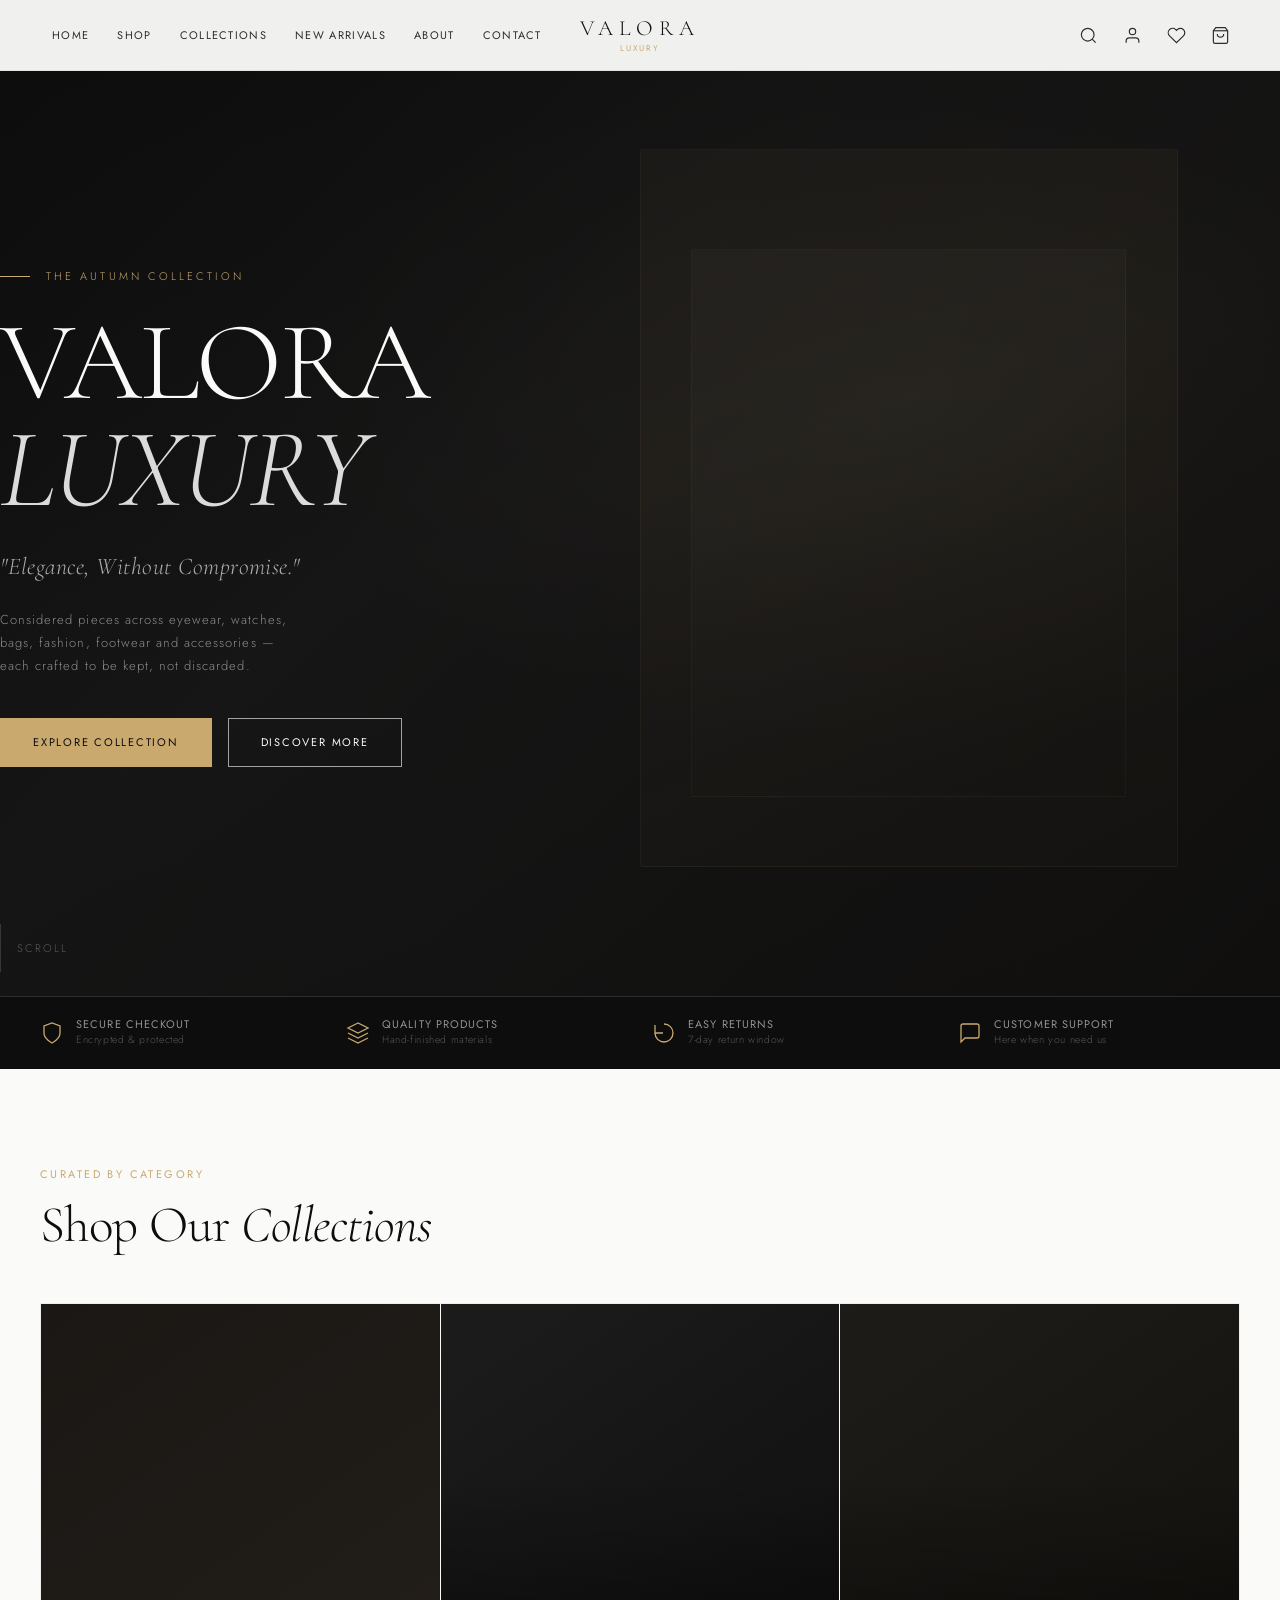
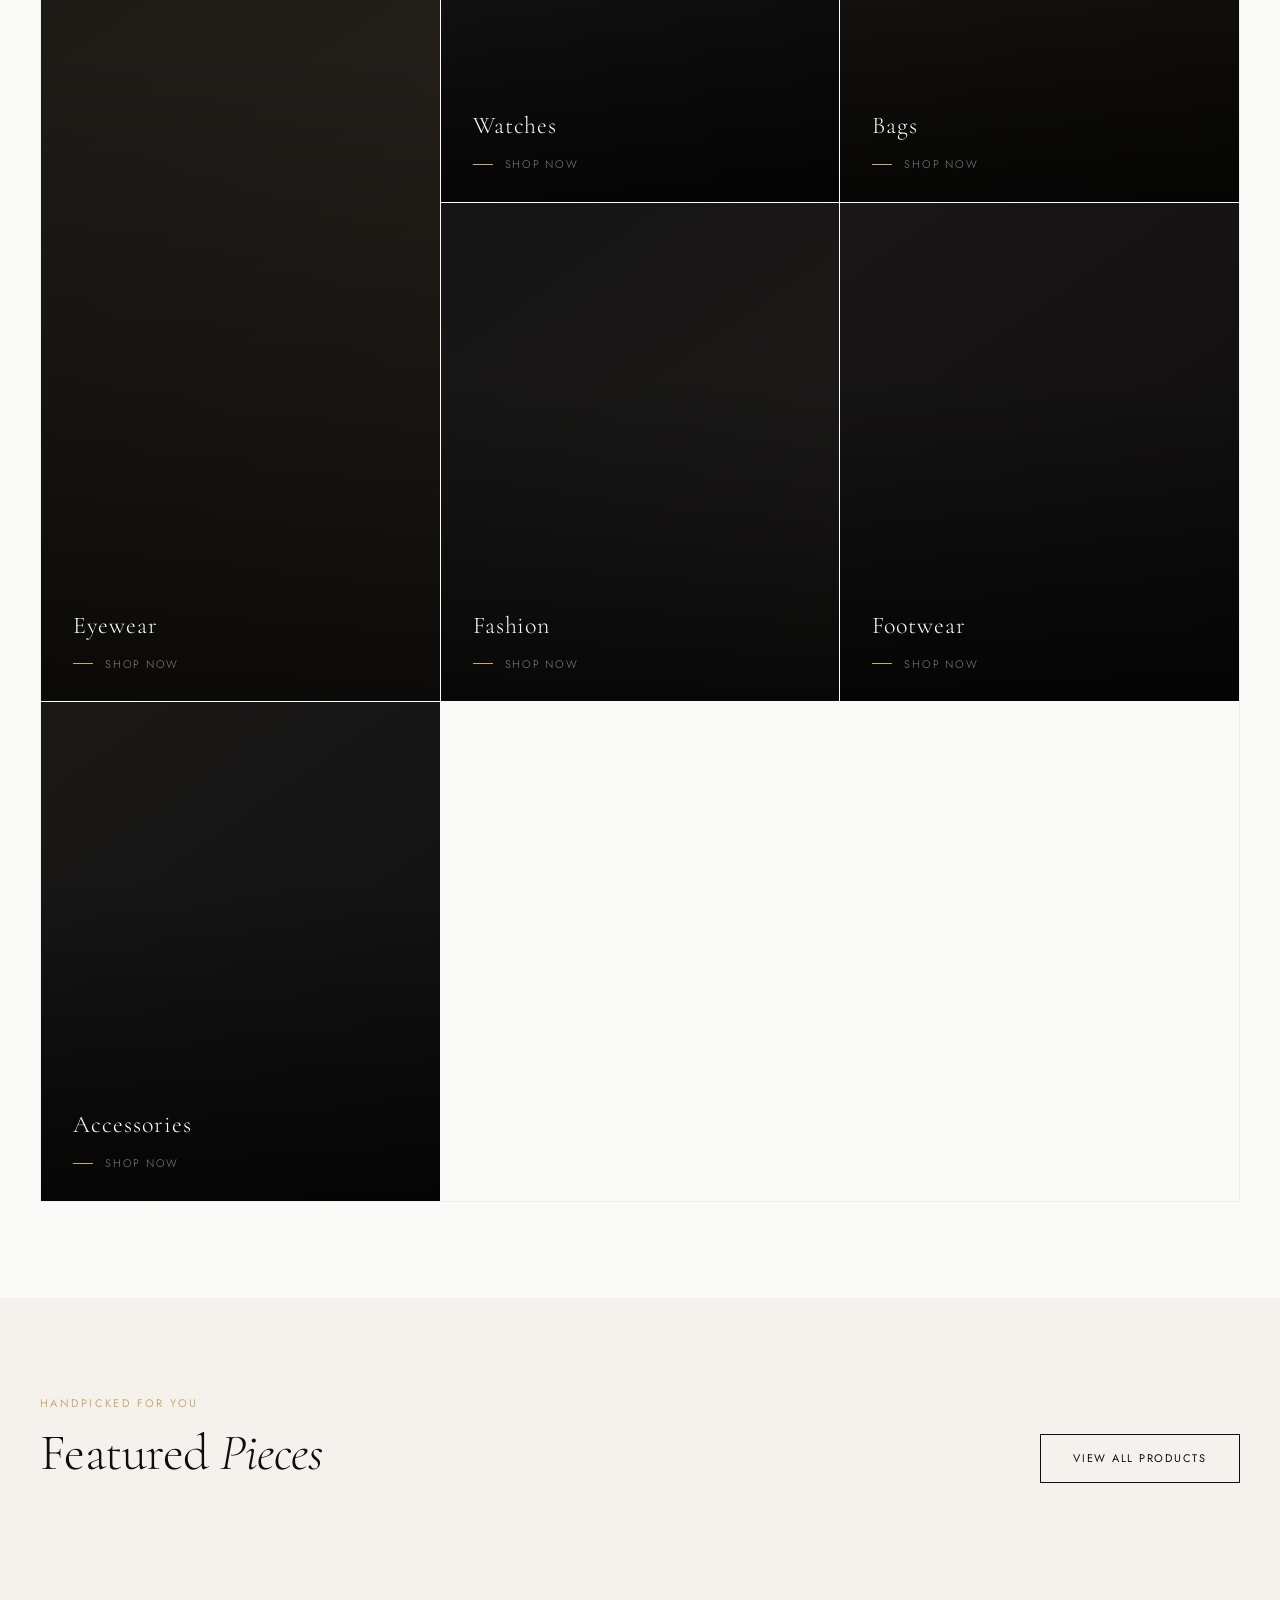
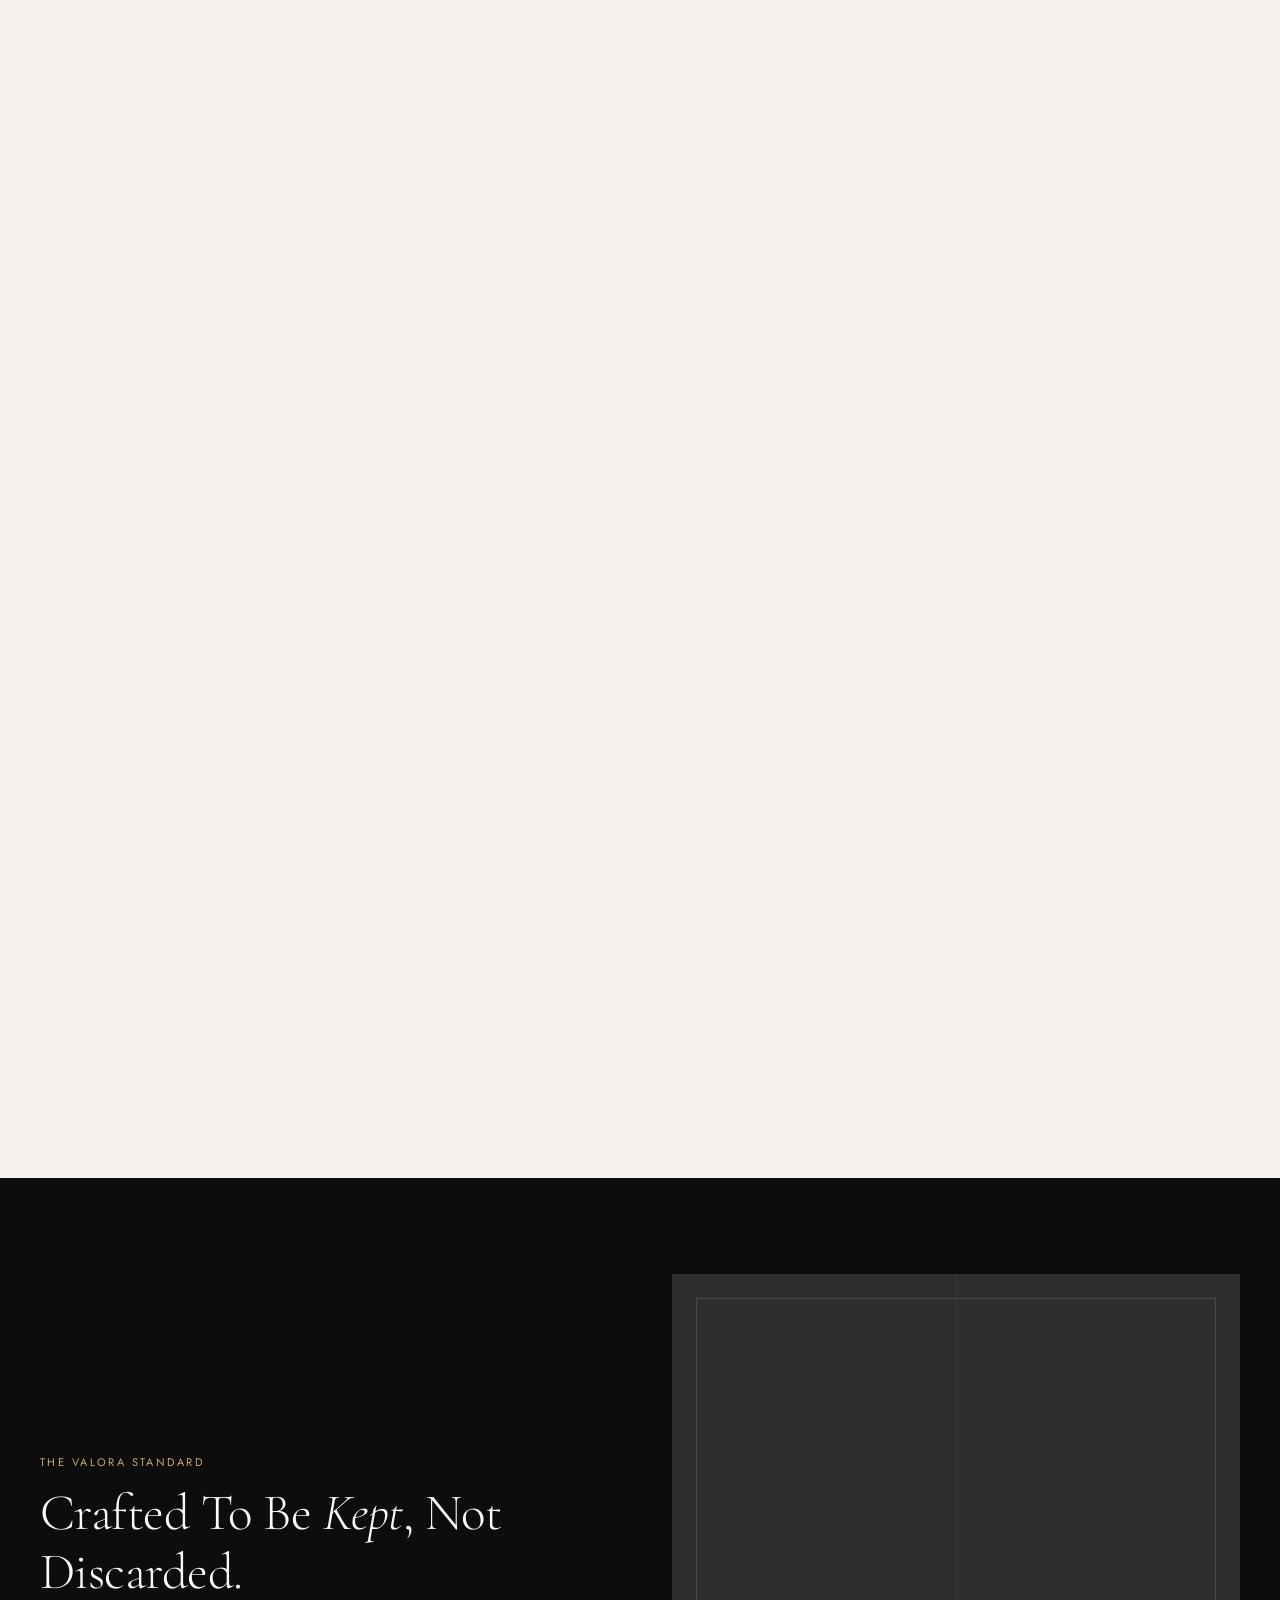
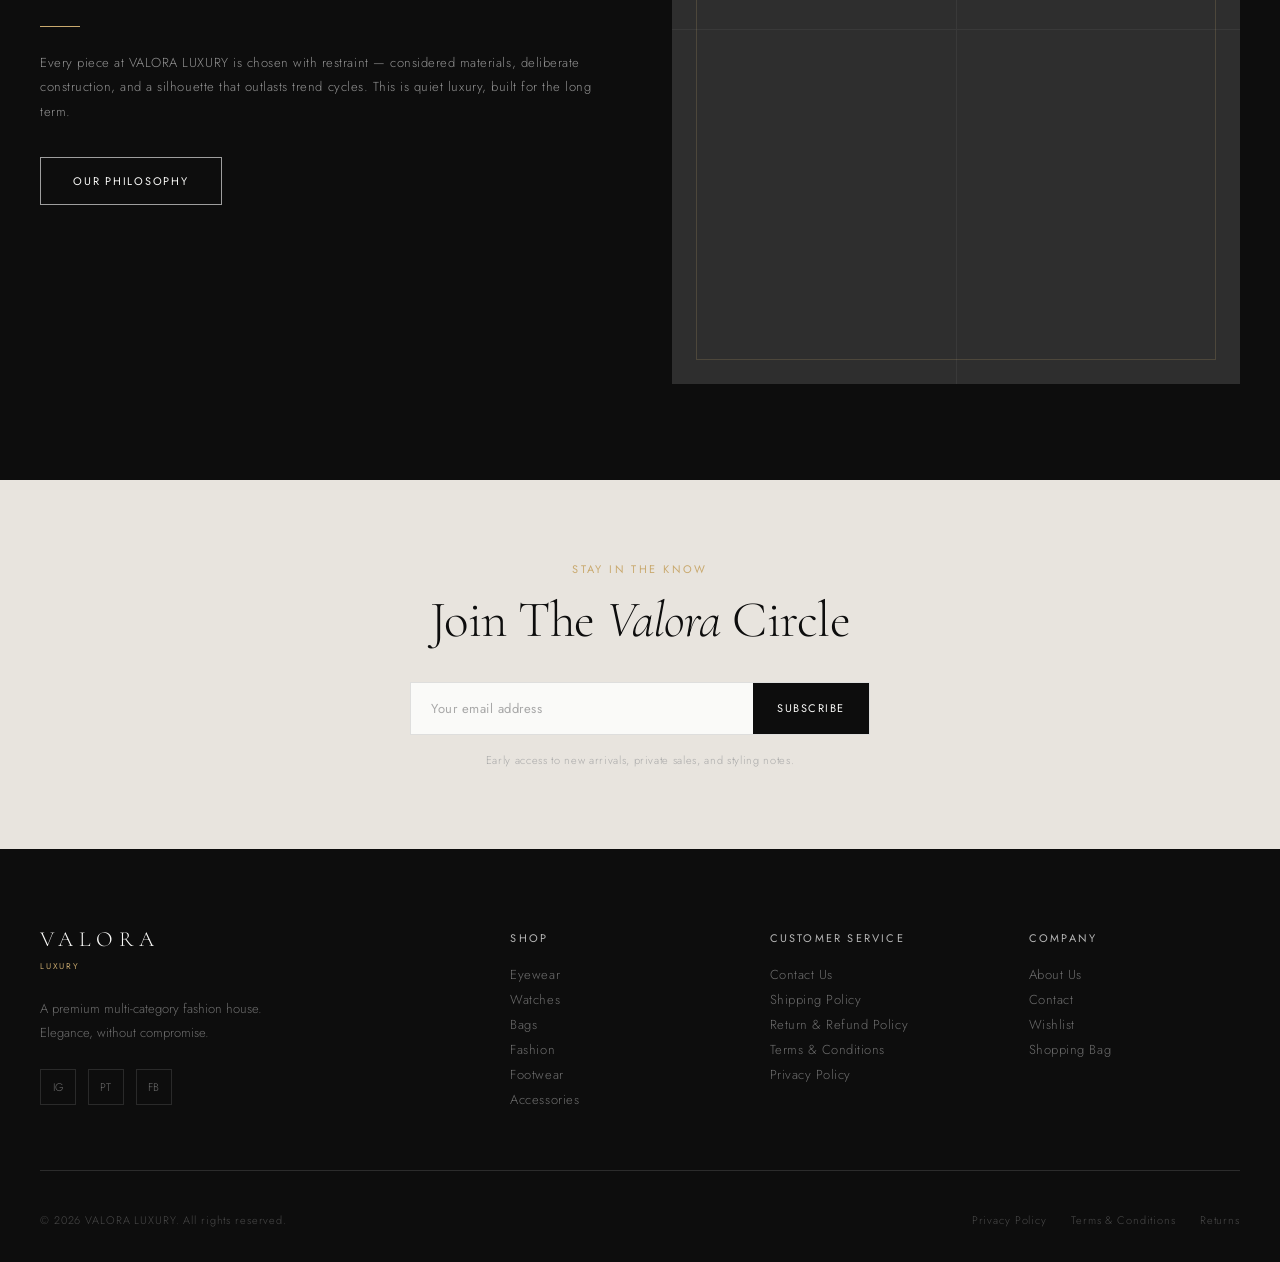
<file: index.html>
<!DOCTYPE html>
<html lang="en">
<head>
<meta charset="UTF-8" />
<meta name="viewport" content="width=device-width, initial-scale=1.0" />
<title>VALORA LUXURY — Elegance, Without Compromise.</title>
<meta name="description" content="VALORA LUXURY is a premium multi-category fashion house offering eyewear, watches, bags, fashion, footwear and accessories crafted for the discerning few." />

<!-- Open Graph -->
<meta property="og:title" content="VALORA LUXURY — Elegance, Without Compromise." />
<meta property="og:description" content="A premium multi-category fashion house — eyewear, watches, bags, fashion, footwear and accessories." />
<meta property="og:type" content="website" />
<meta property="og:site_name" content="VALORA LUXURY" />

<link rel="icon" href="data:image/svg+xml,<svg xmlns=%22http://www.w3.org/2000/svg%22 viewBox=%220 0 100 100%22><text y=%22.9em%22 font-size=%2290%22 fill=%22%23c9a96e%22>V</text></svg>" />
<link rel="stylesheet" href="css/style.css" />
</head>
<body>

<!-- ================= HEADER ================= -->
<header class="site-header">
  <div class="container header-inner">
    <button class="hamburger-btn" aria-label="Open menu"><span></span><span></span><span></span></button>

    <nav class="header-nav" aria-label="Primary">
      <ul class="nav-list">
        <li><a href="index.html">Home</a></li>
        <li><a href="shop.html">Shop</a></li>
        <li><a href="shop.html">Collections</a></li>
        <li><a href="shop.html?new=true">New Arrivals</a></li>
        <li><a href="about.html">About</a></li>
        <li><a href="contact.html">Contact</a></li>
      </ul>
    </nav>

    <a href="index.html" class="header-logo">
      <span class="logo-wordmark">Valora</span>
      <span class="logo-tagline">Luxury</span>
    </a>

    <div class="header-actions">
      <button class="icon-btn search-trigger" data-search-trigger aria-label="Search">
        <svg width="19" height="19" viewBox="0 0 24 24" fill="none" stroke="currentColor" stroke-width="1.5"><circle cx="11" cy="11" r="8"/><line x1="21" y1="21" x2="16.65" y2="16.65"/></svg>
      </button>
      <a href="contact.html" class="icon-btn account-trigger" aria-label="Account">
        <svg width="19" height="19" viewBox="0 0 24 24" fill="none" stroke="currentColor" stroke-width="1.5"><path d="M20 21v-2a4 4 0 0 0-4-4H8a4 4 0 0 0-4 4v2"/><circle cx="12" cy="7" r="4"/></svg>
      </a>
      <a href="wishlist.html" class="icon-btn" aria-label="Wishlist">
        <svg width="19" height="19" viewBox="0 0 24 24" fill="none" stroke="currentColor" stroke-width="1.5"><path d="M20.8 4.6a5.5 5.5 0 0 0-7.8 0L12 5.6l-1-1a5.5 5.5 0 0 0-7.8 7.8l1 1L12 21l7.8-7.6 1-1a5.5 5.5 0 0 0 0-7.8z"/></svg>
        <span class="cart-badge" data-wishlist-count style="display:none;">0</span>
      </a>
      <a href="cart.html" class="icon-btn" aria-label="Cart">
        <svg width="19" height="19" viewBox="0 0 24 24" fill="none" stroke="currentColor" stroke-width="1.5"><path d="M6 2 3 6v14a2 2 0 0 0 2 2h14a2 2 0 0 0 2-2V6l-3-4Z"/><path d="M3 6h18"/><path d="M16 10a4 4 0 0 1-8 0"/></svg>
        <span class="cart-badge" data-cart-count style="display:none;">0</span>
      </a>
    </div>
  </div>
</header>

<!-- ================= MOBILE NAV ================= -->
<nav class="mobile-nav" aria-label="Mobile">
  <ul class="mobile-nav-list">
    <li><a href="index.html">Home</a></li>
    <li><a href="shop.html">Shop</a></li>
    <li><a href="shop.html">Collections</a></li>
    <li><a href="shop.html?new=true">New Arrivals</a></li>
    <li><a href="about.html">About</a></li>
    <li><a href="contact.html">Contact</a></li>
  </ul>
  <div style="display:flex; gap: 1rem;">
    <a href="wishlist.html" class="btn btn--outline" style="flex:1;">Wishlist</a>
    <a href="cart.html" class="btn btn--primary" style="flex:1;">Cart</a>
  </div>
</nav>

<!-- ================= SEARCH OVERLAY ================= -->
<div class="search-overlay">
  <div class="search-box">
    <div class="search-input-wrap">
      <input type="text" placeholder="Search products, categories…" autocomplete="off" />
      <button class="search-close">Close ✕</button>
    </div>
    <div class="search-results"></div>
  </div>
</div>

<main>

  <!-- ================= HERO ================= -->
  <section class="hero">
    <div class="hero-visual"></div>
    <div class="hero-bg"></div>
    <div class="container hero-content">
      <p class="hero-eyebrow">The Autumn Collection</p>
      <h1 class="hero-title">VALORA<br /><em>LUXURY</em></h1>
      <p class="hero-tagline">"Elegance, Without Compromise."</p>
      <p class="hero-copy">Considered pieces across eyewear, watches, bags, fashion, footwear and accessories — each crafted to be kept, not discarded.</p>
      <div class="hero-ctas">
        <a href="shop.html" class="btn btn--gold">Explore Collection</a>
        <a href="about.html" class="btn btn--outline-light">Discover More</a>
      </div>
    </div>
    <div class="container hero-scroll">
      <span class="hero-scroll-line"></span>
      Scroll
    </div>
  </section>

  <!-- ================= TRUST BAR ================= -->
  <section class="trust-bar">
    <div class="container trust-bar-inner">
      <div class="trust-item">
        <svg width="24" height="24" viewBox="0 0 24 24" fill="none" stroke="currentColor" stroke-width="1.3"><path d="M12 22s8-4 8-10V5l-8-3-8 3v7c0 6 8 10 8 10Z"/></svg>
        <div>
          <div class="trust-item-label">Secure Checkout</div>
          <div class="trust-item-sub">Encrypted &amp; protected</div>
        </div>
      </div>
      <div class="trust-item">
        <svg width="24" height="24" viewBox="0 0 24 24" fill="none" stroke="currentColor" stroke-width="1.3"><path d="M12 2 2 7l10 5 10-5-10-5Z"/><path d="M2 17l10 5 10-5"/><path d="M2 12l10 5 10-5"/></svg>
        <div>
          <div class="trust-item-label">Quality Products</div>
          <div class="trust-item-sub">Hand-finished materials</div>
        </div>
      </div>
      <div class="trust-item">
        <svg width="24" height="24" viewBox="0 0 24 24" fill="none" stroke="currentColor" stroke-width="1.3"><path d="M3 12a9 9 0 1 0 9-9"/><path d="M3 4v8h8"/></svg>
        <div>
          <div class="trust-item-label">Easy Returns</div>
          <div class="trust-item-sub">7-day return window</div>
        </div>
      </div>
      <div class="trust-item">
        <svg width="24" height="24" viewBox="0 0 24 24" fill="none" stroke="currentColor" stroke-width="1.3"><path d="M21 15a2 2 0 0 1-2 2H7l-4 4V5a2 2 0 0 1 2-2h14a2 2 0 0 1 2 2Z"/></svg>
        <div>
          <div class="trust-item-label">Customer Support</div>
          <div class="trust-item-sub">Here when you need us</div>
        </div>
      </div>
    </div>
  </section>

  <!-- ================= COLLECTIONS ================= -->
  <section class="section-collections">
    <div class="container">
      <div class="section-header fade-up">
        <span class="section-label">Curated By Category</span>
        <h2 class="section-title">Shop Our <em>Collections</em></h2>
      </div>

      <div class="collections-grid">
        <a href="shop.html?category=eyewear" class="collection-card">
          <div class="collection-card-img-placeholder"></div>
          <div class="collection-card-overlay"></div>
          <div class="collection-card-content">
            <h3 class="collection-card-name">Eyewear</h3>
            <span class="collection-card-count">Shop Now</span>
          </div>
        </a>
        <a href="shop.html?category=watches" class="collection-card">
          <div class="collection-card-img-placeholder"></div>
          <div class="collection-card-overlay"></div>
          <div class="collection-card-content">
            <h3 class="collection-card-name">Watches</h3>
            <span class="collection-card-count">Shop Now</span>
          </div>
        </a>
        <a href="shop.html?category=bags" class="collection-card">
          <div class="collection-card-img-placeholder"></div>
          <div class="collection-card-overlay"></div>
          <div class="collection-card-content">
            <h3 class="collection-card-name">Bags</h3>
            <span class="collection-card-count">Shop Now</span>
          </div>
        </a>
        <a href="shop.html?category=fashion" class="collection-card">
          <div class="collection-card-img-placeholder"></div>
          <div class="collection-card-overlay"></div>
          <div class="collection-card-content">
            <h3 class="collection-card-name">Fashion</h3>
            <span class="collection-card-count">Shop Now</span>
          </div>
        </a>
        <a href="shop.html?category=footwear" class="collection-card">
          <div class="collection-card-img-placeholder"></div>
          <div class="collection-card-overlay"></div>
          <div class="collection-card-content">
            <h3 class="collection-card-name">Footwear</h3>
            <span class="collection-card-count">Shop Now</span>
          </div>
        </a>
        <a href="shop.html?category=accessories" class="collection-card">
          <div class="collection-card-img-placeholder"></div>
          <div class="collection-card-overlay"></div>
          <div class="collection-card-content">
            <h3 class="collection-card-name">Accessories</h3>
            <span class="collection-card-count">Shop Now</span>
          </div>
        </a>
      </div>
    </div>
  </section>

  <!-- ================= FEATURED PRODUCTS ================= -->
  <section class="section-products">
    <div class="container">
      <div class="section-products-header fade-up">
        <div>
          <span class="section-label">Handpicked For You</span>
          <h2 class="section-title">Featured <em>Pieces</em></h2>
        </div>
        <a href="shop.html" class="btn btn--outline">View All Products</a>
      </div>

      <div class="product-grid" data-featured-grid>
        <!-- Products rendered by js/home.js -->
      </div>
    </div>
  </section>

  <!-- ================= EDITORIAL STRIP ================= -->
  <section class="editorial-strip">
    <div class="container editorial-inner">
      <div class="editorial-text fade-up">
        <span class="section-label">The Valora Standard</span>
        <h2 class="section-title">Crafted To Be <em>Kept</em>, Not Discarded.</h2>
        <div class="divider"></div>
        <p class="editorial-body">Every piece at VALORA LUXURY is chosen with restraint — considered materials, deliberate construction, and a silhouette that outlasts trend cycles. This is quiet luxury, built for the long term.</p>
        <a href="about.html" class="btn btn--outline-light">Our Philosophy</a>
      </div>
      <div class="editorial-visual fade-in">
        <div class="editorial-grid">
          <div class="editorial-grid-cell"></div>
          <div class="editorial-grid-cell"></div>
          <div class="editorial-grid-cell"></div>
          <div class="editorial-grid-cell"></div>
        </div>
      </div>
    </div>
  </section>

  <!-- ================= NEWSLETTER ================= -->
  <section class="section-newsletter">
    <div class="container">
      <span class="section-label">Stay In The Know</span>
      <h2 class="section-title">Join The <em>Valora</em> Circle</h2>
      <form class="newsletter-form">
        <input type="email" class="newsletter-input" placeholder="Your email address" required />
        <button type="submit" class="newsletter-submit">Subscribe</button>
      </form>
      <p class="newsletter-note">Early access to new arrivals, private sales, and styling notes.</p>
    </div>
  </section>

</main>

<!-- ================= FOOTER ================= -->
<footer class="site-footer">
  <div class="container">
    <div class="footer-top">
      <div class="footer-brand">
        <span class="logo-wordmark">Valora</span>
        <span class="logo-tagline">Luxury</span>
        <p class="footer-brand-desc">A premium multi-category fashion house. Elegance, without compromise.</p>
        <div class="footer-social">
          <a href="#" class="social-link" aria-label="Instagram">IG</a>
          <a href="#" class="social-link" aria-label="Pinterest">PT</a>
          <a href="#" class="social-link" aria-label="Facebook">FB</a>
        </div>
      </div>
      <div>
        <h4 class="footer-col-title">Shop</h4>
        <div class="footer-links">
          <a href="shop.html?category=eyewear">Eyewear</a>
          <a href="shop.html?category=watches">Watches</a>
          <a href="shop.html?category=bags">Bags</a>
          <a href="shop.html?category=fashion">Fashion</a>
          <a href="shop.html?category=footwear">Footwear</a>
          <a href="shop.html?category=accessories">Accessories</a>
        </div>
      </div>
      <div>
        <h4 class="footer-col-title">Customer Service</h4>
        <div class="footer-links">
          <a href="contact.html">Contact Us</a>
          <a href="shipping.html">Shipping Policy</a>
          <a href="returns.html">Return &amp; Refund Policy</a>
          <a href="terms.html">Terms &amp; Conditions</a>
          <a href="privacy.html">Privacy Policy</a>
        </div>
      </div>
      <div>
        <h4 class="footer-col-title">Company</h4>
        <div class="footer-links">
          <a href="about.html">About Us</a>
          <a href="contact.html">Contact</a>
          <a href="wishlist.html">Wishlist</a>
          <a href="cart.html">Shopping Bag</a>
        </div>
      </div>
    </div>
    <div class="footer-bottom">
      <p class="footer-copyright">© 2026 VALORA LUXURY. All rights reserved.</p>
      <div class="footer-legal">
        <a href="privacy.html">Privacy Policy</a>
        <a href="terms.html">Terms &amp; Conditions</a>
        <a href="returns.html">Returns</a>
      </div>
    </div>
  </div>
</footer>

<script src="js/products.js"></script>
<script src="js/cart.js"></script>
<script src="js/wishlist.js"></script>
<script src="js/ui.js"></script>
<script src="js/home.js"></script>
</body>
</html>
</file>
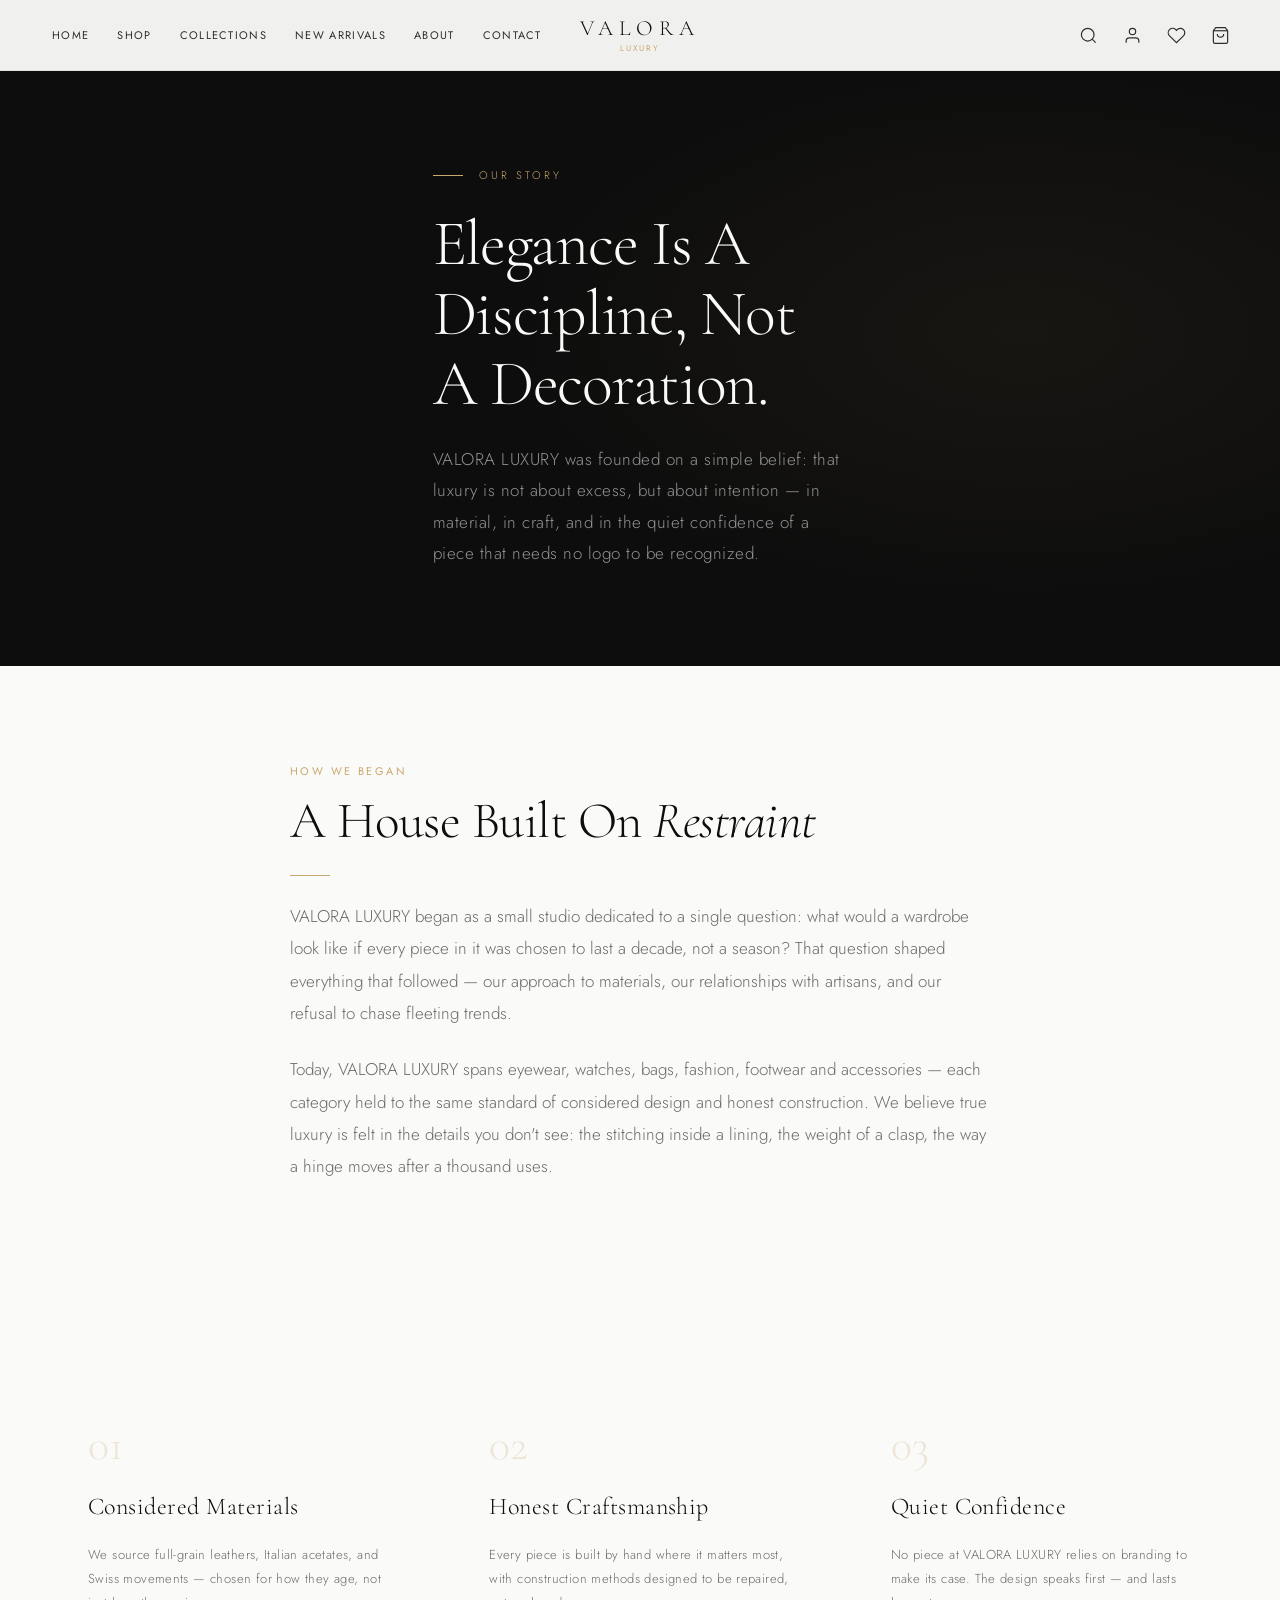
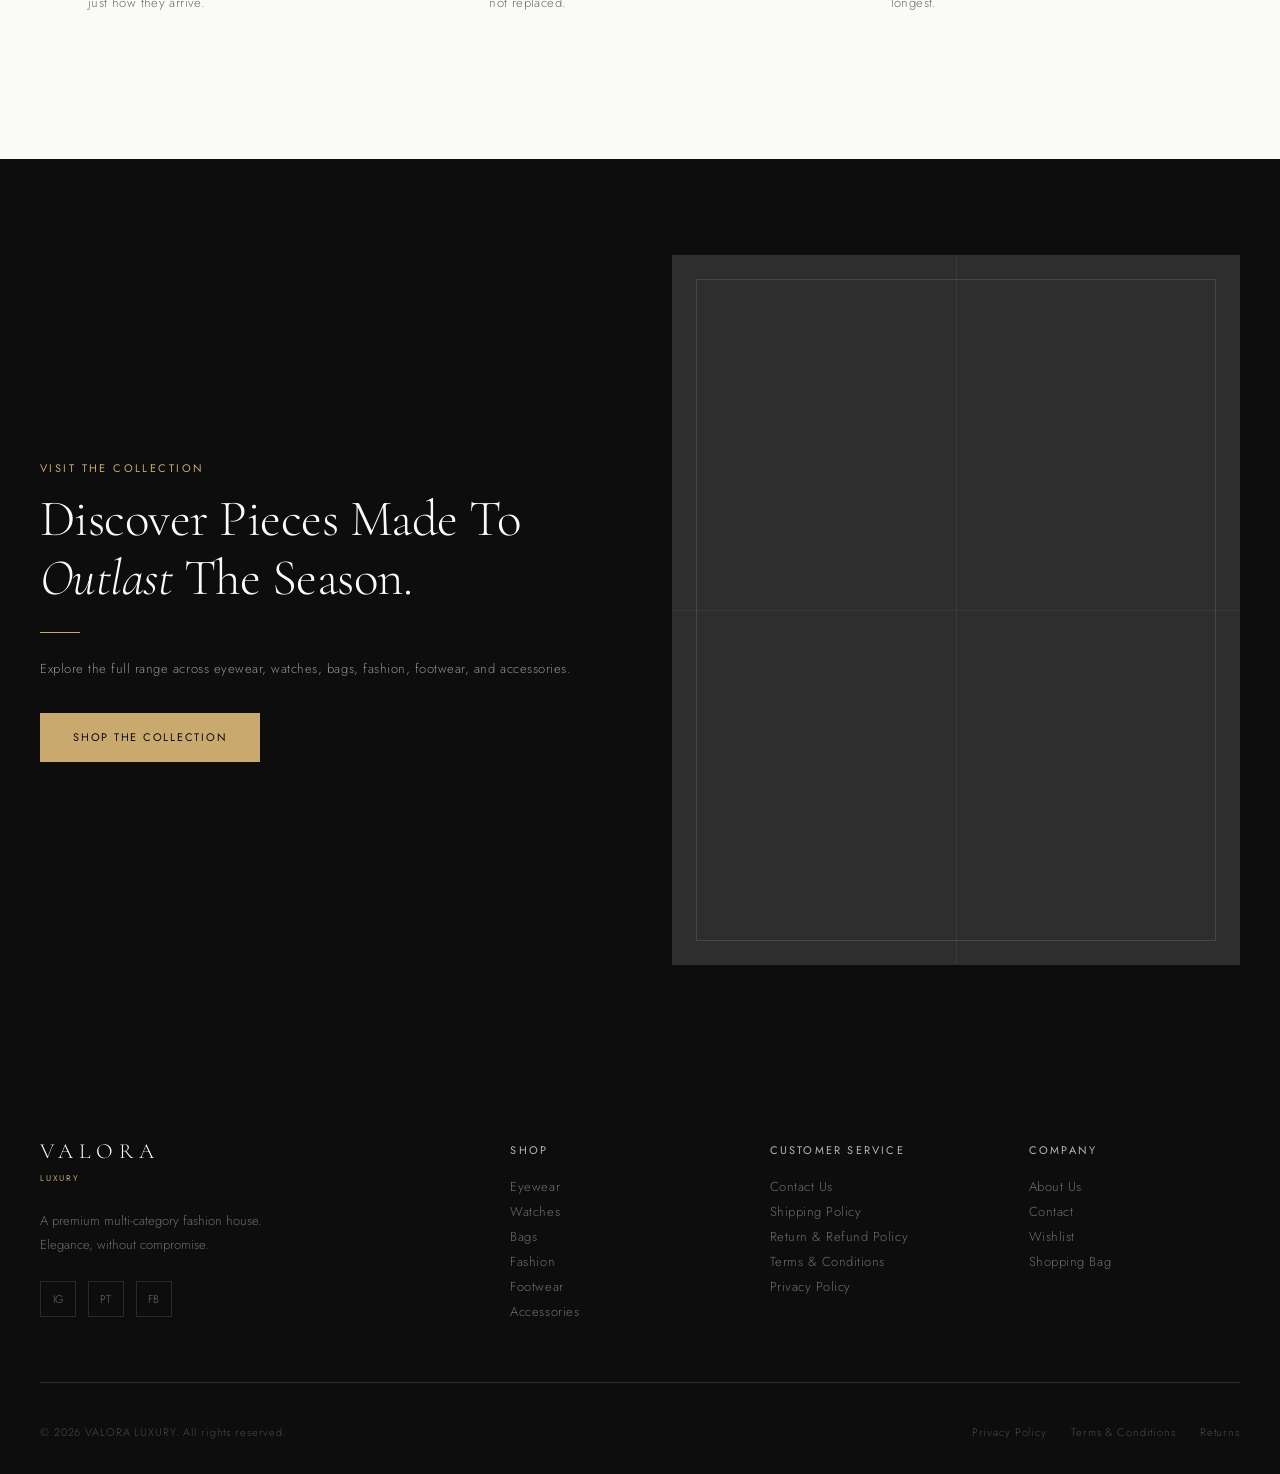
<file: about.html>
<!DOCTYPE html>
<html lang="en">
<head>
<meta charset="UTF-8" />
<meta name="viewport" content="width=device-width, initial-scale=1.0" />
<title>About — VALORA LUXURY</title>
<meta name="description" content="Learn about VALORA LUXURY — a premium multi-category fashion house built on restraint, craftsmanship and quiet elegance." />
<link rel="icon" href="data:image/svg+xml,<svg xmlns=%22http://www.w3.org/2000/svg%22 viewBox=%220 0 100 100%22><text y=%22.9em%22 font-size=%2290%22 fill=%22%23c9a96e%22>V</text></svg>" />
<link rel="stylesheet" href="css/style.css" />
</head>
<body>

<!-- ================= HEADER ================= -->
<header class="site-header">
  <div class="container header-inner">
    <button class="hamburger-btn" aria-label="Open menu"><span></span><span></span><span></span></button>
    <nav class="header-nav" aria-label="Primary">
      <ul class="nav-list">
        <li><a href="index.html">Home</a></li>
        <li><a href="shop.html">Shop</a></li>
        <li><a href="shop.html">Collections</a></li>
        <li><a href="shop.html?new=true">New Arrivals</a></li>
        <li><a href="about.html">About</a></li>
        <li><a href="contact.html">Contact</a></li>
      </ul>
    </nav>
    <a href="index.html" class="header-logo">
      <span class="logo-wordmark">Valora</span>
      <span class="logo-tagline">Luxury</span>
    </a>
    <div class="header-actions">
      <button class="icon-btn search-trigger" data-search-trigger aria-label="Search">
        <svg width="19" height="19" viewBox="0 0 24 24" fill="none" stroke="currentColor" stroke-width="1.5"><circle cx="11" cy="11" r="8"/><line x1="21" y1="21" x2="16.65" y2="16.65"/></svg>
      </button>
      <a href="contact.html" class="icon-btn account-trigger" aria-label="Account">
        <svg width="19" height="19" viewBox="0 0 24 24" fill="none" stroke="currentColor" stroke-width="1.5"><path d="M20 21v-2a4 4 0 0 0-4-4H8a4 4 0 0 0-4 4v2"/><circle cx="12" cy="7" r="4"/></svg>
      </a>
      <a href="wishlist.html" class="icon-btn" aria-label="Wishlist">
        <svg width="19" height="19" viewBox="0 0 24 24" fill="none" stroke="currentColor" stroke-width="1.5"><path d="M20.8 4.6a5.5 5.5 0 0 0-7.8 0L12 5.6l-1-1a5.5 5.5 0 0 0-7.8 7.8l1 1L12 21l7.8-7.6 1-1a5.5 5.5 0 0 0 0-7.8z"/></svg>
        <span class="cart-badge" data-wishlist-count style="display:none;">0</span>
      </a>
      <a href="cart.html" class="icon-btn" aria-label="Cart">
        <svg width="19" height="19" viewBox="0 0 24 24" fill="none" stroke="currentColor" stroke-width="1.5"><path d="M6 2 3 6v14a2 2 0 0 0 2 2h14a2 2 0 0 0 2-2V6l-3-4Z"/><path d="M3 6h18"/><path d="M16 10a4 4 0 0 1-8 0"/></svg>
        <span class="cart-badge" data-cart-count style="display:none;">0</span>
      </a>
    </div>
  </div>
</header>

<nav class="mobile-nav" aria-label="Mobile">
  <ul class="mobile-nav-list">
    <li><a href="index.html">Home</a></li>
    <li><a href="shop.html">Shop</a></li>
    <li><a href="shop.html">Collections</a></li>
    <li><a href="shop.html?new=true">New Arrivals</a></li>
    <li><a href="about.html">About</a></li>
    <li><a href="contact.html">Contact</a></li>
  </ul>
  <div style="display:flex; gap: 1rem;">
    <a href="wishlist.html" class="btn btn--outline" style="flex:1;">Wishlist</a>
    <a href="cart.html" class="btn btn--primary" style="flex:1;">Cart</a>
  </div>
</nav>

<div class="search-overlay">
  <div class="search-box">
    <div class="search-input-wrap">
      <input type="text" placeholder="Search products, categories…" autocomplete="off" />
      <button class="search-close">Close ✕</button>
    </div>
    <div class="search-results"></div>
  </div>
</div>

<main>

  <!-- ================= ABOUT HERO ================= -->
  <section class="about-hero">
    <div class="about-hero-bg"></div>
    <div class="container about-hero-content">
      <span class="hero-eyebrow">Our Story</span>
      <h1 class="about-hero-title">Elegance Is A Discipline, Not A Decoration.</h1>
      <p class="about-hero-body">VALORA LUXURY was founded on a simple belief: that luxury is not about excess, but about intention — in material, in craft, and in the quiet confidence of a piece that needs no logo to be recognized.</p>
    </div>
  </section>

  <!-- ================= STORY ================= -->
  <section class="section-collections">
    <div class="container" style="max-width: 780px;">
      <span class="section-label fade-up">How We Began</span>
      <h2 class="section-title fade-up">A House Built On <em>Restraint</em></h2>
      <div class="divider fade-up"></div>
      <p class="fade-up" style="font-size: var(--text-md); line-height: 1.9; color: var(--color-stone); margin-bottom: 1.5rem;">VALORA LUXURY began as a small studio dedicated to a single question: what would a wardrobe look like if every piece in it was chosen to last a decade, not a season? That question shaped everything that followed — our approach to materials, our relationships with artisans, and our refusal to chase fleeting trends.</p>
      <p class="fade-up" style="font-size: var(--text-md); line-height: 1.9; color: var(--color-stone);">Today, VALORA LUXURY spans eyewear, watches, bags, fashion, footwear and accessories — each category held to the same standard of considered design and honest construction. We believe true luxury is felt in the details you don't see: the stitching inside a lining, the weight of a clasp, the way a hinge moves after a thousand uses.</p>
    </div>
  </section>

  <!-- ================= VALUES ================= -->
  <section class="container">
    <div class="values-grid">
      <div class="value-card fade-up stagger-1">
        <div class="value-number">01</div>
        <h3 class="value-title">Considered Materials</h3>
        <p class="value-body">We source full-grain leathers, Italian acetates, and Swiss movements — chosen for how they age, not just how they arrive.</p>
      </div>
      <div class="value-card fade-up stagger-2">
        <div class="value-number">02</div>
        <h3 class="value-title">Honest Craftsmanship</h3>
        <p class="value-body">Every piece is built by hand where it matters most, with construction methods designed to be repaired, not replaced.</p>
      </div>
      <div class="value-card fade-up stagger-3">
        <div class="value-number">03</div>
        <h3 class="value-title">Quiet Confidence</h3>
        <p class="value-body">No piece at VALORA LUXURY relies on branding to make its case. The design speaks first — and lasts longest.</p>
      </div>
    </div>
  </section>

  <!-- ================= EDITORIAL CTA ================= -->
  <section class="editorial-strip">
    <div class="container editorial-inner">
      <div class="editorial-text fade-up">
        <span class="section-label">Visit The Collection</span>
        <h2 class="section-title">Discover Pieces Made To <em>Outlast</em> The Season.</h2>
        <div class="divider"></div>
        <p class="editorial-body">Explore the full range across eyewear, watches, bags, fashion, footwear, and accessories.</p>
        <a href="shop.html" class="btn btn--gold">Shop The Collection</a>
      </div>
      <div class="editorial-visual fade-in">
        <div class="editorial-grid">
          <div class="editorial-grid-cell"></div>
          <div class="editorial-grid-cell"></div>
          <div class="editorial-grid-cell"></div>
          <div class="editorial-grid-cell"></div>
        </div>
      </div>
    </div>
  </section>

</main>

<!-- ================= FOOTER ================= -->
<footer class="site-footer">
  <div class="container">
    <div class="footer-top">
      <div class="footer-brand">
        <span class="logo-wordmark">Valora</span>
        <span class="logo-tagline">Luxury</span>
        <p class="footer-brand-desc">A premium multi-category fashion house. Elegance, without compromise.</p>
        <div class="footer-social">
          <a href="#" class="social-link" aria-label="Instagram">IG</a>
          <a href="#" class="social-link" aria-label="Pinterest">PT</a>
          <a href="#" class="social-link" aria-label="Facebook">FB</a>
        </div>
      </div>
      <div>
        <h4 class="footer-col-title">Shop</h4>
        <div class="footer-links">
          <a href="shop.html?category=eyewear">Eyewear</a>
          <a href="shop.html?category=watches">Watches</a>
          <a href="shop.html?category=bags">Bags</a>
          <a href="shop.html?category=fashion">Fashion</a>
          <a href="shop.html?category=footwear">Footwear</a>
          <a href="shop.html?category=accessories">Accessories</a>
        </div>
      </div>
      <div>
        <h4 class="footer-col-title">Customer Service</h4>
        <div class="footer-links">
          <a href="contact.html">Contact Us</a>
          <a href="shipping.html">Shipping Policy</a>
          <a href="returns.html">Return &amp; Refund Policy</a>
          <a href="terms.html">Terms &amp; Conditions</a>
          <a href="privacy.html">Privacy Policy</a>
        </div>
      </div>
      <div>
        <h4 class="footer-col-title">Company</h4>
        <div class="footer-links">
          <a href="about.html">About Us</a>
          <a href="contact.html">Contact</a>
          <a href="wishlist.html">Wishlist</a>
          <a href="cart.html">Shopping Bag</a>
        </div>
      </div>
    </div>
    <div class="footer-bottom">
      <p class="footer-copyright">© 2026 VALORA LUXURY. All rights reserved.</p>
      <div class="footer-legal">
        <a href="privacy.html">Privacy Policy</a>
        <a href="terms.html">Terms &amp; Conditions</a>
        <a href="returns.html">Returns</a>
      </div>
    </div>
  </div>
</footer>

<script src="js/products.js"></script>
<script src="js/cart.js"></script>
<script src="js/wishlist.js"></script>
<script src="js/ui.js"></script>
</body>
</html>
</file>
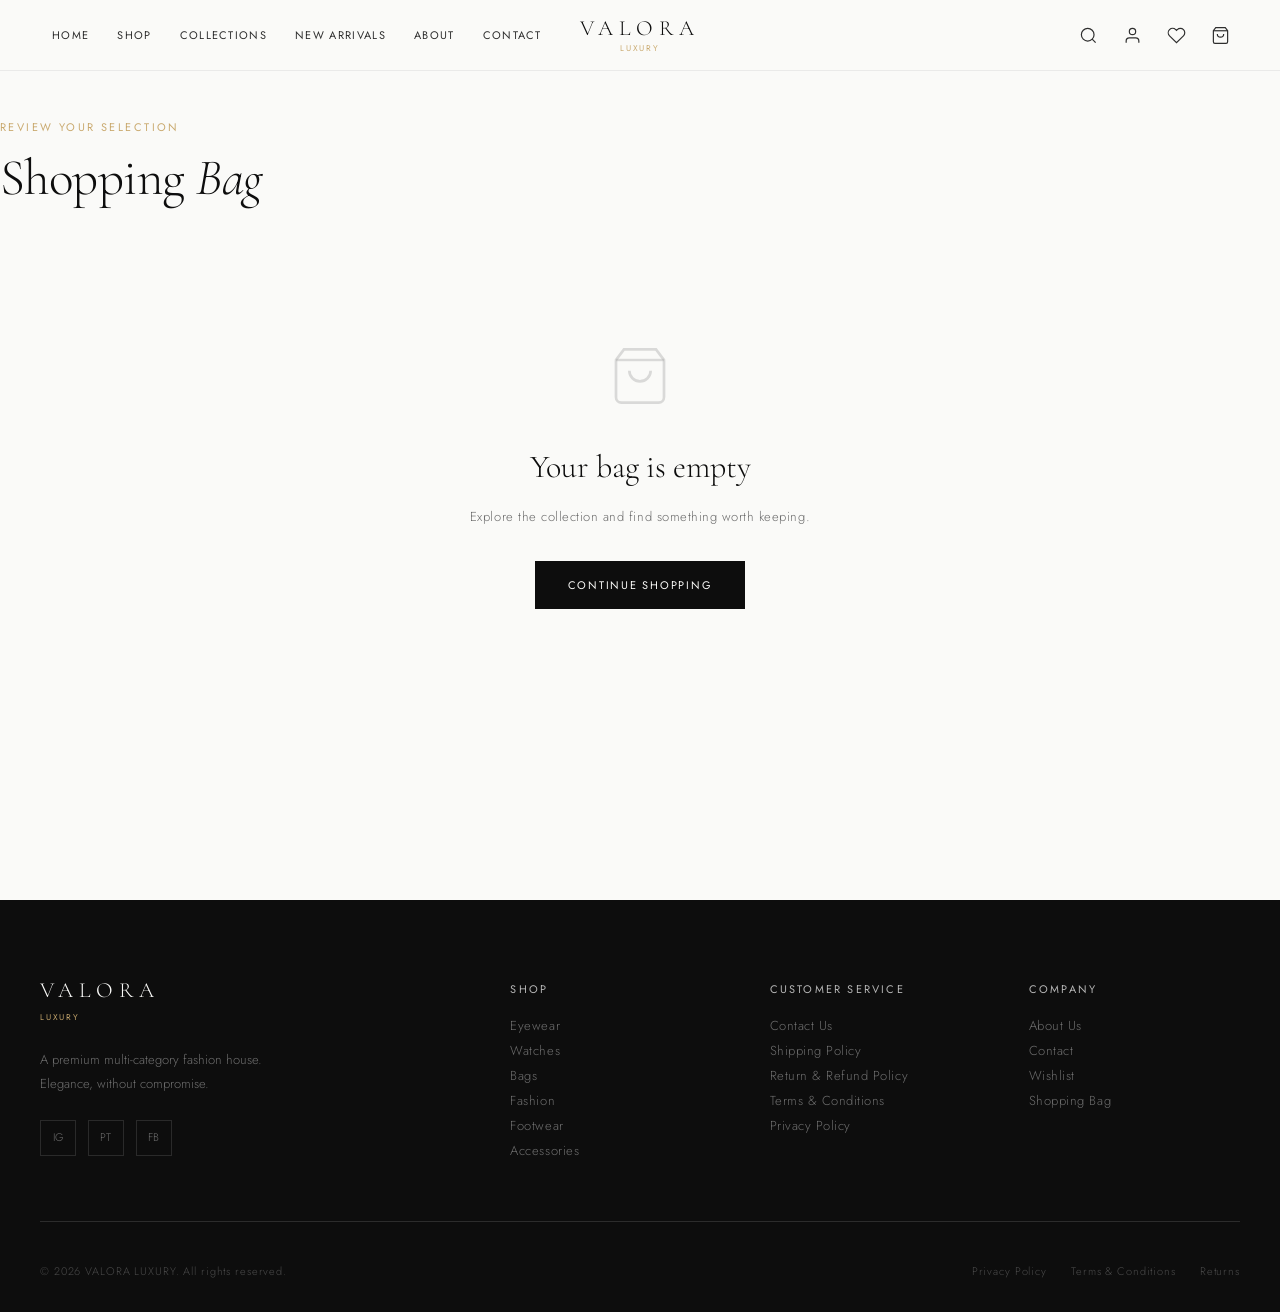
<file: cart.html>
<!DOCTYPE html>
<html lang="en">
<head>
<meta charset="UTF-8" />
<meta name="viewport" content="width=device-width, initial-scale=1.0" />
<title>Shopping Bag — VALORA LUXURY</title>
<meta name="description" content="Review the items in your VALORA LUXURY shopping bag." />
<link rel="icon" href="data:image/svg+xml,<svg xmlns=%22http://www.w3.org/2000/svg%22 viewBox=%220 0 100 100%22><text y=%22.9em%22 font-size=%2290%22 fill=%22%23c9a96e%22>V</text></svg>" />
<link rel="stylesheet" href="css/style.css" />
</head>
<body>

<!-- ================= HEADER ================= -->
<header class="site-header">
  <div class="container header-inner">
    <button class="hamburger-btn" aria-label="Open menu"><span></span><span></span><span></span></button>
    <nav class="header-nav" aria-label="Primary">
      <ul class="nav-list">
        <li><a href="index.html">Home</a></li>
        <li><a href="shop.html">Shop</a></li>
        <li><a href="shop.html">Collections</a></li>
        <li><a href="shop.html?new=true">New Arrivals</a></li>
        <li><a href="about.html">About</a></li>
        <li><a href="contact.html">Contact</a></li>
      </ul>
    </nav>
    <a href="index.html" class="header-logo">
      <span class="logo-wordmark">Valora</span>
      <span class="logo-tagline">Luxury</span>
    </a>
    <div class="header-actions">
      <button class="icon-btn search-trigger" data-search-trigger aria-label="Search">
        <svg width="19" height="19" viewBox="0 0 24 24" fill="none" stroke="currentColor" stroke-width="1.5"><circle cx="11" cy="11" r="8"/><line x1="21" y1="21" x2="16.65" y2="16.65"/></svg>
      </button>
      <a href="contact.html" class="icon-btn account-trigger" aria-label="Account">
        <svg width="19" height="19" viewBox="0 0 24 24" fill="none" stroke="currentColor" stroke-width="1.5"><path d="M20 21v-2a4 4 0 0 0-4-4H8a4 4 0 0 0-4 4v2"/><circle cx="12" cy="7" r="4"/></svg>
      </a>
      <a href="wishlist.html" class="icon-btn" aria-label="Wishlist">
        <svg width="19" height="19" viewBox="0 0 24 24" fill="none" stroke="currentColor" stroke-width="1.5"><path d="M20.8 4.6a5.5 5.5 0 0 0-7.8 0L12 5.6l-1-1a5.5 5.5 0 0 0-7.8 7.8l1 1L12 21l7.8-7.6 1-1a5.5 5.5 0 0 0 0-7.8z"/></svg>
        <span class="cart-badge" data-wishlist-count style="display:none;">0</span>
      </a>
      <a href="cart.html" class="icon-btn" aria-label="Cart">
        <svg width="19" height="19" viewBox="0 0 24 24" fill="none" stroke="currentColor" stroke-width="1.5"><path d="M6 2 3 6v14a2 2 0 0 0 2 2h14a2 2 0 0 0 2-2V6l-3-4Z"/><path d="M3 6h18"/><path d="M16 10a4 4 0 0 1-8 0"/></svg>
        <span class="cart-badge" data-cart-count style="display:none;">0</span>
      </a>
    </div>
  </div>
</header>

<nav class="mobile-nav" aria-label="Mobile">
  <ul class="mobile-nav-list">
    <li><a href="index.html">Home</a></li>
    <li><a href="shop.html">Shop</a></li>
    <li><a href="shop.html">Collections</a></li>
    <li><a href="shop.html?new=true">New Arrivals</a></li>
    <li><a href="about.html">About</a></li>
    <li><a href="contact.html">Contact</a></li>
  </ul>
  <div style="display:flex; gap: 1rem;">
    <a href="wishlist.html" class="btn btn--outline" style="flex:1;">Wishlist</a>
    <a href="cart.html" class="btn btn--primary" style="flex:1;">Cart</a>
  </div>
</nav>

<div class="search-overlay">
  <div class="search-box">
    <div class="search-input-wrap">
      <input type="text" placeholder="Search products, categories…" autocomplete="off" />
      <button class="search-close">Close ✕</button>
    </div>
    <div class="search-results"></div>
  </div>
</div>

<main data-cart-page>
  <div class="container cart-page">

    <div style="margin-bottom: 2.5rem;">
      <span class="section-label">Review Your Selection</span>
      <h1 class="section-title">Shopping <em>Bag</em></h1>
    </div>

    <!-- EMPTY STATE -->
    <div class="empty-state" data-cart-empty style="display:none;">
      <svg class="empty-state-icon" viewBox="0 0 24 24" fill="none" stroke="currentColor" stroke-width="1"><path d="M6 2 3 6v14a2 2 0 0 0 2 2h14a2 2 0 0 0 2-2V6l-3-4Z"/><path d="M3 6h18"/><path d="M16 10a4 4 0 0 1-8 0"/></svg>
      <h3 class="empty-state-title">Your bag is empty</h3>
      <p class="empty-state-body">Explore the collection and find something worth keeping.</p>
      <a href="shop.html" class="btn btn--primary">Continue Shopping</a>
    </div>

    <!-- CART LAYOUT -->
    <div class="cart-layout">
      <div>
        <div class="cart-items-header">
          <span>Product</span>
          <span>Price</span>
          <span>Quantity</span>
          <span>Total</span>
          <span></span>
        </div>
        <div data-cart-items></div>
      </div>

      <aside class="cart-summary">
        <h3 class="cart-summary-title">Order Summary</h3>
        <div class="cart-summary-row">
          <span data-cart-item-count>0 Items</span>
          <span></span>
        </div>
        <div class="cart-summary-row">
          <span>Subtotal</span>
          <span data-cart-subtotal>₹0</span>
        </div>
        <div class="cart-summary-row">
          <span>Shipping</span>
          <span data-cart-shipping>Complimentary</span>
        </div>
        <div class="cart-summary-row total">
          <span>Total</span>
          <span data-cart-total>₹0</span>
        </div>

        <div class="cart-promo">
          <input type="text" class="cart-promo-input" placeholder="Promo code" />
          <button class="cart-promo-btn" onclick="showToast('Promo codes coming soon')">Apply</button>
        </div>

        <a href="checkout.html" class="btn btn--primary btn--full">Proceed to Checkout</a>
        <a href="shop.html" class="btn btn--outline btn--full" style="margin-top: 0.75rem;">Continue Shopping</a>
      </aside>
    </div>

  </div>
</main>

<!-- ================= FOOTER ================= -->
<footer class="site-footer">
  <div class="container">
    <div class="footer-top">
      <div class="footer-brand">
        <span class="logo-wordmark">Valora</span>
        <span class="logo-tagline">Luxury</span>
        <p class="footer-brand-desc">A premium multi-category fashion house. Elegance, without compromise.</p>
        <div class="footer-social">
          <a href="#" class="social-link" aria-label="Instagram">IG</a>
          <a href="#" class="social-link" aria-label="Pinterest">PT</a>
          <a href="#" class="social-link" aria-label="Facebook">FB</a>
        </div>
      </div>
      <div>
        <h4 class="footer-col-title">Shop</h4>
        <div class="footer-links">
          <a href="shop.html?category=eyewear">Eyewear</a>
          <a href="shop.html?category=watches">Watches</a>
          <a href="shop.html?category=bags">Bags</a>
          <a href="shop.html?category=fashion">Fashion</a>
          <a href="shop.html?category=footwear">Footwear</a>
          <a href="shop.html?category=accessories">Accessories</a>
        </div>
      </div>
      <div>
        <h4 class="footer-col-title">Customer Service</h4>
        <div class="footer-links">
          <a href="contact.html">Contact Us</a>
          <a href="shipping.html">Shipping Policy</a>
          <a href="returns.html">Return &amp; Refund Policy</a>
          <a href="terms.html">Terms &amp; Conditions</a>
          <a href="privacy.html">Privacy Policy</a>
        </div>
      </div>
      <div>
        <h4 class="footer-col-title">Company</h4>
        <div class="footer-links">
          <a href="about.html">About Us</a>
          <a href="contact.html">Contact</a>
          <a href="wishlist.html">Wishlist</a>
          <a href="cart.html">Shopping Bag</a>
        </div>
      </div>
    </div>
    <div class="footer-bottom">
      <p class="footer-copyright">© 2026 VALORA LUXURY. All rights reserved.</p>
      <div class="footer-legal">
        <a href="privacy.html">Privacy Policy</a>
        <a href="terms.html">Terms &amp; Conditions</a>
        <a href="returns.html">Returns</a>
      </div>
    </div>
  </div>
</footer>

<script src="js/products.js"></script>
<script src="js/cart.js"></script>
<script src="js/wishlist.js"></script>
<script src="js/ui.js"></script>
<script src="js/cart-page.js"></script>
</body>
</html>
</file>
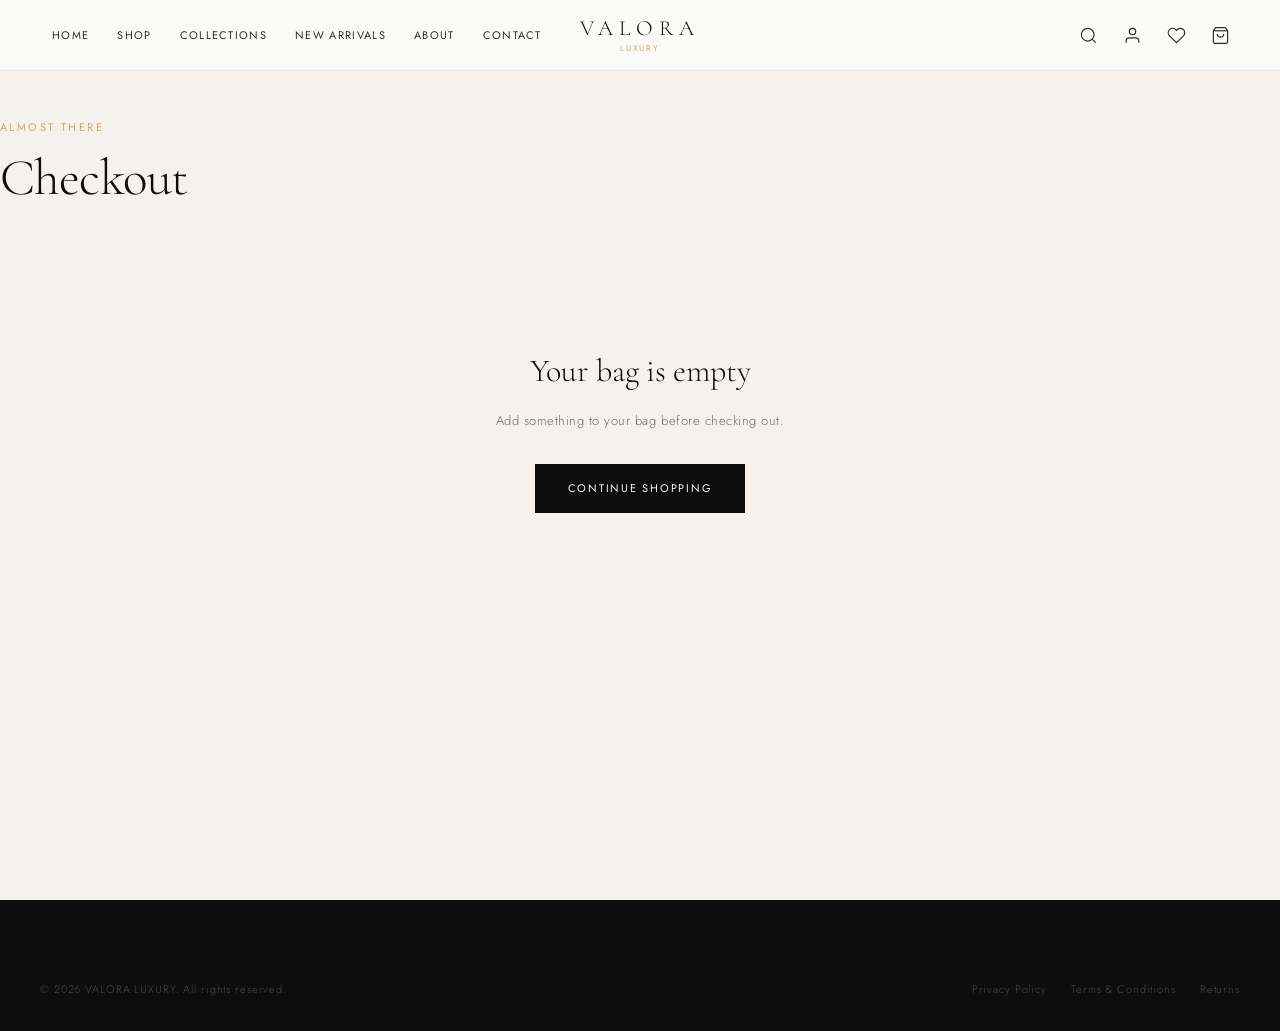
<file: checkout.html>
<!DOCTYPE html>
<html lang="en">
<head>
<meta charset="UTF-8" />
<meta name="viewport" content="width=device-width, initial-scale=1.0" />
<title>Checkout — VALORA LUXURY</title>
<meta name="description" content="Complete your VALORA LUXURY order." />
<meta name="robots" content="noindex" />
<link rel="icon" href="data:image/svg+xml,<svg xmlns=%22http://www.w3.org/2000/svg%22 viewBox=%220 0 100 100%22><text y=%22.9em%22 font-size=%2290%22 fill=%22%23c9a96e%22>V</text></svg>" />
<link rel="stylesheet" href="css/style.css" />
</head>
<body>

<!-- ================= HEADER ================= -->
<header class="site-header">
  <div class="container header-inner">
    <button class="hamburger-btn" aria-label="Open menu"><span></span><span></span><span></span></button>
    <nav class="header-nav" aria-label="Primary">
      <ul class="nav-list">
        <li><a href="index.html">Home</a></li>
        <li><a href="shop.html">Shop</a></li>
        <li><a href="shop.html">Collections</a></li>
        <li><a href="shop.html?new=true">New Arrivals</a></li>
        <li><a href="about.html">About</a></li>
        <li><a href="contact.html">Contact</a></li>
      </ul>
    </nav>
    <a href="index.html" class="header-logo">
      <span class="logo-wordmark">Valora</span>
      <span class="logo-tagline">Luxury</span>
    </a>
    <div class="header-actions">
      <button class="icon-btn search-trigger" data-search-trigger aria-label="Search">
        <svg width="19" height="19" viewBox="0 0 24 24" fill="none" stroke="currentColor" stroke-width="1.5"><circle cx="11" cy="11" r="8"/><line x1="21" y1="21" x2="16.65" y2="16.65"/></svg>
      </button>
      <a href="contact.html" class="icon-btn account-trigger" aria-label="Account">
        <svg width="19" height="19" viewBox="0 0 24 24" fill="none" stroke="currentColor" stroke-width="1.5"><path d="M20 21v-2a4 4 0 0 0-4-4H8a4 4 0 0 0-4 4v2"/><circle cx="12" cy="7" r="4"/></svg>
      </a>
      <a href="wishlist.html" class="icon-btn" aria-label="Wishlist">
        <svg width="19" height="19" viewBox="0 0 24 24" fill="none" stroke="currentColor" stroke-width="1.5"><path d="M20.8 4.6a5.5 5.5 0 0 0-7.8 0L12 5.6l-1-1a5.5 5.5 0 0 0-7.8 7.8l1 1L12 21l7.8-7.6 1-1a5.5 5.5 0 0 0 0-7.8z"/></svg>
        <span class="cart-badge" data-wishlist-count style="display:none;">0</span>
      </a>
      <a href="cart.html" class="icon-btn" aria-label="Cart">
        <svg width="19" height="19" viewBox="0 0 24 24" fill="none" stroke="currentColor" stroke-width="1.5"><path d="M6 2 3 6v14a2 2 0 0 0 2 2h14a2 2 0 0 0 2-2V6l-3-4Z"/><path d="M3 6h18"/><path d="M16 10a4 4 0 0 1-8 0"/></svg>
        <span class="cart-badge" data-cart-count style="display:none;">0</span>
      </a>
    </div>
  </div>
</header>

<nav class="mobile-nav" aria-label="Mobile">
  <ul class="mobile-nav-list">
    <li><a href="index.html">Home</a></li>
    <li><a href="shop.html">Shop</a></li>
    <li><a href="shop.html">Collections</a></li>
    <li><a href="shop.html?new=true">New Arrivals</a></li>
    <li><a href="about.html">About</a></li>
    <li><a href="contact.html">Contact</a></li>
  </ul>
  <div style="display:flex; gap: 1rem;">
    <a href="wishlist.html" class="btn btn--outline" style="flex:1;">Wishlist</a>
    <a href="cart.html" class="btn btn--primary" style="flex:1;">Cart</a>
  </div>
</nav>

<div class="search-overlay">
  <div class="search-box">
    <div class="search-input-wrap">
      <input type="text" placeholder="Search products, categories…" autocomplete="off" />
      <button class="search-close">Close ✕</button>
    </div>
    <div class="search-results"></div>
  </div>
</div>

<main data-checkout-page>
  <div class="container checkout-page">

    <div style="margin-bottom: 2.5rem;">
      <span class="section-label">Almost There</span>
      <h1 class="section-title">Checkout</h1>
    </div>

    <!-- EMPTY NOTICE -->
    <div class="empty-state" data-checkout-empty style="display:none;">
      <h3 class="empty-state-title">Your bag is empty</h3>
      <p class="empty-state-body">Add something to your bag before checking out.</p>
      <a href="shop.html" class="btn btn--primary">Continue Shopping</a>
    </div>

    <div class="checkout-layout">

      <!-- LEFT: FORM -->
      <div>
        <form data-checkout-form>

          <div class="checkout-panel" style="margin-bottom: 1.5rem;">
            <h3 class="checkout-section-title">Contact Information</h3>
            <div class="form-grid">
              <div class="form-field span-2">
                <label class="form-label" for="fullName">Full Name</label>
                <input type="text" id="fullName" class="form-input" placeholder="Your full name" required />
              </div>
              <div class="form-field">
                <label class="form-label" for="email">Email</label>
                <input type="email" id="email" class="form-input" placeholder="you@example.com" required />
              </div>
              <div class="form-field">
                <label class="form-label" for="phone">Phone</label>
                <input type="tel" id="phone" class="form-input" placeholder="+91 00000 00000" required />
              </div>
            </div>
          </div>

          <div class="checkout-panel" style="margin-bottom: 1.5rem;">
            <h3 class="checkout-section-title">Shipping Address</h3>
            <div class="form-grid">
              <div class="form-field span-2">
                <label class="form-label" for="address">Address</label>
                <input type="text" id="address" class="form-input" placeholder="Flat / House no., Street, Area" required />
              </div>
              <div class="form-field">
                <label class="form-label" for="city">City</label>
                <input type="text" id="city" class="form-input" placeholder="City" required />
              </div>
              <div class="form-field">
                <label class="form-label" for="state">State</label>
                <select id="state" class="form-input form-select" required>
                  <option value="">Select State</option>
                  <option>Andhra Pradesh</option>
                  <option>Delhi</option>
                  <option>Gujarat</option>
                  <option>Karnataka</option>
                  <option>Maharashtra</option>
                  <option>Punjab</option>
                  <option>Rajasthan</option>
                  <option>Tamil Nadu</option>
                  <option>Telangana</option>
                  <option>Uttar Pradesh</option>
                  <option>West Bengal</option>
                  <option>Other</option>
                </select>
              </div>
              <div class="form-field">
                <label class="form-label" for="pincode">PIN Code</label>
                <input type="text" id="pincode" class="form-input" placeholder="e.g. 110034" inputmode="numeric" required />
              </div>
              <div class="form-field">
                <label class="form-label" for="country">Country</label>
                <input type="text" id="country" class="form-input" value="India" readonly />
              </div>
            </div>
          </div>

          <div class="checkout-panel">
            <h3 class="checkout-section-title">Payment Method</h3>

            <div class="payment-methods">
              <div class="payment-method-option active" data-payment-option="card">
                <span class="payment-radio"></span>
                <div>
                  <div class="payment-method-label">Credit / Debit Card</div>
                  <div class="payment-method-sub">Visa, Mastercard, RuPay, Amex</div>
                </div>
              </div>
              <div class="payment-method-option" data-payment-option="upi">
                <span class="payment-radio"></span>
                <div>
                  <div class="payment-method-label">UPI</div>
                  <div class="payment-method-sub">Google Pay, PhonePe, Paytm &amp; more</div>
                </div>
              </div>
              <div class="payment-method-option" data-payment-option="cod">
                <span class="payment-radio"></span>
                <div>
                  <div class="payment-method-label">Cash on Delivery</div>
                  <div class="payment-method-sub">Pay when your order arrives</div>
                </div>
              </div>
            </div>

            <div class="payment-notice">
              <svg width="16" height="16" viewBox="0 0 24 24" fill="none" stroke="currentColor" stroke-width="1.3" style="flex-shrink:0; margin-top:2px;"><circle cx="12" cy="12" r="10"/><line x1="12" y1="16" x2="12" y2="12"/><line x1="12" y1="8" x2="12.01" y2="8"/></svg>
              <span>Payments are not yet live on this site. No card or bank details are collected here — this checkout captures your order information only, ready to connect to a secure payment gateway.</span>
            </div>

            <button type="submit" class="btn btn--primary btn--full" data-place-order style="margin-top: 1.5rem;">Place Order</button>
          </div>

        </form>
      </div>

      <!-- RIGHT: ORDER SUMMARY -->
      <aside class="order-summary-panel">
        <h3 class="cart-summary-title">Order Summary</h3>
        <div data-order-items></div>
        <div class="cart-summary-row" style="margin-top: 1rem;">
          <span>Subtotal</span>
          <span data-checkout-subtotal>₹0</span>
        </div>
        <div class="cart-summary-row">
          <span>Shipping</span>
          <span data-checkout-shipping>Complimentary</span>
        </div>
        <div class="cart-summary-row total">
          <span>Total</span>
          <span data-checkout-total>₹0</span>
        </div>
      </aside>

    </div>

  </div>
</main>

<!-- ================= FOOTER ================= -->
<footer class="site-footer">
  <div class="container">
    <div class="footer-bottom" style="border-top: none; padding-top:0;">
      <p class="footer-copyright">© 2026 VALORA LUXURY. All rights reserved.</p>
      <div class="footer-legal">
        <a href="privacy.html">Privacy Policy</a>
        <a href="terms.html">Terms &amp; Conditions</a>
        <a href="returns.html">Returns</a>
      </div>
    </div>
  </div>
</footer>

<script src="js/products.js"></script>
<script src="js/cart.js"></script>
<script src="js/wishlist.js"></script>
<script src="js/ui.js"></script>
<script src="js/checkout.js"></script>
</body>
</html>
</file>
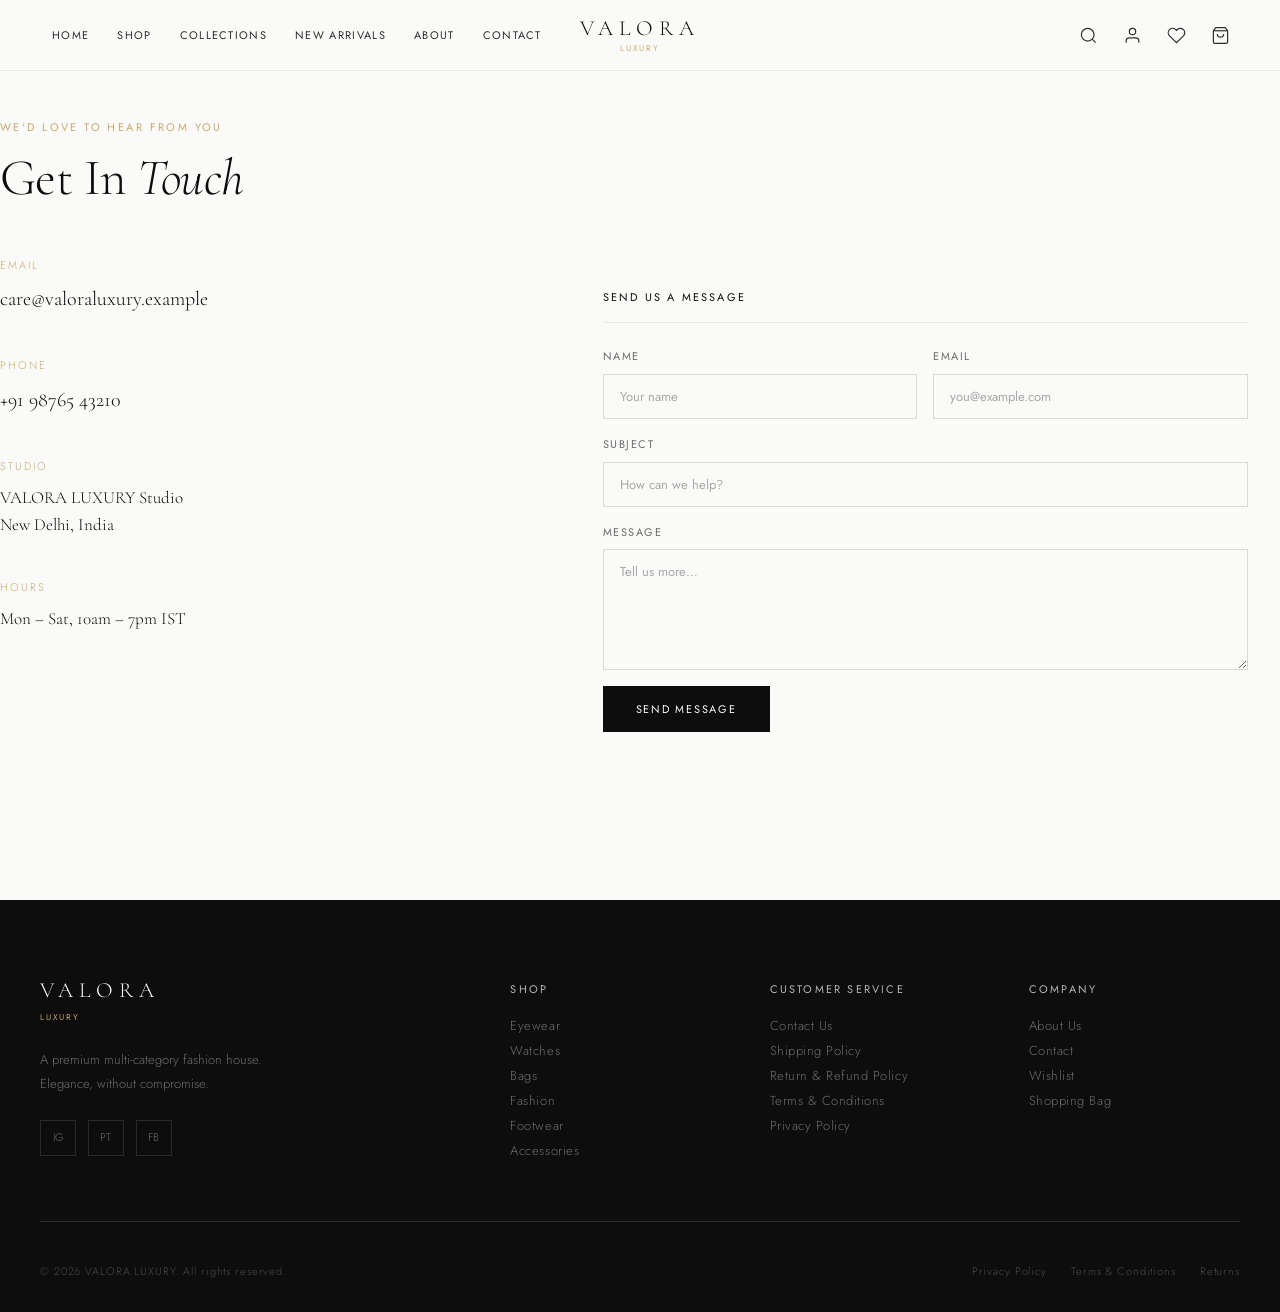
<file: contact.html>
<!DOCTYPE html>
<html lang="en">
<head>
<meta charset="UTF-8" />
<meta name="viewport" content="width=device-width, initial-scale=1.0" />
<title>Contact — VALORA LUXURY</title>
<meta name="description" content="Get in touch with the VALORA LUXURY team." />
<link rel="icon" href="data:image/svg+xml,<svg xmlns=%22http://www.w3.org/2000/svg%22 viewBox=%220 0 100 100%22><text y=%22.9em%22 font-size=%2290%22 fill=%22%23c9a96e%22>V</text></svg>" />
<link rel="stylesheet" href="css/style.css" />
</head>
<body>

<!-- ================= HEADER ================= -->
<header class="site-header">
  <div class="container header-inner">
    <button class="hamburger-btn" aria-label="Open menu"><span></span><span></span><span></span></button>
    <nav class="header-nav" aria-label="Primary">
      <ul class="nav-list">
        <li><a href="index.html">Home</a></li>
        <li><a href="shop.html">Shop</a></li>
        <li><a href="shop.html">Collections</a></li>
        <li><a href="shop.html?new=true">New Arrivals</a></li>
        <li><a href="about.html">About</a></li>
        <li><a href="contact.html">Contact</a></li>
      </ul>
    </nav>
    <a href="index.html" class="header-logo">
      <span class="logo-wordmark">Valora</span>
      <span class="logo-tagline">Luxury</span>
    </a>
    <div class="header-actions">
      <button class="icon-btn search-trigger" data-search-trigger aria-label="Search">
        <svg width="19" height="19" viewBox="0 0 24 24" fill="none" stroke="currentColor" stroke-width="1.5"><circle cx="11" cy="11" r="8"/><line x1="21" y1="21" x2="16.65" y2="16.65"/></svg>
      </button>
      <a href="contact.html" class="icon-btn account-trigger" aria-label="Account">
        <svg width="19" height="19" viewBox="0 0 24 24" fill="none" stroke="currentColor" stroke-width="1.5"><path d="M20 21v-2a4 4 0 0 0-4-4H8a4 4 0 0 0-4 4v2"/><circle cx="12" cy="7" r="4"/></svg>
      </a>
      <a href="wishlist.html" class="icon-btn" aria-label="Wishlist">
        <svg width="19" height="19" viewBox="0 0 24 24" fill="none" stroke="currentColor" stroke-width="1.5"><path d="M20.8 4.6a5.5 5.5 0 0 0-7.8 0L12 5.6l-1-1a5.5 5.5 0 0 0-7.8 7.8l1 1L12 21l7.8-7.6 1-1a5.5 5.5 0 0 0 0-7.8z"/></svg>
        <span class="cart-badge" data-wishlist-count style="display:none;">0</span>
      </a>
      <a href="cart.html" class="icon-btn" aria-label="Cart">
        <svg width="19" height="19" viewBox="0 0 24 24" fill="none" stroke="currentColor" stroke-width="1.5"><path d="M6 2 3 6v14a2 2 0 0 0 2 2h14a2 2 0 0 0 2-2V6l-3-4Z"/><path d="M3 6h18"/><path d="M16 10a4 4 0 0 1-8 0"/></svg>
        <span class="cart-badge" data-cart-count style="display:none;">0</span>
      </a>
    </div>
  </div>
</header>

<nav class="mobile-nav" aria-label="Mobile">
  <ul class="mobile-nav-list">
    <li><a href="index.html">Home</a></li>
    <li><a href="shop.html">Shop</a></li>
    <li><a href="shop.html">Collections</a></li>
    <li><a href="shop.html?new=true">New Arrivals</a></li>
    <li><a href="about.html">About</a></li>
    <li><a href="contact.html">Contact</a></li>
  </ul>
  <div style="display:flex; gap: 1rem;">
    <a href="wishlist.html" class="btn btn--outline" style="flex:1;">Wishlist</a>
    <a href="cart.html" class="btn btn--primary" style="flex:1;">Cart</a>
  </div>
</nav>

<div class="search-overlay">
  <div class="search-box">
    <div class="search-input-wrap">
      <input type="text" placeholder="Search products, categories…" autocomplete="off" />
      <button class="search-close">Close ✕</button>
    </div>
    <div class="search-results"></div>
  </div>
</div>

<main>
  <div class="container contact-page">

    <div style="margin-bottom: 3rem;">
      <span class="section-label">We'd Love To Hear From You</span>
      <h1 class="section-title">Get In <em>Touch</em></h1>
    </div>

    <div class="contact-layout">

      <!-- CONTACT INFO -->
      <div>
        <div class="contact-info-block">
          <div class="contact-info-label">Email</div>
          <div class="contact-info-value">care@valoraluxury.example</div>
        </div>
        <div class="contact-info-block">
          <div class="contact-info-label">Phone</div>
          <div class="contact-info-value">+91 98765 43210</div>
        </div>
        <div class="contact-info-block">
          <div class="contact-info-label">Studio</div>
          <div class="contact-info-value" style="font-size: var(--text-md); line-height: 1.6;">VALORA LUXURY Studio<br />New Delhi, India</div>
        </div>
        <div class="contact-info-block">
          <div class="contact-info-label">Hours</div>
          <div class="contact-info-value" style="font-size: var(--text-md);">Mon – Sat, 10am – 7pm IST</div>
        </div>
      </div>

      <!-- CONTACT FORM -->
      <div class="checkout-panel">
        <h3 class="checkout-section-title">Send Us A Message</h3>
        <form id="contactForm">
          <div class="form-grid" style="margin-bottom: 1rem;">
            <div class="form-field">
              <label class="form-label" for="cName">Name</label>
              <input type="text" id="cName" class="form-input" placeholder="Your name" required />
            </div>
            <div class="form-field">
              <label class="form-label" for="cEmail">Email</label>
              <input type="email" id="cEmail" class="form-input" placeholder="you@example.com" required />
            </div>
            <div class="form-field span-2">
              <label class="form-label" for="cSubject">Subject</label>
              <input type="text" id="cSubject" class="form-input" placeholder="How can we help?" required />
            </div>
            <div class="form-field span-2">
              <label class="form-label" for="cMessage">Message</label>
              <textarea id="cMessage" class="form-input" rows="5" placeholder="Tell us more…" required></textarea>
            </div>
          </div>
          <button type="submit" class="btn btn--primary">Send Message</button>
        </form>
      </div>

    </div>
  </div>
</main>

<!-- ================= FOOTER ================= -->
<footer class="site-footer">
  <div class="container">
    <div class="footer-top">
      <div class="footer-brand">
        <span class="logo-wordmark">Valora</span>
        <span class="logo-tagline">Luxury</span>
        <p class="footer-brand-desc">A premium multi-category fashion house. Elegance, without compromise.</p>
        <div class="footer-social">
          <a href="#" class="social-link" aria-label="Instagram">IG</a>
          <a href="#" class="social-link" aria-label="Pinterest">PT</a>
          <a href="#" class="social-link" aria-label="Facebook">FB</a>
        </div>
      </div>
      <div>
        <h4 class="footer-col-title">Shop</h4>
        <div class="footer-links">
          <a href="shop.html?category=eyewear">Eyewear</a>
          <a href="shop.html?category=watches">Watches</a>
          <a href="shop.html?category=bags">Bags</a>
          <a href="shop.html?category=fashion">Fashion</a>
          <a href="shop.html?category=footwear">Footwear</a>
          <a href="shop.html?category=accessories">Accessories</a>
        </div>
      </div>
      <div>
        <h4 class="footer-col-title">Customer Service</h4>
        <div class="footer-links">
          <a href="contact.html">Contact Us</a>
          <a href="shipping.html">Shipping Policy</a>
          <a href="returns.html">Return &amp; Refund Policy</a>
          <a href="terms.html">Terms &amp; Conditions</a>
          <a href="privacy.html">Privacy Policy</a>
        </div>
      </div>
      <div>
        <h4 class="footer-col-title">Company</h4>
        <div class="footer-links">
          <a href="about.html">About Us</a>
          <a href="contact.html">Contact</a>
          <a href="wishlist.html">Wishlist</a>
          <a href="cart.html">Shopping Bag</a>
        </div>
      </div>
    </div>
    <div class="footer-bottom">
      <p class="footer-copyright">© 2026 VALORA LUXURY. All rights reserved.</p>
      <div class="footer-legal">
        <a href="privacy.html">Privacy Policy</a>
        <a href="terms.html">Terms &amp; Conditions</a>
        <a href="returns.html">Returns</a>
      </div>
    </div>
  </div>
</footer>

<script src="js/products.js"></script>
<script src="js/cart.js"></script>
<script src="js/wishlist.js"></script>
<script src="js/ui.js"></script>
<script>
  document.getElementById('contactForm').addEventListener('submit', function (e) {
    e.preventDefault();
    showToast('Thank you — we will be in touch shortly.');
    this.reset();
  });
</script>
</body>
</html>
</file>
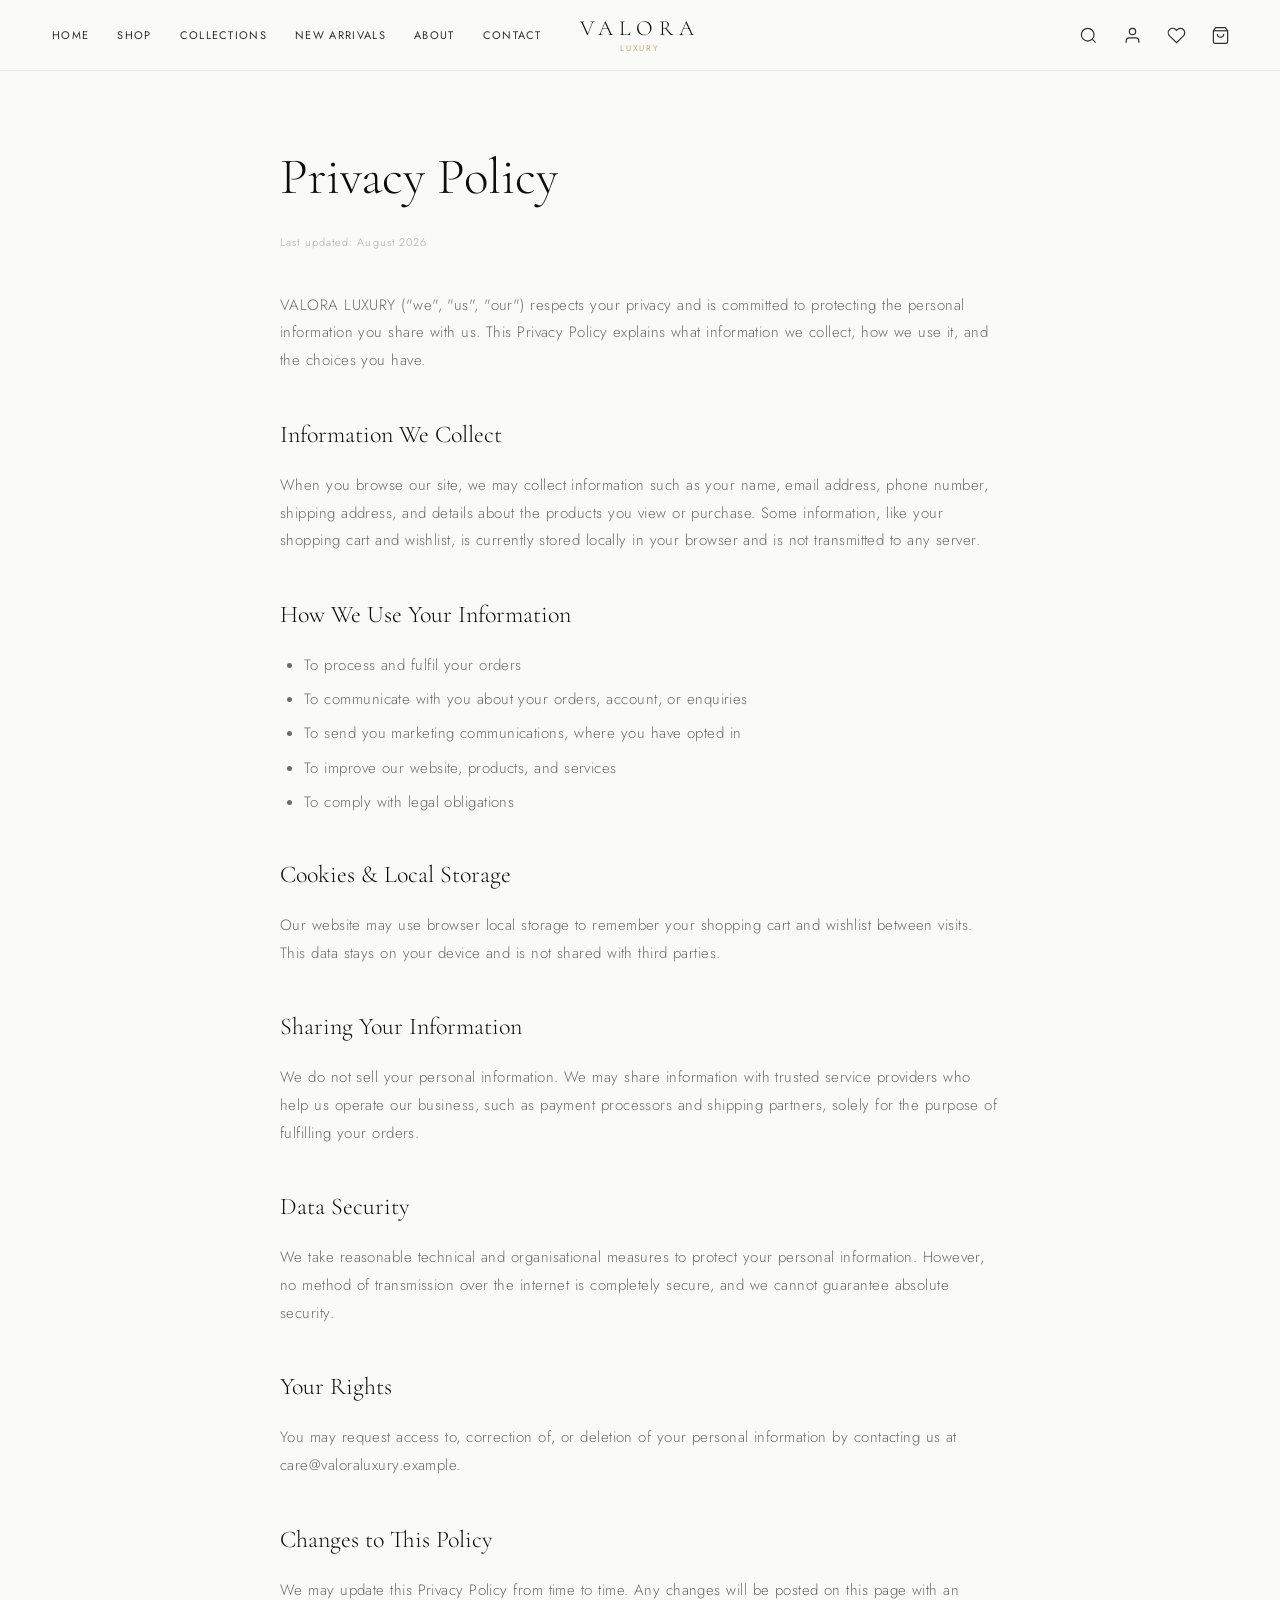
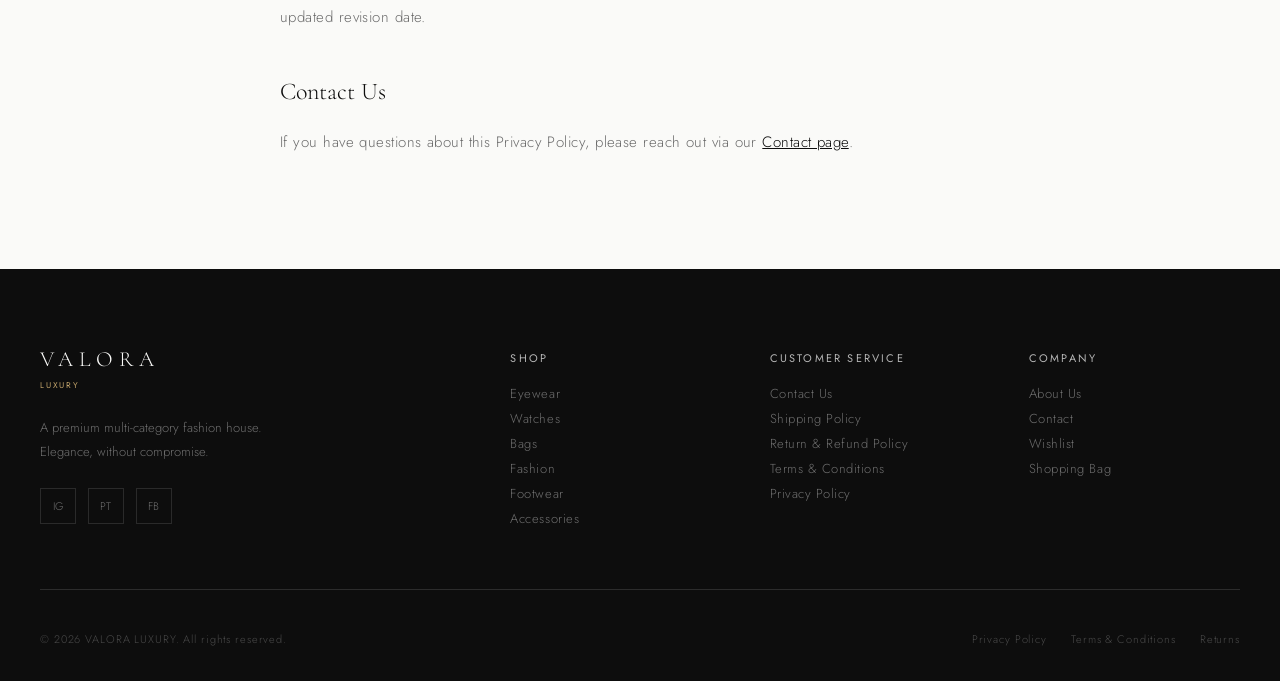
<file: privacy.html>
<!DOCTYPE html>
<html lang="en">
<head>
<meta charset="UTF-8" />
<meta name="viewport" content="width=device-width, initial-scale=1.0" />
<title>Privacy Policy — VALORA LUXURY</title>
<meta name="description" content="Read the VALORA LUXURY Privacy Policy." />
<link rel="icon" href="data:image/svg+xml,<svg xmlns=%22http://www.w3.org/2000/svg%22 viewBox=%220 0 100 100%22><text y=%22.9em%22 font-size=%2290%22 fill=%22%23c9a96e%22>V</text></svg>" />
<link rel="stylesheet" href="css/style.css" />
</head>
<body>

<header class="site-header">
  <div class="container header-inner">
    <button class="hamburger-btn" aria-label="Open menu"><span></span><span></span><span></span></button>
    <nav class="header-nav" aria-label="Primary">
      <ul class="nav-list">
        <li><a href="index.html">Home</a></li>
        <li><a href="shop.html">Shop</a></li>
        <li><a href="shop.html">Collections</a></li>
        <li><a href="shop.html?new=true">New Arrivals</a></li>
        <li><a href="about.html">About</a></li>
        <li><a href="contact.html">Contact</a></li>
      </ul>
    </nav>
    <a href="index.html" class="header-logo">
      <span class="logo-wordmark">Valora</span>
      <span class="logo-tagline">Luxury</span>
    </a>
    <div class="header-actions">
      <button class="icon-btn search-trigger" data-search-trigger aria-label="Search">
        <svg width="19" height="19" viewBox="0 0 24 24" fill="none" stroke="currentColor" stroke-width="1.5"><circle cx="11" cy="11" r="8"/><line x1="21" y1="21" x2="16.65" y2="16.65"/></svg>
      </button>
      <a href="contact.html" class="icon-btn account-trigger" aria-label="Account">
        <svg width="19" height="19" viewBox="0 0 24 24" fill="none" stroke="currentColor" stroke-width="1.5"><path d="M20 21v-2a4 4 0 0 0-4-4H8a4 4 0 0 0-4 4v2"/><circle cx="12" cy="7" r="4"/></svg>
      </a>
      <a href="wishlist.html" class="icon-btn" aria-label="Wishlist">
        <svg width="19" height="19" viewBox="0 0 24 24" fill="none" stroke="currentColor" stroke-width="1.5"><path d="M20.8 4.6a5.5 5.5 0 0 0-7.8 0L12 5.6l-1-1a5.5 5.5 0 0 0-7.8 7.8l1 1L12 21l7.8-7.6 1-1a5.5 5.5 0 0 0 0-7.8z"/></svg>
        <span class="cart-badge" data-wishlist-count style="display:none;">0</span>
      </a>
      <a href="cart.html" class="icon-btn" aria-label="Cart">
        <svg width="19" height="19" viewBox="0 0 24 24" fill="none" stroke="currentColor" stroke-width="1.5"><path d="M6 2 3 6v14a2 2 0 0 0 2 2h14a2 2 0 0 0 2-2V6l-3-4Z"/><path d="M3 6h18"/><path d="M16 10a4 4 0 0 1-8 0"/></svg>
        <span class="cart-badge" data-cart-count style="display:none;">0</span>
      </a>
    </div>
  </div>
</header>

<nav class="mobile-nav" aria-label="Mobile">
  <ul class="mobile-nav-list">
    <li><a href="index.html">Home</a></li>
    <li><a href="shop.html">Shop</a></li>
    <li><a href="shop.html">Collections</a></li>
    <li><a href="shop.html?new=true">New Arrivals</a></li>
    <li><a href="about.html">About</a></li>
    <li><a href="contact.html">Contact</a></li>
  </ul>
  <div style="display:flex; gap: 1rem;">
    <a href="wishlist.html" class="btn btn--outline" style="flex:1;">Wishlist</a>
    <a href="cart.html" class="btn btn--primary" style="flex:1;">Cart</a>
  </div>
</nav>

<div class="search-overlay">
  <div class="search-box">
    <div class="search-input-wrap">
      <input type="text" placeholder="Search products, categories…" autocomplete="off" />
      <button class="search-close">Close ✕</button>
    </div>
    <div class="search-results"></div>
  </div>
</div>

<main>
  <div class="container policy-page">
    <h1 class="policy-title">Privacy Policy</h1>
    <p class="policy-date">Last updated: August 2026</p>

    <div class="policy-body">
      <p>VALORA LUXURY ("we", "us", "our") respects your privacy and is committed to protecting the personal information you share with us. This Privacy Policy explains what information we collect, how we use it, and the choices you have.</p>

      <h2>Information We Collect</h2>
      <p>When you browse our site, we may collect information such as your name, email address, phone number, shipping address, and details about the products you view or purchase. Some information, like your shopping cart and wishlist, is currently stored locally in your browser and is not transmitted to any server.</p>

      <h2>How We Use Your Information</h2>
      <ul>
        <li>To process and fulfil your orders</li>
        <li>To communicate with you about your orders, account, or enquiries</li>
        <li>To send you marketing communications, where you have opted in</li>
        <li>To improve our website, products, and services</li>
        <li>To comply with legal obligations</li>
      </ul>

      <h2>Cookies &amp; Local Storage</h2>
      <p>Our website may use browser local storage to remember your shopping cart and wishlist between visits. This data stays on your device and is not shared with third parties.</p>

      <h2>Sharing Your Information</h2>
      <p>We do not sell your personal information. We may share information with trusted service providers who help us operate our business, such as payment processors and shipping partners, solely for the purpose of fulfilling your orders.</p>

      <h2>Data Security</h2>
      <p>We take reasonable technical and organisational measures to protect your personal information. However, no method of transmission over the internet is completely secure, and we cannot guarantee absolute security.</p>

      <h2>Your Rights</h2>
      <p>You may request access to, correction of, or deletion of your personal information by contacting us at care@valoraluxury.example.</p>

      <h2>Changes to This Policy</h2>
      <p>We may update this Privacy Policy from time to time. Any changes will be posted on this page with an updated revision date.</p>

      <h2>Contact Us</h2>
      <p>If you have questions about this Privacy Policy, please reach out via our <a href="contact.html" style="text-decoration:underline; color:var(--color-obsidian);">Contact page</a>.</p>
    </div>
  </div>
</main>

<footer class="site-footer">
  <div class="container">
    <div class="footer-top">
      <div class="footer-brand">
        <span class="logo-wordmark">Valora</span>
        <span class="logo-tagline">Luxury</span>
        <p class="footer-brand-desc">A premium multi-category fashion house. Elegance, without compromise.</p>
        <div class="footer-social">
          <a href="#" class="social-link" aria-label="Instagram">IG</a>
          <a href="#" class="social-link" aria-label="Pinterest">PT</a>
          <a href="#" class="social-link" aria-label="Facebook">FB</a>
        </div>
      </div>
      <div>
        <h4 class="footer-col-title">Shop</h4>
        <div class="footer-links">
          <a href="shop.html?category=eyewear">Eyewear</a>
          <a href="shop.html?category=watches">Watches</a>
          <a href="shop.html?category=bags">Bags</a>
          <a href="shop.html?category=fashion">Fashion</a>
          <a href="shop.html?category=footwear">Footwear</a>
          <a href="shop.html?category=accessories">Accessories</a>
        </div>
      </div>
      <div>
        <h4 class="footer-col-title">Customer Service</h4>
        <div class="footer-links">
          <a href="contact.html">Contact Us</a>
          <a href="shipping.html">Shipping Policy</a>
          <a href="returns.html">Return &amp; Refund Policy</a>
          <a href="terms.html">Terms &amp; Conditions</a>
          <a href="privacy.html">Privacy Policy</a>
        </div>
      </div>
      <div>
        <h4 class="footer-col-title">Company</h4>
        <div class="footer-links">
          <a href="about.html">About Us</a>
          <a href="contact.html">Contact</a>
          <a href="wishlist.html">Wishlist</a>
          <a href="cart.html">Shopping Bag</a>
        </div>
      </div>
    </div>
    <div class="footer-bottom">
      <p class="footer-copyright">© 2026 VALORA LUXURY. All rights reserved.</p>
      <div class="footer-legal">
        <a href="privacy.html">Privacy Policy</a>
        <a href="terms.html">Terms &amp; Conditions</a>
        <a href="returns.html">Returns</a>
      </div>
    </div>
  </div>
</footer>

<script src="js/products.js"></script>
<script src="js/cart.js"></script>
<script src="js/wishlist.js"></script>
<script src="js/ui.js"></script>
</body>
</html>
</file>
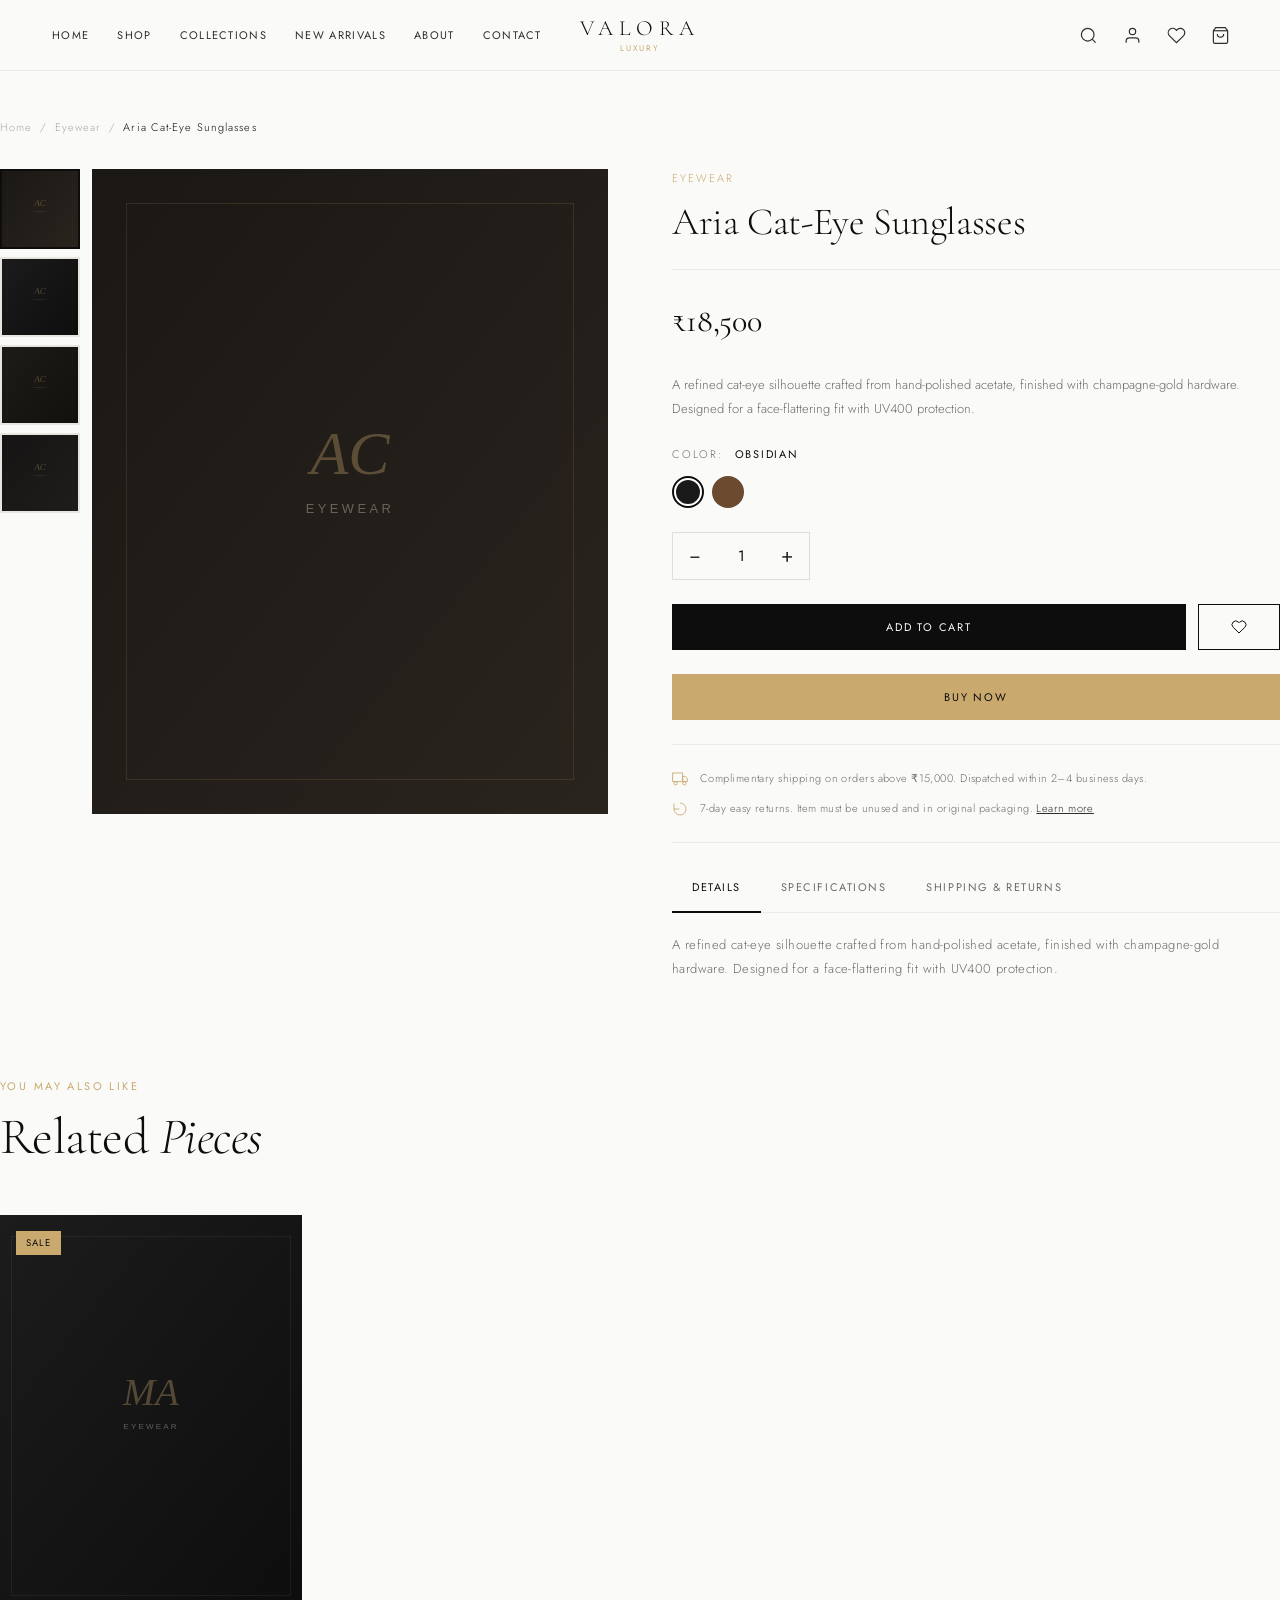
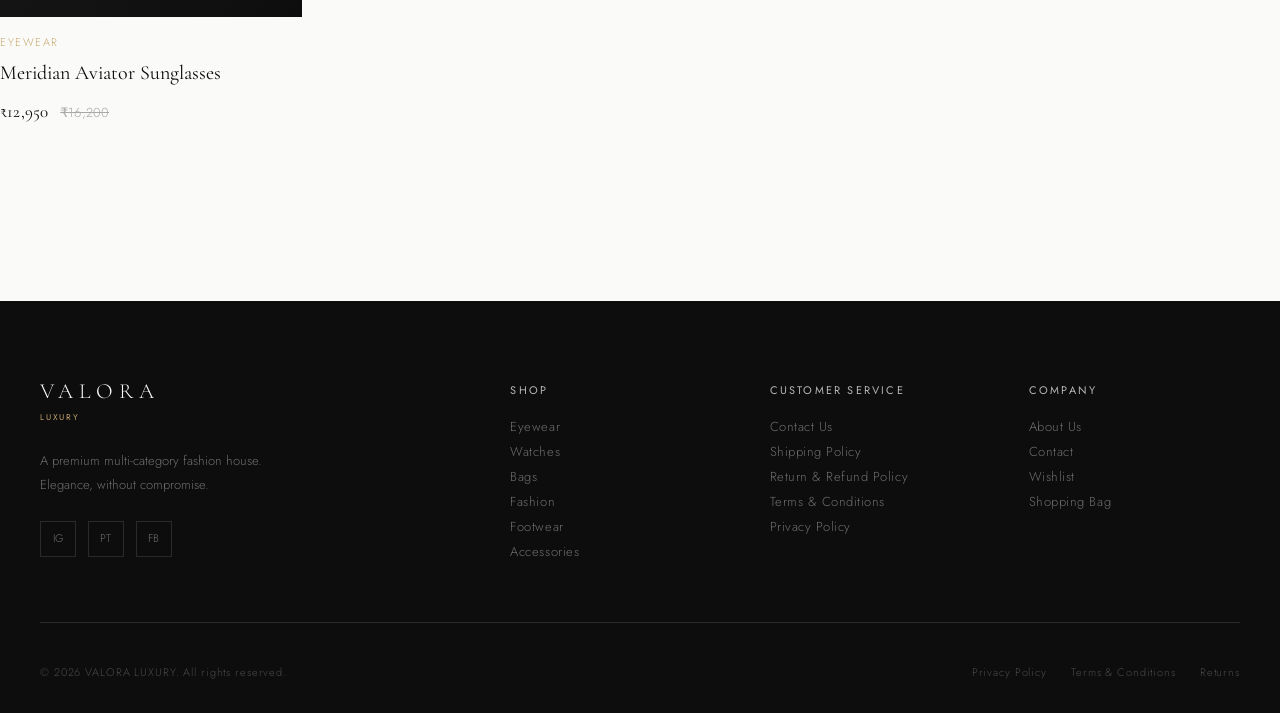
<file: product.html>
<!DOCTYPE html>
<html lang="en">
<head>
<meta charset="UTF-8" />
<meta name="viewport" content="width=device-width, initial-scale=1.0" />
<title>Product — VALORA LUXURY</title>
<meta name="description" content="Discover premium craftsmanship at VALORA LUXURY." />
<meta property="og:type" content="product" />
<link rel="icon" href="data:image/svg+xml,<svg xmlns=%22http://www.w3.org/2000/svg%22 viewBox=%220 0 100 100%22><text y=%22.9em%22 font-size=%2290%22 fill=%22%23c9a96e%22>V</text></svg>" />
<link rel="stylesheet" href="css/style.css" />
</head>
<body>

<!-- ================= HEADER ================= -->
<header class="site-header">
  <div class="container header-inner">
    <button class="hamburger-btn" aria-label="Open menu"><span></span><span></span><span></span></button>
    <nav class="header-nav" aria-label="Primary">
      <ul class="nav-list">
        <li><a href="index.html">Home</a></li>
        <li><a href="shop.html">Shop</a></li>
        <li><a href="shop.html">Collections</a></li>
        <li><a href="shop.html?new=true">New Arrivals</a></li>
        <li><a href="about.html">About</a></li>
        <li><a href="contact.html">Contact</a></li>
      </ul>
    </nav>
    <a href="index.html" class="header-logo">
      <span class="logo-wordmark">Valora</span>
      <span class="logo-tagline">Luxury</span>
    </a>
    <div class="header-actions">
      <button class="icon-btn search-trigger" data-search-trigger aria-label="Search">
        <svg width="19" height="19" viewBox="0 0 24 24" fill="none" stroke="currentColor" stroke-width="1.5"><circle cx="11" cy="11" r="8"/><line x1="21" y1="21" x2="16.65" y2="16.65"/></svg>
      </button>
      <a href="contact.html" class="icon-btn account-trigger" aria-label="Account">
        <svg width="19" height="19" viewBox="0 0 24 24" fill="none" stroke="currentColor" stroke-width="1.5"><path d="M20 21v-2a4 4 0 0 0-4-4H8a4 4 0 0 0-4 4v2"/><circle cx="12" cy="7" r="4"/></svg>
      </a>
      <a href="wishlist.html" class="icon-btn" aria-label="Wishlist">
        <svg width="19" height="19" viewBox="0 0 24 24" fill="none" stroke="currentColor" stroke-width="1.5"><path d="M20.8 4.6a5.5 5.5 0 0 0-7.8 0L12 5.6l-1-1a5.5 5.5 0 0 0-7.8 7.8l1 1L12 21l7.8-7.6 1-1a5.5 5.5 0 0 0 0-7.8z"/></svg>
        <span class="cart-badge" data-wishlist-count style="display:none;">0</span>
      </a>
      <a href="cart.html" class="icon-btn" aria-label="Cart">
        <svg width="19" height="19" viewBox="0 0 24 24" fill="none" stroke="currentColor" stroke-width="1.5"><path d="M6 2 3 6v14a2 2 0 0 0 2 2h14a2 2 0 0 0 2-2V6l-3-4Z"/><path d="M3 6h18"/><path d="M16 10a4 4 0 0 1-8 0"/></svg>
        <span class="cart-badge" data-cart-count style="display:none;">0</span>
      </a>
    </div>
  </div>
</header>

<nav class="mobile-nav" aria-label="Mobile">
  <ul class="mobile-nav-list">
    <li><a href="index.html">Home</a></li>
    <li><a href="shop.html">Shop</a></li>
    <li><a href="shop.html">Collections</a></li>
    <li><a href="shop.html?new=true">New Arrivals</a></li>
    <li><a href="about.html">About</a></li>
    <li><a href="contact.html">Contact</a></li>
  </ul>
  <div style="display:flex; gap: 1rem;">
    <a href="wishlist.html" class="btn btn--outline" style="flex:1;">Wishlist</a>
    <a href="cart.html" class="btn btn--primary" style="flex:1;">Cart</a>
  </div>
</nav>

<div class="search-overlay">
  <div class="search-box">
    <div class="search-input-wrap">
      <input type="text" placeholder="Search products, categories…" autocomplete="off" />
      <button class="search-close">Close ✕</button>
    </div>
    <div class="search-results"></div>
  </div>
</div>

<main data-product-page>
  <div class="container product-page">

    <div class="product-breadcrumb" data-breadcrumb style="margin-bottom: 2rem;">
      <a href="index.html">Home</a><span>/</span><a href="shop.html">Shop</a>
    </div>

    <div class="product-page-grid">

      <!-- GALLERY -->
      <div class="product-gallery">
        <div class="gallery-thumbs" data-gallery-thumbs></div>
        <div class="gallery-main" data-gallery-main>
          <img src="" alt="" />
        </div>
      </div>

      <!-- DETAILS -->
      <div class="product-details-panel">

        <div class="product-title-area">
          <div class="product-category-tag" data-product-category>Category</div>
          <h1 class="product-full-title" data-product-title>Product Name</h1>
        </div>

        <div class="product-pricing-area">
          <span class="product-price-current" data-price-current>₹0</span>
          <span class="product-price-original" data-price-original>₹0</span>
          <span class="product-price-save" data-price-save>Save</span>
        </div>

        <p style="font-size: var(--text-sm); color: var(--color-stone); line-height: 1.85;" data-product-description>Description</p>

        <div class="variant-group" data-color-group>
          <div class="variant-label">Color: <span class="variant-selected"></span></div>
          <div class="variant-options"></div>
        </div>

        <div class="variant-group" data-size-group>
          <div class="variant-label">Size: <span class="variant-selected"></span></div>
          <div class="variant-options"></div>
        </div>

        <div class="quantity-row">
          <div class="qty-control">
            <button class="qty-btn" data-qty-dec aria-label="Decrease quantity">−</button>
            <input type="text" class="qty-value" data-qty-value value="1" readonly />
            <button class="qty-btn" data-qty-inc aria-label="Increase quantity">+</button>
          </div>
        </div>

        <div class="product-cta-row">
          <button class="btn btn--primary" data-add-to-cart>Add to Cart</button>
          <button class="btn btn--outline" data-product-wishlist aria-label="Add to wishlist">
            <svg width="16" height="16" viewBox="0 0 24 24" fill="none" stroke="currentColor" stroke-width="1.5"><path d="M20.8 4.6a5.5 5.5 0 0 0-7.8 0L12 5.6l-1-1a5.5 5.5 0 0 0-7.8 7.8l1 1L12 21l7.8-7.6 1-1a5.5 5.5 0 0 0 0-7.8z"/></svg>
          </button>
        </div>
        <button class="btn btn--gold btn--full" data-buy-now>Buy Now</button>

        <!-- Shipping & Returns quick info -->
        <div style="display:flex; flex-direction:column; gap: var(--space-3); border-top: var(--border-fine); padding-top: var(--space-6);">
          <div style="display:flex; gap: var(--space-3); align-items:flex-start; font-size: var(--text-xs); color: var(--color-stone); letter-spacing:0.04em;">
            <svg width="16" height="16" viewBox="0 0 24 24" fill="none" stroke="currentColor" stroke-width="1.3" style="flex-shrink:0; margin-top:2px; color: var(--color-champagne);"><rect x="1" y="3" width="15" height="13"/><polygon points="16 8 20 8 23 11 23 16 16 16 16 8"/><circle cx="5.5" cy="18.5" r="2.5"/><circle cx="18.5" cy="18.5" r="2.5"/></svg>
            <span>Complimentary shipping on orders above ₹15,000. Dispatched within 2–4 business days.</span>
          </div>
          <div style="display:flex; gap: var(--space-3); align-items:flex-start; font-size: var(--text-xs); color: var(--color-stone); letter-spacing:0.04em;">
            <svg width="16" height="16" viewBox="0 0 24 24" fill="none" stroke="currentColor" stroke-width="1.3" style="flex-shrink:0; margin-top:2px; color: var(--color-champagne);"><path d="M3 12a9 9 0 1 0 9-9"/><path d="M3 4v8h8"/></svg>
            <span>7-day easy returns. Item must be unused and in original packaging. <a href="returns.html" style="text-decoration:underline; color: var(--color-graphite);">Learn more</a></span>
          </div>
        </div>

        <!-- INFO TABS -->
        <div class="info-tabs">
          <div class="tab-triggers">
            <button class="tab-trigger active" data-tab-trigger="details">Details</button>
            <button class="tab-trigger" data-tab-trigger="specs">Specifications</button>
            <button class="tab-trigger" data-tab-trigger="shipping">Shipping &amp; Returns</button>
          </div>
          <div class="tab-panel active" data-tab-panel="details">
            <p data-product-description-tab data-product-description>Full product description will appear here.</p>
          </div>
          <div class="tab-panel" data-tab-panel="specs">
            <table class="specs-table"><tbody data-specs-body></tbody></table>
          </div>
          <div class="tab-panel" data-tab-panel="shipping">
            <p>We offer complimentary shipping on all orders above ₹15,000; a flat rate applies below that threshold. Orders are dispatched within 2–4 business days and delivered within 5–9 business days depending on location.</p>
            <p style="margin-top: var(--space-4);">Unused items in original packaging may be returned within 7 days of delivery for a full refund or exchange. See our <a href="returns.html" style="text-decoration:underline;">Return &amp; Refund Policy</a> for complete details.</p>
          </div>
        </div>

      </div>
    </div>

    <!-- RELATED PRODUCTS -->
    <section class="section-products" style="padding: var(--space-24) 0 0; background:none;">
      <div class="section-products-header fade-up">
        <div>
          <span class="section-label">You May Also Like</span>
          <h2 class="section-title">Related <em>Pieces</em></h2>
        </div>
      </div>
      <div class="product-grid" data-related-grid></div>
    </section>

  </div>
</main>

<!-- ================= FOOTER ================= -->
<footer class="site-footer">
  <div class="container">
    <div class="footer-top">
      <div class="footer-brand">
        <span class="logo-wordmark">Valora</span>
        <span class="logo-tagline">Luxury</span>
        <p class="footer-brand-desc">A premium multi-category fashion house. Elegance, without compromise.</p>
        <div class="footer-social">
          <a href="#" class="social-link" aria-label="Instagram">IG</a>
          <a href="#" class="social-link" aria-label="Pinterest">PT</a>
          <a href="#" class="social-link" aria-label="Facebook">FB</a>
        </div>
      </div>
      <div>
        <h4 class="footer-col-title">Shop</h4>
        <div class="footer-links">
          <a href="shop.html?category=eyewear">Eyewear</a>
          <a href="shop.html?category=watches">Watches</a>
          <a href="shop.html?category=bags">Bags</a>
          <a href="shop.html?category=fashion">Fashion</a>
          <a href="shop.html?category=footwear">Footwear</a>
          <a href="shop.html?category=accessories">Accessories</a>
        </div>
      </div>
      <div>
        <h4 class="footer-col-title">Customer Service</h4>
        <div class="footer-links">
          <a href="contact.html">Contact Us</a>
          <a href="shipping.html">Shipping Policy</a>
          <a href="returns.html">Return &amp; Refund Policy</a>
          <a href="terms.html">Terms &amp; Conditions</a>
          <a href="privacy.html">Privacy Policy</a>
        </div>
      </div>
      <div>
        <h4 class="footer-col-title">Company</h4>
        <div class="footer-links">
          <a href="about.html">About Us</a>
          <a href="contact.html">Contact</a>
          <a href="wishlist.html">Wishlist</a>
          <a href="cart.html">Shopping Bag</a>
        </div>
      </div>
    </div>
    <div class="footer-bottom">
      <p class="footer-copyright">© 2026 VALORA LUXURY. All rights reserved.</p>
      <div class="footer-legal">
        <a href="privacy.html">Privacy Policy</a>
        <a href="terms.html">Terms &amp; Conditions</a>
        <a href="returns.html">Returns</a>
      </div>
    </div>
  </div>
</footer>

<script src="js/products.js"></script>
<script src="js/cart.js"></script>
<script src="js/wishlist.js"></script>
<script src="js/ui.js"></script>
<script src="js/product-page.js"></script>
</body>
</html>
</file>
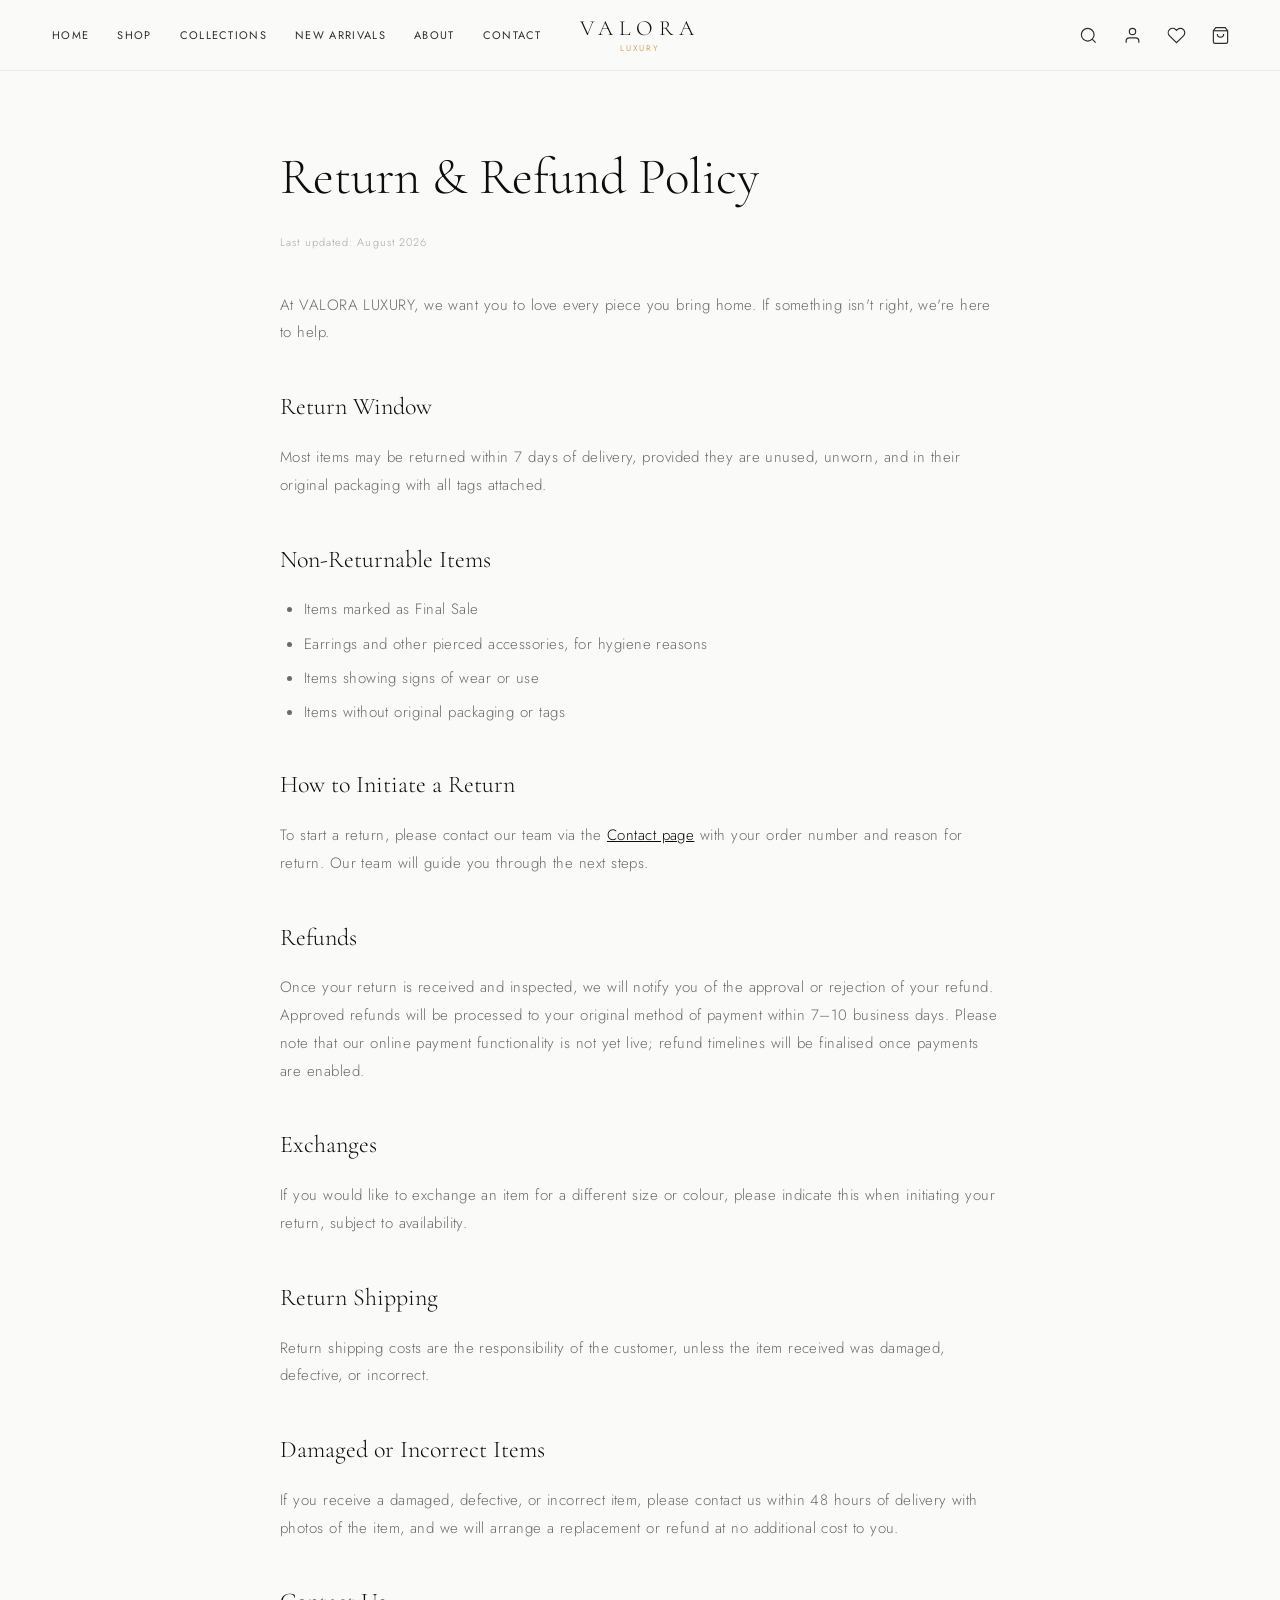
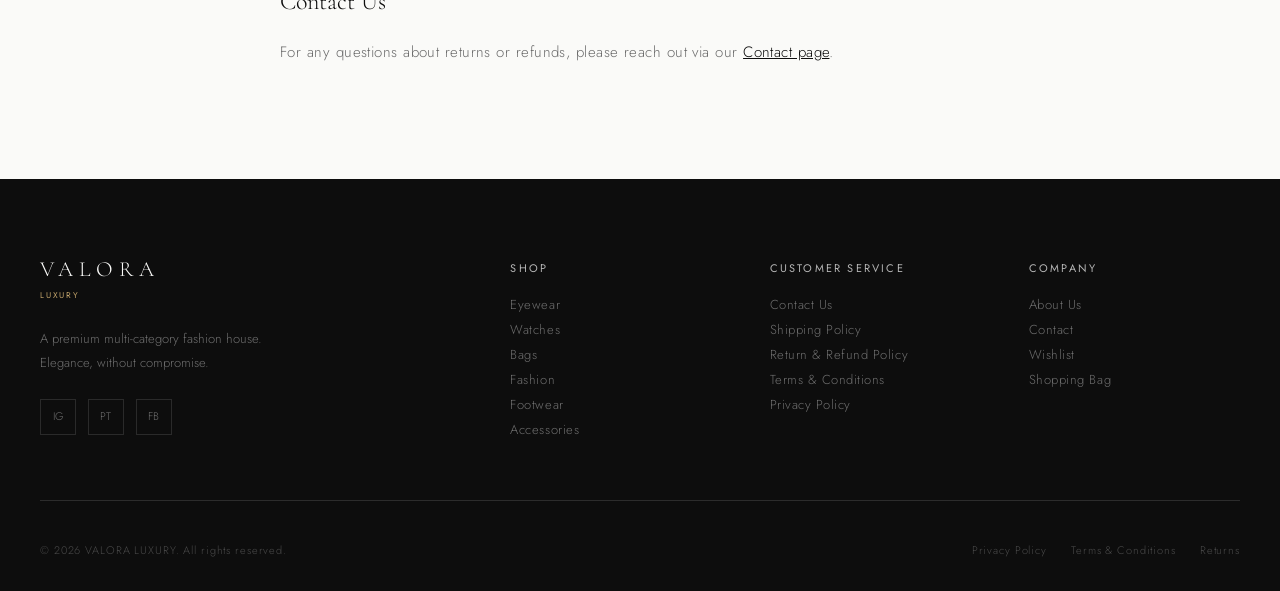
<file: returns.html>
<!DOCTYPE html>
<html lang="en">
<head>
<meta charset="UTF-8" />
<meta name="viewport" content="width=device-width, initial-scale=1.0" />
<title>Return &amp; Refund Policy — VALORA LUXURY</title>
<meta name="description" content="Read the VALORA LUXURY Return &amp; Refund Policy." />
<link rel="icon" href="data:image/svg+xml,<svg xmlns=%22http://www.w3.org/2000/svg%22 viewBox=%220 0 100 100%22><text y=%22.9em%22 font-size=%2290%22 fill=%22%23c9a96e%22>V</text></svg>" />
<link rel="stylesheet" href="css/style.css" />
</head>
<body>

<header class="site-header">
  <div class="container header-inner">
    <button class="hamburger-btn" aria-label="Open menu"><span></span><span></span><span></span></button>
    <nav class="header-nav" aria-label="Primary">
      <ul class="nav-list">
        <li><a href="index.html">Home</a></li>
        <li><a href="shop.html">Shop</a></li>
        <li><a href="shop.html">Collections</a></li>
        <li><a href="shop.html?new=true">New Arrivals</a></li>
        <li><a href="about.html">About</a></li>
        <li><a href="contact.html">Contact</a></li>
      </ul>
    </nav>
    <a href="index.html" class="header-logo">
      <span class="logo-wordmark">Valora</span>
      <span class="logo-tagline">Luxury</span>
    </a>
    <div class="header-actions">
      <button class="icon-btn search-trigger" data-search-trigger aria-label="Search">
        <svg width="19" height="19" viewBox="0 0 24 24" fill="none" stroke="currentColor" stroke-width="1.5"><circle cx="11" cy="11" r="8"/><line x1="21" y1="21" x2="16.65" y2="16.65"/></svg>
      </button>
      <a href="contact.html" class="icon-btn account-trigger" aria-label="Account">
        <svg width="19" height="19" viewBox="0 0 24 24" fill="none" stroke="currentColor" stroke-width="1.5"><path d="M20 21v-2a4 4 0 0 0-4-4H8a4 4 0 0 0-4 4v2"/><circle cx="12" cy="7" r="4"/></svg>
      </a>
      <a href="wishlist.html" class="icon-btn" aria-label="Wishlist">
        <svg width="19" height="19" viewBox="0 0 24 24" fill="none" stroke="currentColor" stroke-width="1.5"><path d="M20.8 4.6a5.5 5.5 0 0 0-7.8 0L12 5.6l-1-1a5.5 5.5 0 0 0-7.8 7.8l1 1L12 21l7.8-7.6 1-1a5.5 5.5 0 0 0 0-7.8z"/></svg>
        <span class="cart-badge" data-wishlist-count style="display:none;">0</span>
      </a>
      <a href="cart.html" class="icon-btn" aria-label="Cart">
        <svg width="19" height="19" viewBox="0 0 24 24" fill="none" stroke="currentColor" stroke-width="1.5"><path d="M6 2 3 6v14a2 2 0 0 0 2 2h14a2 2 0 0 0 2-2V6l-3-4Z"/><path d="M3 6h18"/><path d="M16 10a4 4 0 0 1-8 0"/></svg>
        <span class="cart-badge" data-cart-count style="display:none;">0</span>
      </a>
    </div>
  </div>
</header>

<nav class="mobile-nav" aria-label="Mobile">
  <ul class="mobile-nav-list">
    <li><a href="index.html">Home</a></li>
    <li><a href="shop.html">Shop</a></li>
    <li><a href="shop.html">Collections</a></li>
    <li><a href="shop.html?new=true">New Arrivals</a></li>
    <li><a href="about.html">About</a></li>
    <li><a href="contact.html">Contact</a></li>
  </ul>
  <div style="display:flex; gap: 1rem;">
    <a href="wishlist.html" class="btn btn--outline" style="flex:1;">Wishlist</a>
    <a href="cart.html" class="btn btn--primary" style="flex:1;">Cart</a>
  </div>
</nav>

<div class="search-overlay">
  <div class="search-box">
    <div class="search-input-wrap">
      <input type="text" placeholder="Search products, categories…" autocomplete="off" />
      <button class="search-close">Close ✕</button>
    </div>
    <div class="search-results"></div>
  </div>
</div>

<main>
  <div class="container policy-page">
    <h1 class="policy-title">Return &amp; Refund Policy</h1>
    <p class="policy-date">Last updated: August 2026</p>

    <div class="policy-body">
      <p>At VALORA LUXURY, we want you to love every piece you bring home. If something isn't right, we're here to help.</p>

      <h2>Return Window</h2>
      <p>Most items may be returned within 7 days of delivery, provided they are unused, unworn, and in their original packaging with all tags attached.</p>

      <h2>Non-Returnable Items</h2>
      <ul>
        <li>Items marked as Final Sale</li>
        <li>Earrings and other pierced accessories, for hygiene reasons</li>
        <li>Items showing signs of wear or use</li>
        <li>Items without original packaging or tags</li>
      </ul>

      <h2>How to Initiate a Return</h2>
      <p>To start a return, please contact our team via the <a href="contact.html" style="text-decoration:underline; color:var(--color-obsidian);">Contact page</a> with your order number and reason for return. Our team will guide you through the next steps.</p>

      <h2>Refunds</h2>
      <p>Once your return is received and inspected, we will notify you of the approval or rejection of your refund. Approved refunds will be processed to your original method of payment within 7–10 business days. Please note that our online payment functionality is not yet live; refund timelines will be finalised once payments are enabled.</p>

      <h2>Exchanges</h2>
      <p>If you would like to exchange an item for a different size or colour, please indicate this when initiating your return, subject to availability.</p>

      <h2>Return Shipping</h2>
      <p>Return shipping costs are the responsibility of the customer, unless the item received was damaged, defective, or incorrect.</p>

      <h2>Damaged or Incorrect Items</h2>
      <p>If you receive a damaged, defective, or incorrect item, please contact us within 48 hours of delivery with photos of the item, and we will arrange a replacement or refund at no additional cost to you.</p>

      <h2>Contact Us</h2>
      <p>For any questions about returns or refunds, please reach out via our <a href="contact.html" style="text-decoration:underline; color:var(--color-obsidian);">Contact page</a>.</p>
    </div>
  </div>
</main>

<footer class="site-footer">
  <div class="container">
    <div class="footer-top">
      <div class="footer-brand">
        <span class="logo-wordmark">Valora</span>
        <span class="logo-tagline">Luxury</span>
        <p class="footer-brand-desc">A premium multi-category fashion house. Elegance, without compromise.</p>
        <div class="footer-social">
          <a href="#" class="social-link" aria-label="Instagram">IG</a>
          <a href="#" class="social-link" aria-label="Pinterest">PT</a>
          <a href="#" class="social-link" aria-label="Facebook">FB</a>
        </div>
      </div>
      <div>
        <h4 class="footer-col-title">Shop</h4>
        <div class="footer-links">
          <a href="shop.html?category=eyewear">Eyewear</a>
          <a href="shop.html?category=watches">Watches</a>
          <a href="shop.html?category=bags">Bags</a>
          <a href="shop.html?category=fashion">Fashion</a>
          <a href="shop.html?category=footwear">Footwear</a>
          <a href="shop.html?category=accessories">Accessories</a>
        </div>
      </div>
      <div>
        <h4 class="footer-col-title">Customer Service</h4>
        <div class="footer-links">
          <a href="contact.html">Contact Us</a>
          <a href="shipping.html">Shipping Policy</a>
          <a href="returns.html">Return &amp; Refund Policy</a>
          <a href="terms.html">Terms &amp; Conditions</a>
          <a href="privacy.html">Privacy Policy</a>
        </div>
      </div>
      <div>
        <h4 class="footer-col-title">Company</h4>
        <div class="footer-links">
          <a href="about.html">About Us</a>
          <a href="contact.html">Contact</a>
          <a href="wishlist.html">Wishlist</a>
          <a href="cart.html">Shopping Bag</a>
        </div>
      </div>
    </div>
    <div class="footer-bottom">
      <p class="footer-copyright">© 2026 VALORA LUXURY. All rights reserved.</p>
      <div class="footer-legal">
        <a href="privacy.html">Privacy Policy</a>
        <a href="terms.html">Terms &amp; Conditions</a>
        <a href="returns.html">Returns</a>
      </div>
    </div>
  </div>
</footer>

<script src="js/products.js"></script>
<script src="js/cart.js"></script>
<script src="js/wishlist.js"></script>
<script src="js/ui.js"></script>
</body>
</html>
</file>
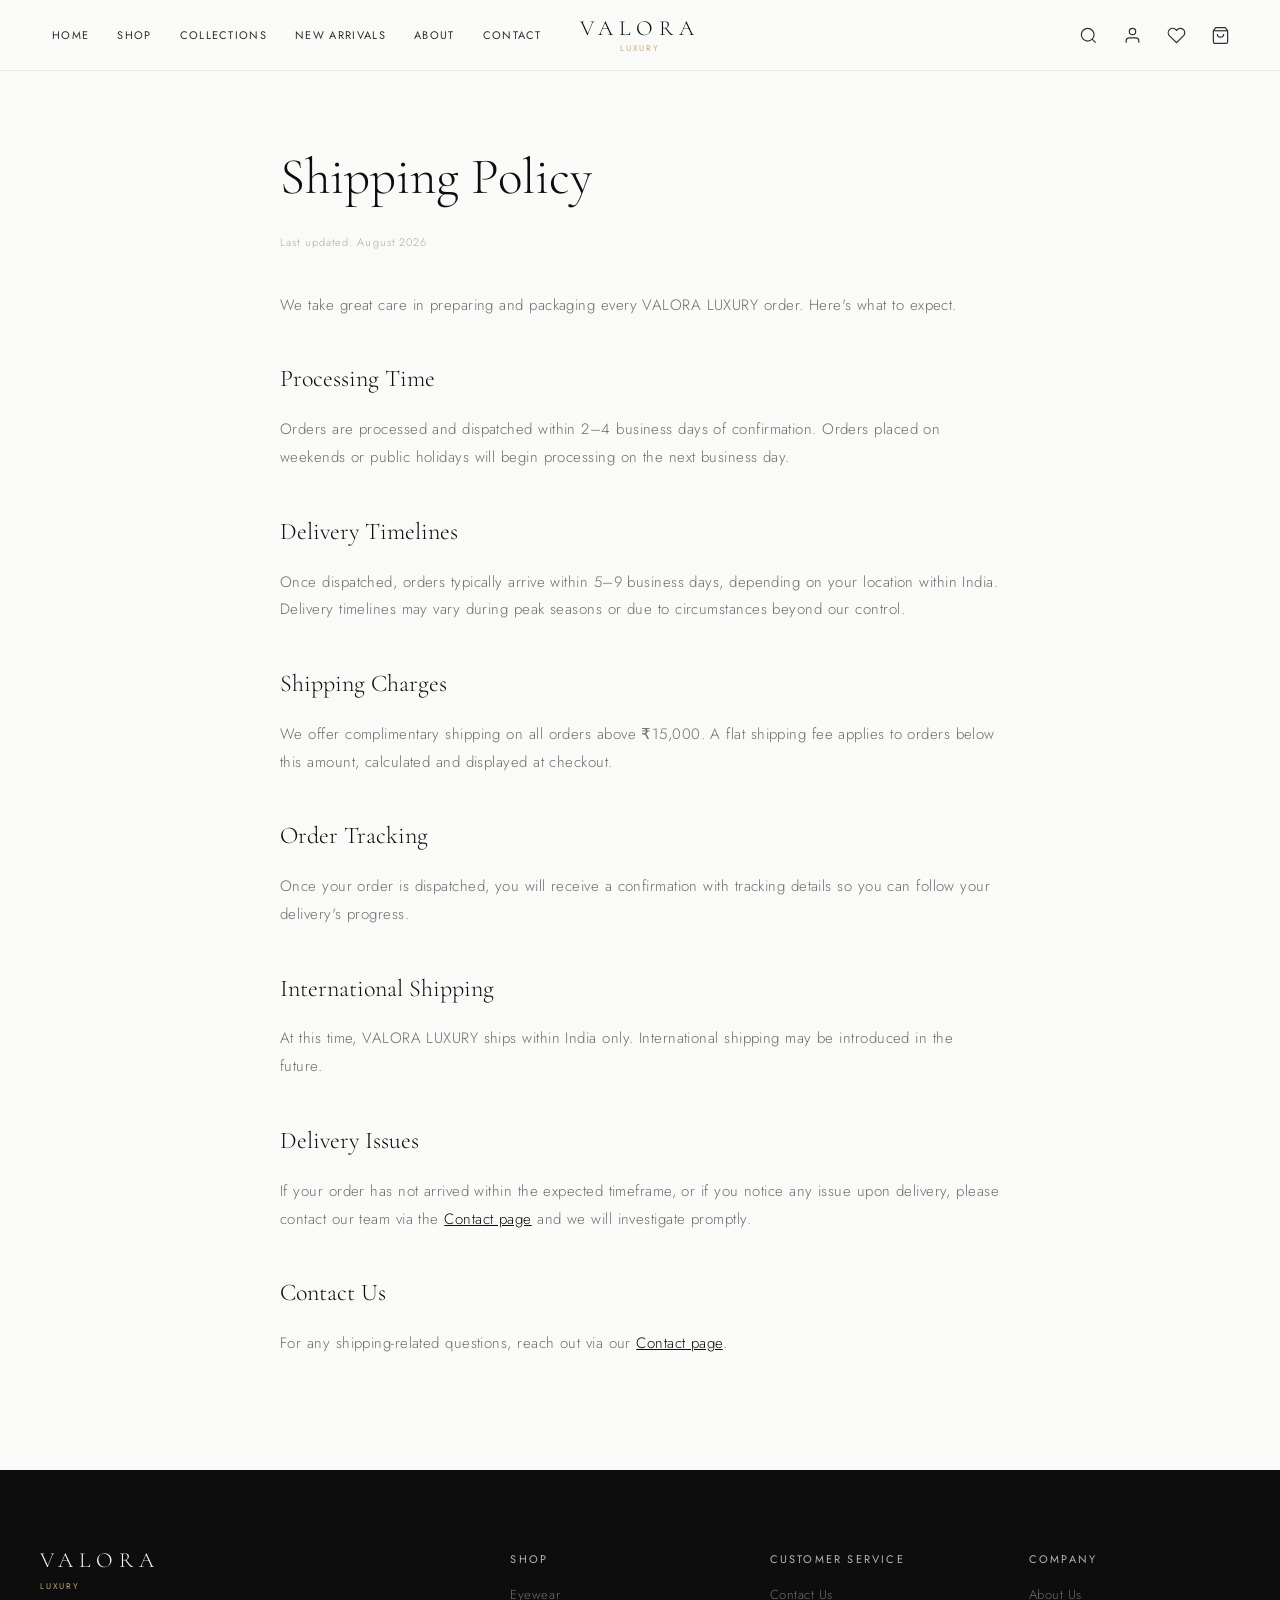
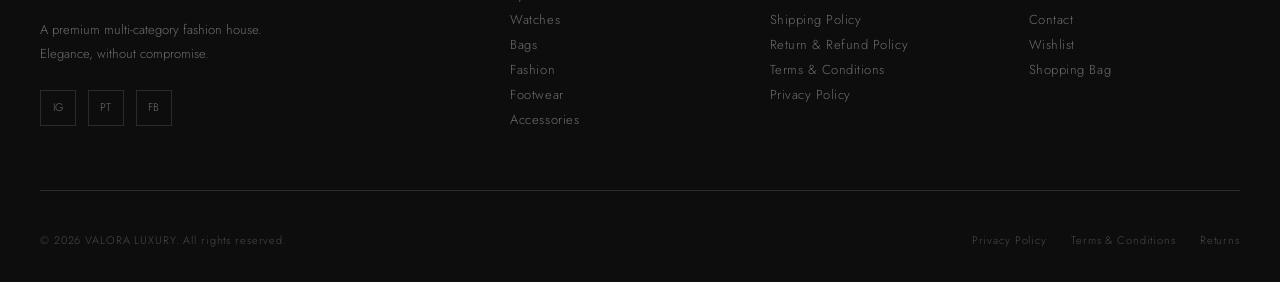
<file: shipping.html>
<!DOCTYPE html>
<html lang="en">
<head>
<meta charset="UTF-8" />
<meta name="viewport" content="width=device-width, initial-scale=1.0" />
<title>Shipping Policy — VALORA LUXURY</title>
<meta name="description" content="Read the VALORA LUXURY Shipping Policy." />
<link rel="icon" href="data:image/svg+xml,<svg xmlns=%22http://www.w3.org/2000/svg%22 viewBox=%220 0 100 100%22><text y=%22.9em%22 font-size=%2290%22 fill=%22%23c9a96e%22>V</text></svg>" />
<link rel="stylesheet" href="css/style.css" />
</head>
<body>

<header class="site-header">
  <div class="container header-inner">
    <button class="hamburger-btn" aria-label="Open menu"><span></span><span></span><span></span></button>
    <nav class="header-nav" aria-label="Primary">
      <ul class="nav-list">
        <li><a href="index.html">Home</a></li>
        <li><a href="shop.html">Shop</a></li>
        <li><a href="shop.html">Collections</a></li>
        <li><a href="shop.html?new=true">New Arrivals</a></li>
        <li><a href="about.html">About</a></li>
        <li><a href="contact.html">Contact</a></li>
      </ul>
    </nav>
    <a href="index.html" class="header-logo">
      <span class="logo-wordmark">Valora</span>
      <span class="logo-tagline">Luxury</span>
    </a>
    <div class="header-actions">
      <button class="icon-btn search-trigger" data-search-trigger aria-label="Search">
        <svg width="19" height="19" viewBox="0 0 24 24" fill="none" stroke="currentColor" stroke-width="1.5"><circle cx="11" cy="11" r="8"/><line x1="21" y1="21" x2="16.65" y2="16.65"/></svg>
      </button>
      <a href="contact.html" class="icon-btn account-trigger" aria-label="Account">
        <svg width="19" height="19" viewBox="0 0 24 24" fill="none" stroke="currentColor" stroke-width="1.5"><path d="M20 21v-2a4 4 0 0 0-4-4H8a4 4 0 0 0-4 4v2"/><circle cx="12" cy="7" r="4"/></svg>
      </a>
      <a href="wishlist.html" class="icon-btn" aria-label="Wishlist">
        <svg width="19" height="19" viewBox="0 0 24 24" fill="none" stroke="currentColor" stroke-width="1.5"><path d="M20.8 4.6a5.5 5.5 0 0 0-7.8 0L12 5.6l-1-1a5.5 5.5 0 0 0-7.8 7.8l1 1L12 21l7.8-7.6 1-1a5.5 5.5 0 0 0 0-7.8z"/></svg>
        <span class="cart-badge" data-wishlist-count style="display:none;">0</span>
      </a>
      <a href="cart.html" class="icon-btn" aria-label="Cart">
        <svg width="19" height="19" viewBox="0 0 24 24" fill="none" stroke="currentColor" stroke-width="1.5"><path d="M6 2 3 6v14a2 2 0 0 0 2 2h14a2 2 0 0 0 2-2V6l-3-4Z"/><path d="M3 6h18"/><path d="M16 10a4 4 0 0 1-8 0"/></svg>
        <span class="cart-badge" data-cart-count style="display:none;">0</span>
      </a>
    </div>
  </div>
</header>

<nav class="mobile-nav" aria-label="Mobile">
  <ul class="mobile-nav-list">
    <li><a href="index.html">Home</a></li>
    <li><a href="shop.html">Shop</a></li>
    <li><a href="shop.html">Collections</a></li>
    <li><a href="shop.html?new=true">New Arrivals</a></li>
    <li><a href="about.html">About</a></li>
    <li><a href="contact.html">Contact</a></li>
  </ul>
  <div style="display:flex; gap: 1rem;">
    <a href="wishlist.html" class="btn btn--outline" style="flex:1;">Wishlist</a>
    <a href="cart.html" class="btn btn--primary" style="flex:1;">Cart</a>
  </div>
</nav>

<div class="search-overlay">
  <div class="search-box">
    <div class="search-input-wrap">
      <input type="text" placeholder="Search products, categories…" autocomplete="off" />
      <button class="search-close">Close ✕</button>
    </div>
    <div class="search-results"></div>
  </div>
</div>

<main>
  <div class="container policy-page">
    <h1 class="policy-title">Shipping Policy</h1>
    <p class="policy-date">Last updated: August 2026</p>

    <div class="policy-body">
      <p>We take great care in preparing and packaging every VALORA LUXURY order. Here's what to expect.</p>

      <h2>Processing Time</h2>
      <p>Orders are processed and dispatched within 2–4 business days of confirmation. Orders placed on weekends or public holidays will begin processing on the next business day.</p>

      <h2>Delivery Timelines</h2>
      <p>Once dispatched, orders typically arrive within 5–9 business days, depending on your location within India. Delivery timelines may vary during peak seasons or due to circumstances beyond our control.</p>

      <h2>Shipping Charges</h2>
      <p>We offer complimentary shipping on all orders above ₹15,000. A flat shipping fee applies to orders below this amount, calculated and displayed at checkout.</p>

      <h2>Order Tracking</h2>
      <p>Once your order is dispatched, you will receive a confirmation with tracking details so you can follow your delivery's progress.</p>

      <h2>International Shipping</h2>
      <p>At this time, VALORA LUXURY ships within India only. International shipping may be introduced in the future.</p>

      <h2>Delivery Issues</h2>
      <p>If your order has not arrived within the expected timeframe, or if you notice any issue upon delivery, please contact our team via the <a href="contact.html" style="text-decoration:underline; color:var(--color-obsidian);">Contact page</a> and we will investigate promptly.</p>

      <h2>Contact Us</h2>
      <p>For any shipping-related questions, reach out via our <a href="contact.html" style="text-decoration:underline; color:var(--color-obsidian);">Contact page</a>.</p>
    </div>
  </div>
</main>

<footer class="site-footer">
  <div class="container">
    <div class="footer-top">
      <div class="footer-brand">
        <span class="logo-wordmark">Valora</span>
        <span class="logo-tagline">Luxury</span>
        <p class="footer-brand-desc">A premium multi-category fashion house. Elegance, without compromise.</p>
        <div class="footer-social">
          <a href="#" class="social-link" aria-label="Instagram">IG</a>
          <a href="#" class="social-link" aria-label="Pinterest">PT</a>
          <a href="#" class="social-link" aria-label="Facebook">FB</a>
        </div>
      </div>
      <div>
        <h4 class="footer-col-title">Shop</h4>
        <div class="footer-links">
          <a href="shop.html?category=eyewear">Eyewear</a>
          <a href="shop.html?category=watches">Watches</a>
          <a href="shop.html?category=bags">Bags</a>
          <a href="shop.html?category=fashion">Fashion</a>
          <a href="shop.html?category=footwear">Footwear</a>
          <a href="shop.html?category=accessories">Accessories</a>
        </div>
      </div>
      <div>
        <h4 class="footer-col-title">Customer Service</h4>
        <div class="footer-links">
          <a href="contact.html">Contact Us</a>
          <a href="shipping.html">Shipping Policy</a>
          <a href="returns.html">Return &amp; Refund Policy</a>
          <a href="terms.html">Terms &amp; Conditions</a>
          <a href="privacy.html">Privacy Policy</a>
        </div>
      </div>
      <div>
        <h4 class="footer-col-title">Company</h4>
        <div class="footer-links">
          <a href="about.html">About Us</a>
          <a href="contact.html">Contact</a>
          <a href="wishlist.html">Wishlist</a>
          <a href="cart.html">Shopping Bag</a>
        </div>
      </div>
    </div>
    <div class="footer-bottom">
      <p class="footer-copyright">© 2026 VALORA LUXURY. All rights reserved.</p>
      <div class="footer-legal">
        <a href="privacy.html">Privacy Policy</a>
        <a href="terms.html">Terms &amp; Conditions</a>
        <a href="returns.html">Returns</a>
      </div>
    </div>
  </div>
</footer>

<script src="js/products.js"></script>
<script src="js/cart.js"></script>
<script src="js/wishlist.js"></script>
<script src="js/ui.js"></script>
</body>
</html>
</file>
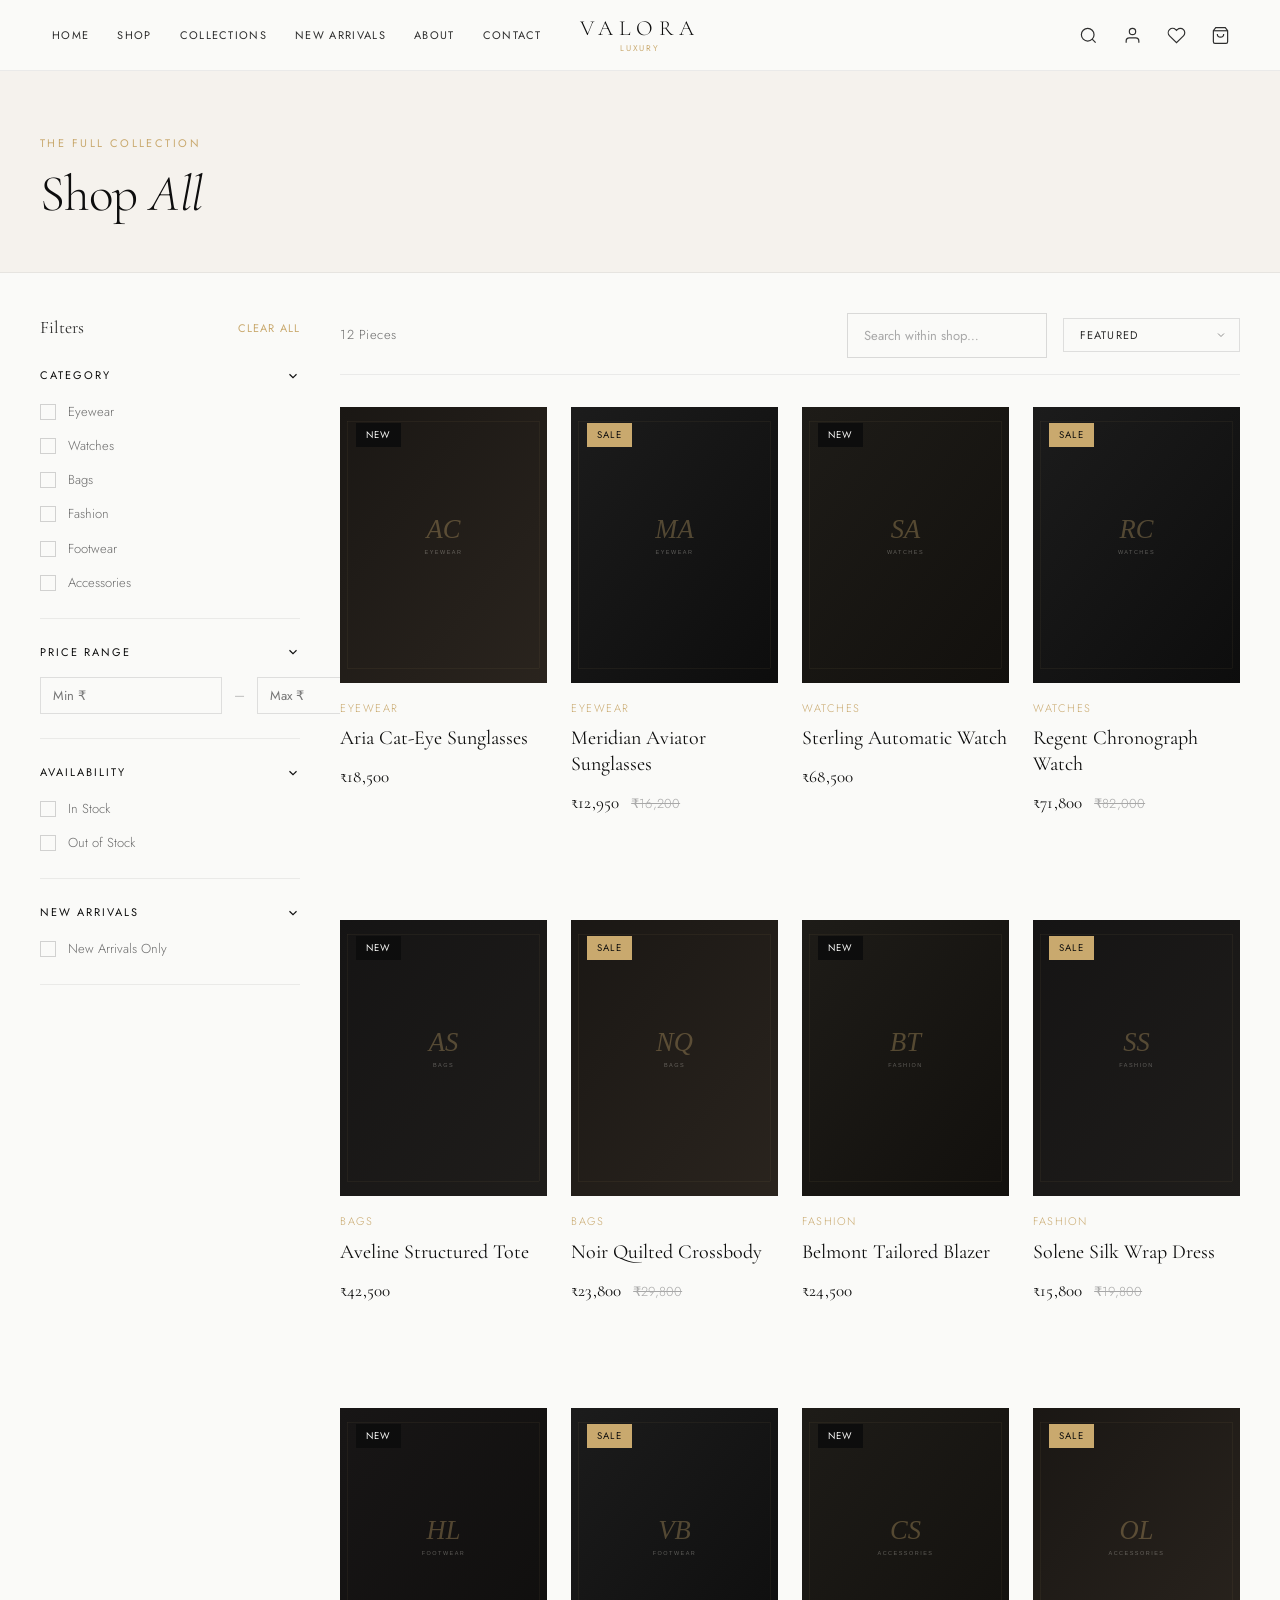
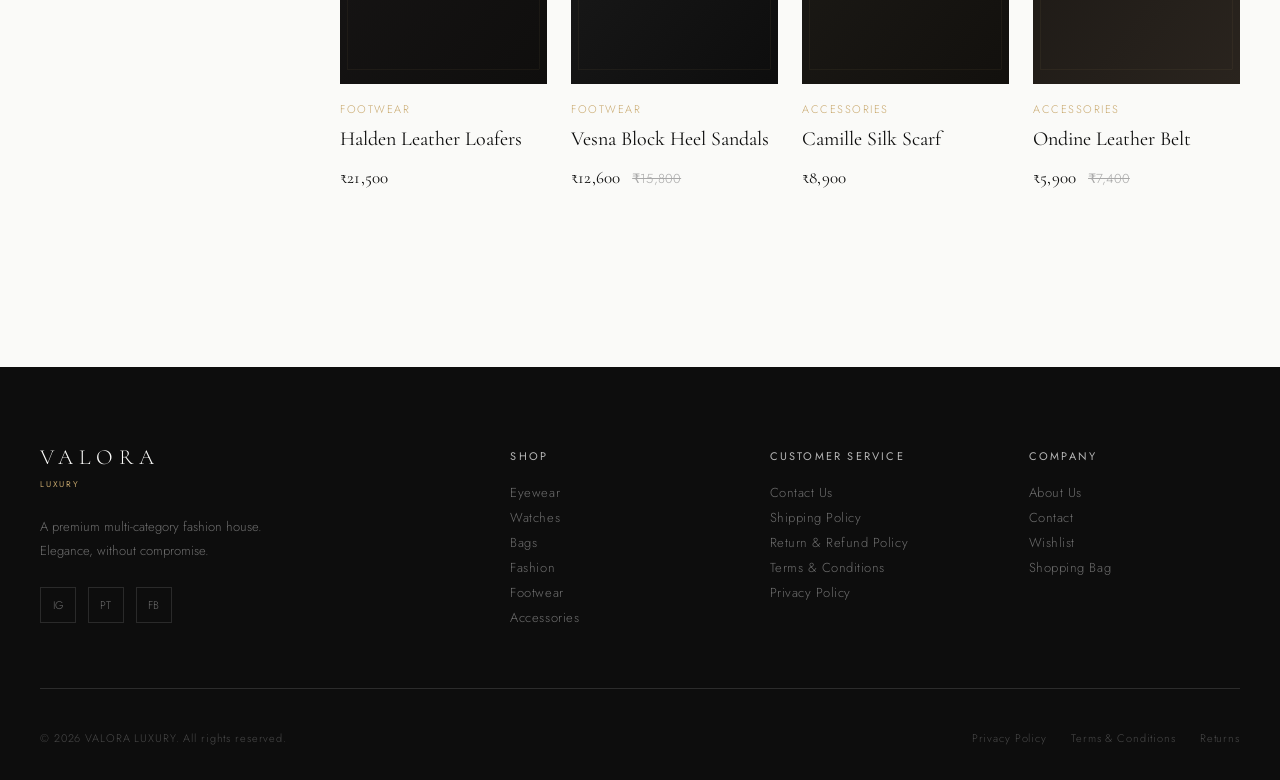
<file: shop.html>
<!DOCTYPE html>
<html lang="en">
<head>
<meta charset="UTF-8" />
<meta name="viewport" content="width=device-width, initial-scale=1.0" />
<title>Shop All — VALORA LUXURY</title>
<meta name="description" content="Shop the full VALORA LUXURY collection — eyewear, watches, bags, fashion, footwear and accessories. Filter by category, price, and availability." />
<meta property="og:title" content="Shop All — VALORA LUXURY" />
<meta property="og:description" content="Browse the complete VALORA LUXURY collection across every category." />
<meta property="og:type" content="website" />
<link rel="icon" href="data:image/svg+xml,<svg xmlns=%22http://www.w3.org/2000/svg%22 viewBox=%220 0 100 100%22><text y=%22.9em%22 font-size=%2290%22 fill=%22%23c9a96e%22>V</text></svg>" />
<link rel="stylesheet" href="css/style.css" />
</head>
<body>

<!-- ================= HEADER ================= -->
<header class="site-header">
  <div class="container header-inner">
    <button class="hamburger-btn" aria-label="Open menu"><span></span><span></span><span></span></button>
    <nav class="header-nav" aria-label="Primary">
      <ul class="nav-list">
        <li><a href="index.html">Home</a></li>
        <li><a href="shop.html">Shop</a></li>
        <li><a href="shop.html">Collections</a></li>
        <li><a href="shop.html?new=true">New Arrivals</a></li>
        <li><a href="about.html">About</a></li>
        <li><a href="contact.html">Contact</a></li>
      </ul>
    </nav>
    <a href="index.html" class="header-logo">
      <span class="logo-wordmark">Valora</span>
      <span class="logo-tagline">Luxury</span>
    </a>
    <div class="header-actions">
      <button class="icon-btn search-trigger" data-search-trigger aria-label="Search">
        <svg width="19" height="19" viewBox="0 0 24 24" fill="none" stroke="currentColor" stroke-width="1.5"><circle cx="11" cy="11" r="8"/><line x1="21" y1="21" x2="16.65" y2="16.65"/></svg>
      </button>
      <a href="contact.html" class="icon-btn account-trigger" aria-label="Account">
        <svg width="19" height="19" viewBox="0 0 24 24" fill="none" stroke="currentColor" stroke-width="1.5"><path d="M20 21v-2a4 4 0 0 0-4-4H8a4 4 0 0 0-4 4v2"/><circle cx="12" cy="7" r="4"/></svg>
      </a>
      <a href="wishlist.html" class="icon-btn" aria-label="Wishlist">
        <svg width="19" height="19" viewBox="0 0 24 24" fill="none" stroke="currentColor" stroke-width="1.5"><path d="M20.8 4.6a5.5 5.5 0 0 0-7.8 0L12 5.6l-1-1a5.5 5.5 0 0 0-7.8 7.8l1 1L12 21l7.8-7.6 1-1a5.5 5.5 0 0 0 0-7.8z"/></svg>
        <span class="cart-badge" data-wishlist-count style="display:none;">0</span>
      </a>
      <a href="cart.html" class="icon-btn" aria-label="Cart">
        <svg width="19" height="19" viewBox="0 0 24 24" fill="none" stroke="currentColor" stroke-width="1.5"><path d="M6 2 3 6v14a2 2 0 0 0 2 2h14a2 2 0 0 0 2-2V6l-3-4Z"/><path d="M3 6h18"/><path d="M16 10a4 4 0 0 1-8 0"/></svg>
        <span class="cart-badge" data-cart-count style="display:none;">0</span>
      </a>
    </div>
  </div>
</header>

<nav class="mobile-nav" aria-label="Mobile">
  <ul class="mobile-nav-list">
    <li><a href="index.html">Home</a></li>
    <li><a href="shop.html">Shop</a></li>
    <li><a href="shop.html">Collections</a></li>
    <li><a href="shop.html?new=true">New Arrivals</a></li>
    <li><a href="about.html">About</a></li>
    <li><a href="contact.html">Contact</a></li>
  </ul>
  <div style="display:flex; gap: 1rem;">
    <a href="wishlist.html" class="btn btn--outline" style="flex:1;">Wishlist</a>
    <a href="cart.html" class="btn btn--primary" style="flex:1;">Cart</a>
  </div>
</nav>

<div class="search-overlay">
  <div class="search-box">
    <div class="search-input-wrap">
      <input type="text" placeholder="Search products, categories…" autocomplete="off" />
      <button class="search-close">Close ✕</button>
    </div>
    <div class="search-results"></div>
  </div>
</div>

<main>

  <!-- ================= SHOP HERO ================= -->
  <section class="shop-hero">
    <div class="container">
      <span class="section-label">The Full Collection</span>
      <h1 class="section-title">Shop <em>All</em></h1>
    </div>
  </section>

  <!-- ================= SHOP LAYOUT ================= -->
  <div class="container">
    <div class="shop-layout">

      <!-- FILTERS SIDEBAR -->
      <aside class="filters-sidebar">
        <div style="display:flex; align-items:center; justify-content:space-between; margin-bottom: 1.5rem;">
          <h3 style="font-family: var(--font-display); font-size: 1.1rem; font-weight: 400;">Filters</h3>
          <button data-clear-filters style="font-size: var(--text-xs); letter-spacing: 0.1em; text-transform: uppercase; color: var(--color-champagne);">Clear All</button>
        </div>

        <div class="filter-group">
          <div class="filter-group-title">
            Category
            <svg width="14" height="14" viewBox="0 0 24 24" fill="none" stroke="currentColor" stroke-width="2"><polyline points="6 9 12 15 18 9"/></svg>
          </div>
          <div class="filter-options">
            <div class="filter-option" data-filter-category="eyewear"><span class="filter-checkbox"></span> Eyewear</div>
            <div class="filter-option" data-filter-category="watches"><span class="filter-checkbox"></span> Watches</div>
            <div class="filter-option" data-filter-category="bags"><span class="filter-checkbox"></span> Bags</div>
            <div class="filter-option" data-filter-category="fashion"><span class="filter-checkbox"></span> Fashion</div>
            <div class="filter-option" data-filter-category="footwear"><span class="filter-checkbox"></span> Footwear</div>
            <div class="filter-option" data-filter-category="accessories"><span class="filter-checkbox"></span> Accessories</div>
          </div>
        </div>

        <div class="filter-group">
          <div class="filter-group-title">
            Price Range
            <svg width="14" height="14" viewBox="0 0 24 24" fill="none" stroke="currentColor" stroke-width="2"><polyline points="6 9 12 15 18 9"/></svg>
          </div>
          <div class="price-range-inputs">
            <input type="number" placeholder="Min ₹" data-price-min min="0" />
            <span style="color: var(--color-silver);">–</span>
            <input type="number" placeholder="Max ₹" data-price-max min="0" />
          </div>
        </div>

        <div class="filter-group">
          <div class="filter-group-title">
            Availability
            <svg width="14" height="14" viewBox="0 0 24 24" fill="none" stroke="currentColor" stroke-width="2"><polyline points="6 9 12 15 18 9"/></svg>
          </div>
          <div class="filter-options">
            <div class="filter-option" data-filter-availability="in-stock"><span class="filter-checkbox"></span> In Stock</div>
            <div class="filter-option" data-filter-availability="out-of-stock"><span class="filter-checkbox"></span> Out of Stock</div>
          </div>
        </div>

        <div class="filter-group">
          <div class="filter-group-title">
            New Arrivals
            <svg width="14" height="14" viewBox="0 0 24 24" fill="none" stroke="currentColor" stroke-width="2"><polyline points="6 9 12 15 18 9"/></svg>
          </div>
          <div class="filter-options">
            <div class="filter-option" data-filter-new><span class="filter-checkbox"></span> New Arrivals Only</div>
          </div>
        </div>
      </aside>

      <!-- PRODUCT GRID -->
      <div>
        <div class="shop-toolbar">
          <button class="mobile-filter-btn" data-mobile-filter-toggle>
            <svg width="16" height="16" viewBox="0 0 24 24" fill="none" stroke="currentColor" stroke-width="1.5"><line x1="4" y1="6" x2="20" y2="6"/><line x1="4" y1="12" x2="20" y2="12"/><line x1="4" y1="18" x2="20" y2="18"/><circle cx="9" cy="6" r="1.5" fill="currentColor"/><circle cx="15" cy="12" r="1.5" fill="currentColor"/><circle cx="9" cy="18" r="1.5" fill="currentColor"/></svg>
            Filter
          </button>
          <span class="results-count" data-results-count>12 Pieces</span>
          <div style="display:flex; align-items:center; gap: 1rem; margin-left:auto;">
            <input type="text" placeholder="Search within shop…" data-shop-search class="form-input" style="width: 200px;" />
            <select class="sort-select" data-sort-select>
              <option value="featured">Featured</option>
              <option value="newest">Newest</option>
              <option value="price-low">Price: Low to High</option>
              <option value="price-high">Price: High to Low</option>
            </select>
          </div>
        </div>

        <div class="product-grid" data-shop-grid>
          <!-- Products rendered by js/shop.js -->
        </div>
      </div>

    </div>
  </div>

</main>

<!-- ================= FOOTER ================= -->
<footer class="site-footer">
  <div class="container">
    <div class="footer-top">
      <div class="footer-brand">
        <span class="logo-wordmark">Valora</span>
        <span class="logo-tagline">Luxury</span>
        <p class="footer-brand-desc">A premium multi-category fashion house. Elegance, without compromise.</p>
        <div class="footer-social">
          <a href="#" class="social-link" aria-label="Instagram">IG</a>
          <a href="#" class="social-link" aria-label="Pinterest">PT</a>
          <a href="#" class="social-link" aria-label="Facebook">FB</a>
        </div>
      </div>
      <div>
        <h4 class="footer-col-title">Shop</h4>
        <div class="footer-links">
          <a href="shop.html?category=eyewear">Eyewear</a>
          <a href="shop.html?category=watches">Watches</a>
          <a href="shop.html?category=bags">Bags</a>
          <a href="shop.html?category=fashion">Fashion</a>
          <a href="shop.html?category=footwear">Footwear</a>
          <a href="shop.html?category=accessories">Accessories</a>
        </div>
      </div>
      <div>
        <h4 class="footer-col-title">Customer Service</h4>
        <div class="footer-links">
          <a href="contact.html">Contact Us</a>
          <a href="shipping.html">Shipping Policy</a>
          <a href="returns.html">Return &amp; Refund Policy</a>
          <a href="terms.html">Terms &amp; Conditions</a>
          <a href="privacy.html">Privacy Policy</a>
        </div>
      </div>
      <div>
        <h4 class="footer-col-title">Company</h4>
        <div class="footer-links">
          <a href="about.html">About Us</a>
          <a href="contact.html">Contact</a>
          <a href="wishlist.html">Wishlist</a>
          <a href="cart.html">Shopping Bag</a>
        </div>
      </div>
    </div>
    <div class="footer-bottom">
      <p class="footer-copyright">© 2026 VALORA LUXURY. All rights reserved.</p>
      <div class="footer-legal">
        <a href="privacy.html">Privacy Policy</a>
        <a href="terms.html">Terms &amp; Conditions</a>
        <a href="returns.html">Returns</a>
      </div>
    </div>
  </div>
</footer>

<script src="js/products.js"></script>
<script src="js/cart.js"></script>
<script src="js/wishlist.js"></script>
<script src="js/ui.js"></script>
<script src="js/shop.js"></script>
</body>
</html>
</file>
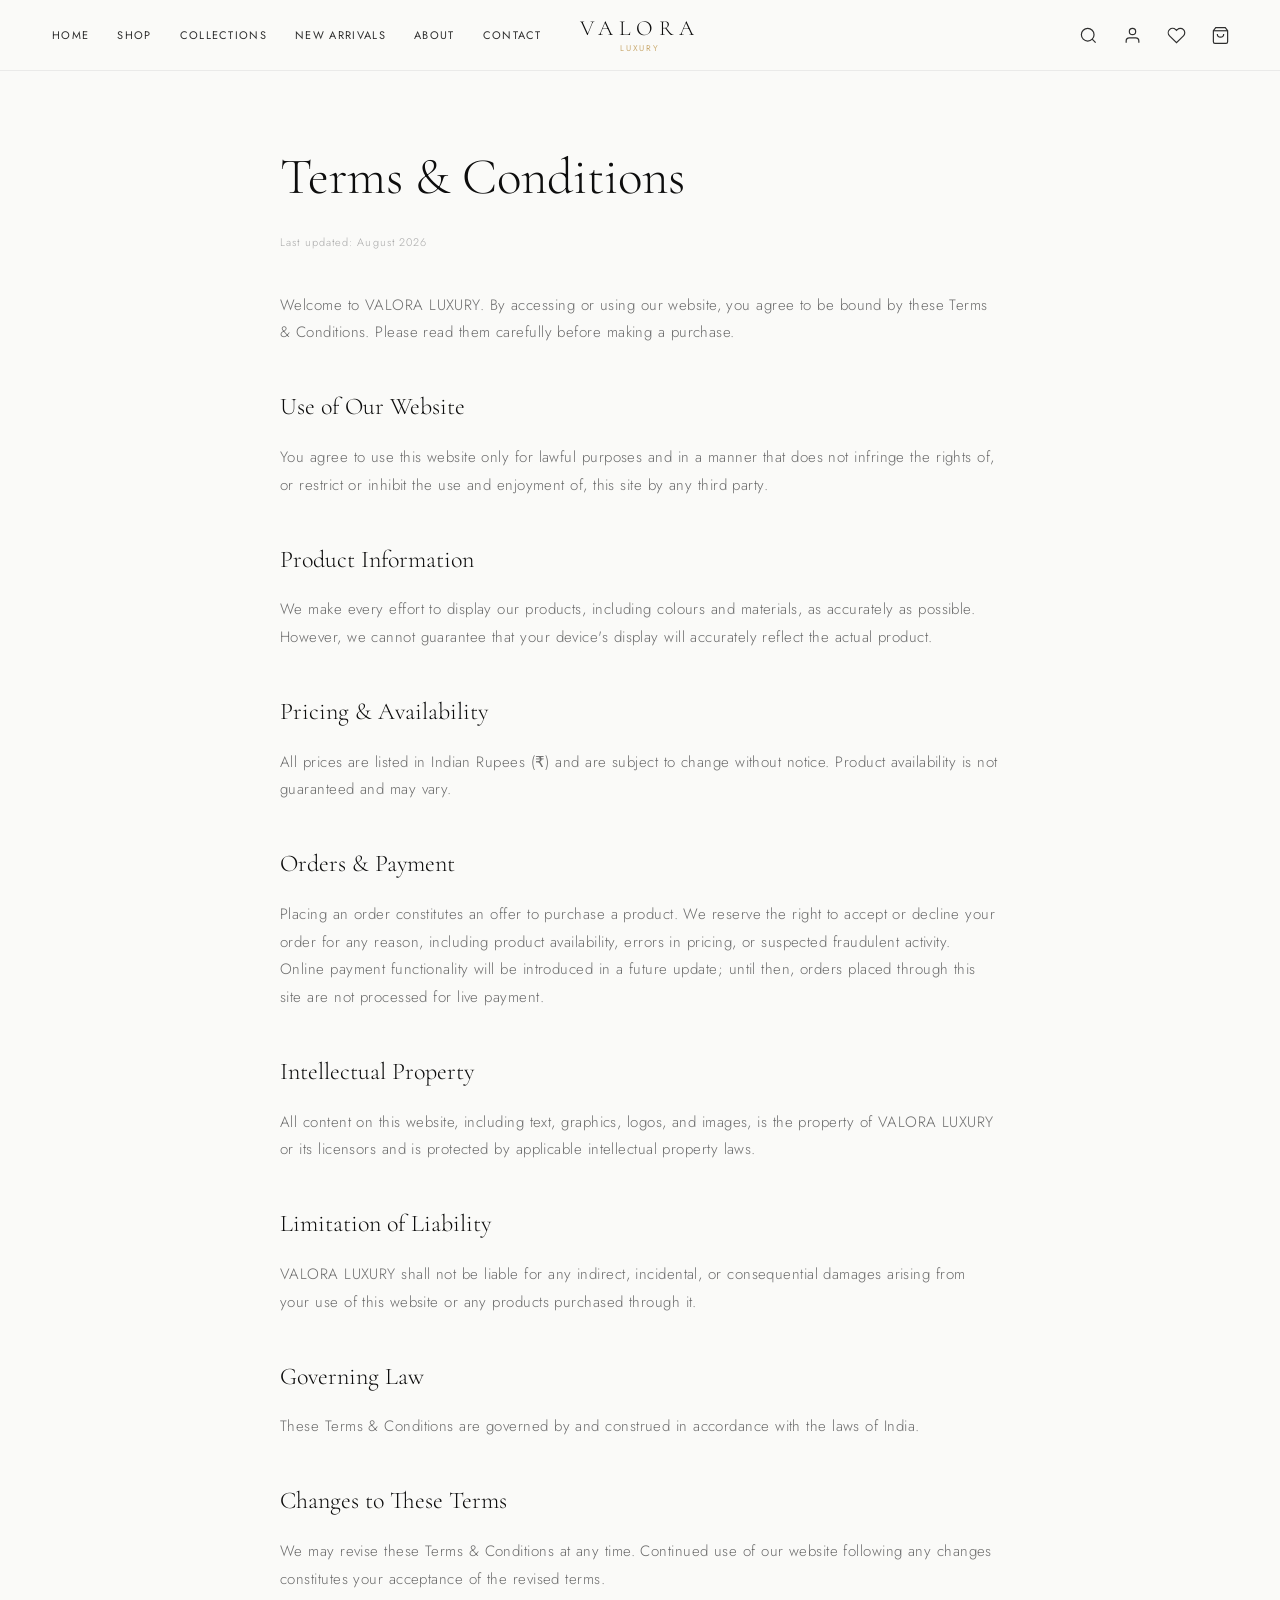
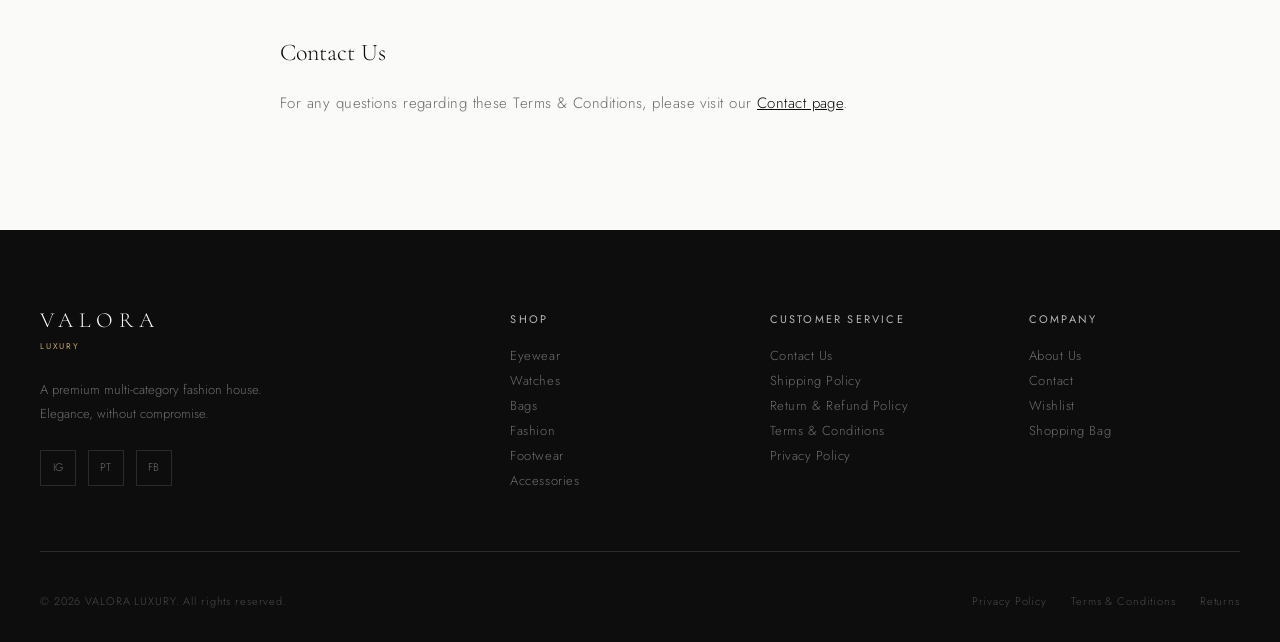
<file: terms.html>
<!DOCTYPE html>
<html lang="en">
<head>
<meta charset="UTF-8" />
<meta name="viewport" content="width=device-width, initial-scale=1.0" />
<title>Terms &amp; Conditions — VALORA LUXURY</title>
<meta name="description" content="Read the VALORA LUXURY Terms &amp; Conditions." />
<link rel="icon" href="data:image/svg+xml,<svg xmlns=%22http://www.w3.org/2000/svg%22 viewBox=%220 0 100 100%22><text y=%22.9em%22 font-size=%2290%22 fill=%22%23c9a96e%22>V</text></svg>" />
<link rel="stylesheet" href="css/style.css" />
</head>
<body>

<header class="site-header">
  <div class="container header-inner">
    <button class="hamburger-btn" aria-label="Open menu"><span></span><span></span><span></span></button>
    <nav class="header-nav" aria-label="Primary">
      <ul class="nav-list">
        <li><a href="index.html">Home</a></li>
        <li><a href="shop.html">Shop</a></li>
        <li><a href="shop.html">Collections</a></li>
        <li><a href="shop.html?new=true">New Arrivals</a></li>
        <li><a href="about.html">About</a></li>
        <li><a href="contact.html">Contact</a></li>
      </ul>
    </nav>
    <a href="index.html" class="header-logo">
      <span class="logo-wordmark">Valora</span>
      <span class="logo-tagline">Luxury</span>
    </a>
    <div class="header-actions">
      <button class="icon-btn search-trigger" data-search-trigger aria-label="Search">
        <svg width="19" height="19" viewBox="0 0 24 24" fill="none" stroke="currentColor" stroke-width="1.5"><circle cx="11" cy="11" r="8"/><line x1="21" y1="21" x2="16.65" y2="16.65"/></svg>
      </button>
      <a href="contact.html" class="icon-btn account-trigger" aria-label="Account">
        <svg width="19" height="19" viewBox="0 0 24 24" fill="none" stroke="currentColor" stroke-width="1.5"><path d="M20 21v-2a4 4 0 0 0-4-4H8a4 4 0 0 0-4 4v2"/><circle cx="12" cy="7" r="4"/></svg>
      </a>
      <a href="wishlist.html" class="icon-btn" aria-label="Wishlist">
        <svg width="19" height="19" viewBox="0 0 24 24" fill="none" stroke="currentColor" stroke-width="1.5"><path d="M20.8 4.6a5.5 5.5 0 0 0-7.8 0L12 5.6l-1-1a5.5 5.5 0 0 0-7.8 7.8l1 1L12 21l7.8-7.6 1-1a5.5 5.5 0 0 0 0-7.8z"/></svg>
        <span class="cart-badge" data-wishlist-count style="display:none;">0</span>
      </a>
      <a href="cart.html" class="icon-btn" aria-label="Cart">
        <svg width="19" height="19" viewBox="0 0 24 24" fill="none" stroke="currentColor" stroke-width="1.5"><path d="M6 2 3 6v14a2 2 0 0 0 2 2h14a2 2 0 0 0 2-2V6l-3-4Z"/><path d="M3 6h18"/><path d="M16 10a4 4 0 0 1-8 0"/></svg>
        <span class="cart-badge" data-cart-count style="display:none;">0</span>
      </a>
    </div>
  </div>
</header>

<nav class="mobile-nav" aria-label="Mobile">
  <ul class="mobile-nav-list">
    <li><a href="index.html">Home</a></li>
    <li><a href="shop.html">Shop</a></li>
    <li><a href="shop.html">Collections</a></li>
    <li><a href="shop.html?new=true">New Arrivals</a></li>
    <li><a href="about.html">About</a></li>
    <li><a href="contact.html">Contact</a></li>
  </ul>
  <div style="display:flex; gap: 1rem;">
    <a href="wishlist.html" class="btn btn--outline" style="flex:1;">Wishlist</a>
    <a href="cart.html" class="btn btn--primary" style="flex:1;">Cart</a>
  </div>
</nav>

<div class="search-overlay">
  <div class="search-box">
    <div class="search-input-wrap">
      <input type="text" placeholder="Search products, categories…" autocomplete="off" />
      <button class="search-close">Close ✕</button>
    </div>
    <div class="search-results"></div>
  </div>
</div>

<main>
  <div class="container policy-page">
    <h1 class="policy-title">Terms &amp; Conditions</h1>
    <p class="policy-date">Last updated: August 2026</p>

    <div class="policy-body">
      <p>Welcome to VALORA LUXURY. By accessing or using our website, you agree to be bound by these Terms &amp; Conditions. Please read them carefully before making a purchase.</p>

      <h2>Use of Our Website</h2>
      <p>You agree to use this website only for lawful purposes and in a manner that does not infringe the rights of, or restrict or inhibit the use and enjoyment of, this site by any third party.</p>

      <h2>Product Information</h2>
      <p>We make every effort to display our products, including colours and materials, as accurately as possible. However, we cannot guarantee that your device's display will accurately reflect the actual product.</p>

      <h2>Pricing &amp; Availability</h2>
      <p>All prices are listed in Indian Rupees (₹) and are subject to change without notice. Product availability is not guaranteed and may vary.</p>

      <h2>Orders &amp; Payment</h2>
      <p>Placing an order constitutes an offer to purchase a product. We reserve the right to accept or decline your order for any reason, including product availability, errors in pricing, or suspected fraudulent activity. Online payment functionality will be introduced in a future update; until then, orders placed through this site are not processed for live payment.</p>

      <h2>Intellectual Property</h2>
      <p>All content on this website, including text, graphics, logos, and images, is the property of VALORA LUXURY or its licensors and is protected by applicable intellectual property laws.</p>

      <h2>Limitation of Liability</h2>
      <p>VALORA LUXURY shall not be liable for any indirect, incidental, or consequential damages arising from your use of this website or any products purchased through it.</p>

      <h2>Governing Law</h2>
      <p>These Terms &amp; Conditions are governed by and construed in accordance with the laws of India.</p>

      <h2>Changes to These Terms</h2>
      <p>We may revise these Terms &amp; Conditions at any time. Continued use of our website following any changes constitutes your acceptance of the revised terms.</p>

      <h2>Contact Us</h2>
      <p>For any questions regarding these Terms &amp; Conditions, please visit our <a href="contact.html" style="text-decoration:underline; color:var(--color-obsidian);">Contact page</a>.</p>
    </div>
  </div>
</main>

<footer class="site-footer">
  <div class="container">
    <div class="footer-top">
      <div class="footer-brand">
        <span class="logo-wordmark">Valora</span>
        <span class="logo-tagline">Luxury</span>
        <p class="footer-brand-desc">A premium multi-category fashion house. Elegance, without compromise.</p>
        <div class="footer-social">
          <a href="#" class="social-link" aria-label="Instagram">IG</a>
          <a href="#" class="social-link" aria-label="Pinterest">PT</a>
          <a href="#" class="social-link" aria-label="Facebook">FB</a>
        </div>
      </div>
      <div>
        <h4 class="footer-col-title">Shop</h4>
        <div class="footer-links">
          <a href="shop.html?category=eyewear">Eyewear</a>
          <a href="shop.html?category=watches">Watches</a>
          <a href="shop.html?category=bags">Bags</a>
          <a href="shop.html?category=fashion">Fashion</a>
          <a href="shop.html?category=footwear">Footwear</a>
          <a href="shop.html?category=accessories">Accessories</a>
        </div>
      </div>
      <div>
        <h4 class="footer-col-title">Customer Service</h4>
        <div class="footer-links">
          <a href="contact.html">Contact Us</a>
          <a href="shipping.html">Shipping Policy</a>
          <a href="returns.html">Return &amp; Refund Policy</a>
          <a href="terms.html">Terms &amp; Conditions</a>
          <a href="privacy.html">Privacy Policy</a>
        </div>
      </div>
      <div>
        <h4 class="footer-col-title">Company</h4>
        <div class="footer-links">
          <a href="about.html">About Us</a>
          <a href="contact.html">Contact</a>
          <a href="wishlist.html">Wishlist</a>
          <a href="cart.html">Shopping Bag</a>
        </div>
      </div>
    </div>
    <div class="footer-bottom">
      <p class="footer-copyright">© 2026 VALORA LUXURY. All rights reserved.</p>
      <div class="footer-legal">
        <a href="privacy.html">Privacy Policy</a>
        <a href="terms.html">Terms &amp; Conditions</a>
        <a href="returns.html">Returns</a>
      </div>
    </div>
  </div>
</footer>

<script src="js/products.js"></script>
<script src="js/cart.js"></script>
<script src="js/wishlist.js"></script>
<script src="js/ui.js"></script>
</body>
</html>
</file>
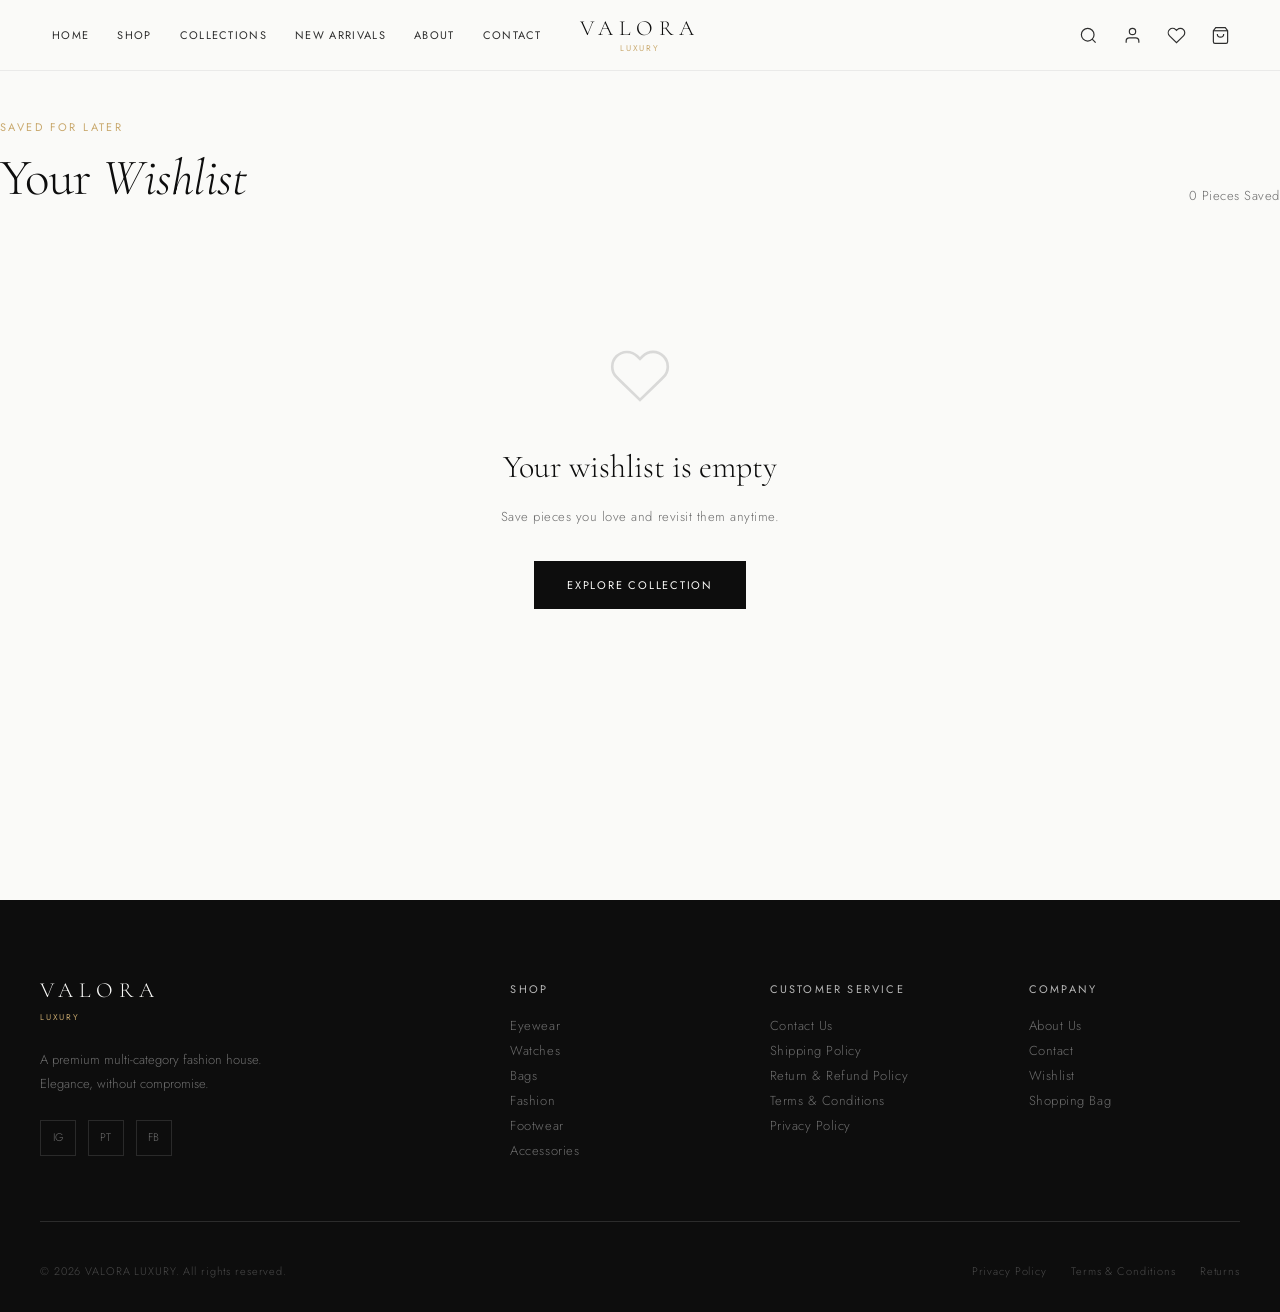
<file: wishlist.html>
<!DOCTYPE html>
<html lang="en">
<head>
<meta charset="UTF-8" />
<meta name="viewport" content="width=device-width, initial-scale=1.0" />
<title>Wishlist — VALORA LUXURY</title>
<meta name="description" content="Your saved VALORA LUXURY pieces." />
<link rel="icon" href="data:image/svg+xml,<svg xmlns=%22http://www.w3.org/2000/svg%22 viewBox=%220 0 100 100%22><text y=%22.9em%22 font-size=%2290%22 fill=%22%23c9a96e%22>V</text></svg>" />
<link rel="stylesheet" href="css/style.css" />
</head>
<body>

<!-- ================= HEADER ================= -->
<header class="site-header">
  <div class="container header-inner">
    <button class="hamburger-btn" aria-label="Open menu"><span></span><span></span><span></span></button>
    <nav class="header-nav" aria-label="Primary">
      <ul class="nav-list">
        <li><a href="index.html">Home</a></li>
        <li><a href="shop.html">Shop</a></li>
        <li><a href="shop.html">Collections</a></li>
        <li><a href="shop.html?new=true">New Arrivals</a></li>
        <li><a href="about.html">About</a></li>
        <li><a href="contact.html">Contact</a></li>
      </ul>
    </nav>
    <a href="index.html" class="header-logo">
      <span class="logo-wordmark">Valora</span>
      <span class="logo-tagline">Luxury</span>
    </a>
    <div class="header-actions">
      <button class="icon-btn search-trigger" data-search-trigger aria-label="Search">
        <svg width="19" height="19" viewBox="0 0 24 24" fill="none" stroke="currentColor" stroke-width="1.5"><circle cx="11" cy="11" r="8"/><line x1="21" y1="21" x2="16.65" y2="16.65"/></svg>
      </button>
      <a href="contact.html" class="icon-btn account-trigger" aria-label="Account">
        <svg width="19" height="19" viewBox="0 0 24 24" fill="none" stroke="currentColor" stroke-width="1.5"><path d="M20 21v-2a4 4 0 0 0-4-4H8a4 4 0 0 0-4 4v2"/><circle cx="12" cy="7" r="4"/></svg>
      </a>
      <a href="wishlist.html" class="icon-btn" aria-label="Wishlist">
        <svg width="19" height="19" viewBox="0 0 24 24" fill="none" stroke="currentColor" stroke-width="1.5"><path d="M20.8 4.6a5.5 5.5 0 0 0-7.8 0L12 5.6l-1-1a5.5 5.5 0 0 0-7.8 7.8l1 1L12 21l7.8-7.6 1-1a5.5 5.5 0 0 0 0-7.8z"/></svg>
        <span class="cart-badge" data-wishlist-count style="display:none;">0</span>
      </a>
      <a href="cart.html" class="icon-btn" aria-label="Cart">
        <svg width="19" height="19" viewBox="0 0 24 24" fill="none" stroke="currentColor" stroke-width="1.5"><path d="M6 2 3 6v14a2 2 0 0 0 2 2h14a2 2 0 0 0 2-2V6l-3-4Z"/><path d="M3 6h18"/><path d="M16 10a4 4 0 0 1-8 0"/></svg>
        <span class="cart-badge" data-cart-count style="display:none;">0</span>
      </a>
    </div>
  </div>
</header>

<nav class="mobile-nav" aria-label="Mobile">
  <ul class="mobile-nav-list">
    <li><a href="index.html">Home</a></li>
    <li><a href="shop.html">Shop</a></li>
    <li><a href="shop.html">Collections</a></li>
    <li><a href="shop.html?new=true">New Arrivals</a></li>
    <li><a href="about.html">About</a></li>
    <li><a href="contact.html">Contact</a></li>
  </ul>
  <div style="display:flex; gap: 1rem;">
    <a href="wishlist.html" class="btn btn--outline" style="flex:1;">Wishlist</a>
    <a href="cart.html" class="btn btn--primary" style="flex:1;">Cart</a>
  </div>
</nav>

<div class="search-overlay">
  <div class="search-box">
    <div class="search-input-wrap">
      <input type="text" placeholder="Search products, categories…" autocomplete="off" />
      <button class="search-close">Close ✕</button>
    </div>
    <div class="search-results"></div>
  </div>
</div>

<main data-wishlist-page>
  <div class="container wishlist-page">

    <div style="margin-bottom: 2.5rem; display:flex; align-items:flex-end; justify-content:space-between; flex-wrap:wrap; gap:1rem;">
      <div>
        <span class="section-label">Saved For Later</span>
        <h1 class="section-title">Your <em>Wishlist</em></h1>
      </div>
      <span class="results-count" data-wishlist-page-count>0 Pieces Saved</span>
    </div>

    <!-- EMPTY STATE -->
    <div class="empty-state" data-wishlist-empty style="display:none;">
      <svg class="empty-state-icon" viewBox="0 0 24 24" fill="none" stroke="currentColor" stroke-width="1"><path d="M20.8 4.6a5.5 5.5 0 0 0-7.8 0L12 5.6l-1-1a5.5 5.5 0 0 0-7.8 7.8l1 1L12 21l7.8-7.6 1-1a5.5 5.5 0 0 0 0-7.8z"/></svg>
      <h3 class="empty-state-title">Your wishlist is empty</h3>
      <p class="empty-state-body">Save pieces you love and revisit them anytime.</p>
      <a href="shop.html" class="btn btn--primary">Explore Collection</a>
    </div>

    <div class="product-grid" data-wishlist-grid></div>

  </div>
</main>

<!-- ================= FOOTER ================= -->
<footer class="site-footer">
  <div class="container">
    <div class="footer-top">
      <div class="footer-brand">
        <span class="logo-wordmark">Valora</span>
        <span class="logo-tagline">Luxury</span>
        <p class="footer-brand-desc">A premium multi-category fashion house. Elegance, without compromise.</p>
        <div class="footer-social">
          <a href="#" class="social-link" aria-label="Instagram">IG</a>
          <a href="#" class="social-link" aria-label="Pinterest">PT</a>
          <a href="#" class="social-link" aria-label="Facebook">FB</a>
        </div>
      </div>
      <div>
        <h4 class="footer-col-title">Shop</h4>
        <div class="footer-links">
          <a href="shop.html?category=eyewear">Eyewear</a>
          <a href="shop.html?category=watches">Watches</a>
          <a href="shop.html?category=bags">Bags</a>
          <a href="shop.html?category=fashion">Fashion</a>
          <a href="shop.html?category=footwear">Footwear</a>
          <a href="shop.html?category=accessories">Accessories</a>
        </div>
      </div>
      <div>
        <h4 class="footer-col-title">Customer Service</h4>
        <div class="footer-links">
          <a href="contact.html">Contact Us</a>
          <a href="shipping.html">Shipping Policy</a>
          <a href="returns.html">Return &amp; Refund Policy</a>
          <a href="terms.html">Terms &amp; Conditions</a>
          <a href="privacy.html">Privacy Policy</a>
        </div>
      </div>
      <div>
        <h4 class="footer-col-title">Company</h4>
        <div class="footer-links">
          <a href="about.html">About Us</a>
          <a href="contact.html">Contact</a>
          <a href="wishlist.html">Wishlist</a>
          <a href="cart.html">Shopping Bag</a>
        </div>
      </div>
    </div>
    <div class="footer-bottom">
      <p class="footer-copyright">© 2026 VALORA LUXURY. All rights reserved.</p>
      <div class="footer-legal">
        <a href="privacy.html">Privacy Policy</a>
        <a href="terms.html">Terms &amp; Conditions</a>
        <a href="returns.html">Returns</a>
      </div>
    </div>
  </div>
</footer>

<script src="js/products.js"></script>
<script src="js/cart.js"></script>
<script src="js/wishlist.js"></script>
<script src="js/ui.js"></script>
<script src="js/wishlist-page.js"></script>
</body>
</html>
</file>
<file: css/style.css>
/* =====================================================
   VALORA LUXURY — Design System & Global Styles
   ===================================================== */

/* --- Google Fonts Import --- */
@import url('https://fonts.googleapis.com/css2?family=Cormorant+Garamond:ital,wght@0,300;0,400;0,500;0,600;1,300;1,400&family=Jost:wght@200;300;400;500&display=swap');

/* --- CSS Custom Properties (Design Tokens) --- */
:root {
  /* Palette */
  --color-obsidian:   #0d0d0d;
  --color-jet:        #1a1a1a;
  --color-graphite:   #2e2e2e;
  --color-stone:      #6b6b6b;
  --color-silver:     #a8a8a8;
  --color-silk:       #e8e4de;
  --color-ivory:      #f5f2ed;
  --color-white:      #fafaf8;
  --color-champagne:  #c9a96e;
  --color-gold-muted: #b8963e;
  --color-gold-pale:  #e8d5a3;

  /* Typography */
  --font-display: 'Cormorant Garamond', Georgia, serif;
  --font-body:    'Jost', 'Helvetica Neue', sans-serif;

  /* Type Scale */
  --text-xs:   0.6875rem;   /* 11px */
  --text-sm:   0.8125rem;   /* 13px */
  --text-base: 0.9375rem;   /* 15px */
  --text-md:   1.0625rem;   /* 17px */
  --text-lg:   1.25rem;     /* 20px */
  --text-xl:   1.5rem;      /* 24px */
  --text-2xl:  2rem;        /* 32px */
  --text-3xl:  2.75rem;     /* 44px */
  --text-4xl:  3.75rem;     /* 60px */
  --text-5xl:  5rem;        /* 80px */

  /* Spacing */
  --space-1:  0.25rem;
  --space-2:  0.5rem;
  --space-3:  0.75rem;
  --space-4:  1rem;
  --space-5:  1.25rem;
  --space-6:  1.5rem;
  --space-8:  2rem;
  --space-10: 2.5rem;
  --space-12: 3rem;
  --space-16: 4rem;
  --space-20: 5rem;
  --space-24: 6rem;
  --space-32: 8rem;

  /* Layout */
  --max-width:    1400px;
  --gutter:       clamp(1.25rem, 4vw, 2.5rem);

  /* Borders */
  --border-fine:   1px solid rgba(168, 168, 168, 0.2);
  --border-medium: 1px solid rgba(168, 168, 168, 0.4);

  /* Transitions */
  --ease-luxury:  cubic-bezier(0.25, 0.1, 0.25, 1);
  --ease-reveal:  cubic-bezier(0.16, 1, 0.3, 1);
  --dur-fast:     180ms;
  --dur-base:     320ms;
  --dur-slow:     500ms;

  /* Shadows */
  --shadow-card:  0 2px 20px rgba(0,0,0,0.07);
  --shadow-hover: 0 8px 40px rgba(0,0,0,0.13);
  --shadow-modal: 0 24px 80px rgba(0,0,0,0.22);
}

/* --- Reset & Base --- */
*, *::before, *::after { box-sizing: border-box; margin: 0; padding: 0; }

html {
  font-size: 16px;
  scroll-behavior: smooth;
  -webkit-text-size-adjust: 100%;
}

body {
  font-family: var(--font-body);
  font-weight: 300;
  font-size: var(--text-base);
  line-height: 1.7;
  color: var(--color-graphite);
  background-color: var(--color-white);
  -webkit-font-smoothing: antialiased;
  -moz-osx-font-smoothing: grayscale;
  overflow-x: hidden;
}

img {
  display: block;
  max-width: 100%;
  height: auto;
}

a {
  color: inherit;
  text-decoration: none;
}

ul, ol { list-style: none; }

button {
  border: none;
  background: none;
  cursor: pointer;
  font-family: var(--font-body);
}

input, textarea, select {
  font-family: var(--font-body);
  font-size: var(--text-base);
}

/* --- Utility Classes --- */
.container {
  width: 100%;
  max-width: var(--max-width);
  margin-inline: auto;
  padding-inline: var(--gutter);
}

.sr-only {
  position: absolute;
  width: 1px;
  height: 1px;
  padding: 0;
  margin: -1px;
  overflow: hidden;
  clip: rect(0,0,0,0);
  white-space: nowrap;
  border: 0;
}

.section-label {
  font-family: var(--font-body);
  font-size: var(--text-xs);
  font-weight: 400;
  letter-spacing: 0.22em;
  text-transform: uppercase;
  color: var(--color-champagne);
  display: block;
  margin-bottom: var(--space-3);
}

.section-title {
  font-family: var(--font-display);
  font-size: clamp(var(--text-2xl), 4vw, var(--text-4xl));
  font-weight: 300;
  line-height: 1.15;
  color: var(--color-obsidian);
  letter-spacing: -0.01em;
}

.section-title em {
  font-style: italic;
  font-weight: 300;
}

.divider {
  width: 40px;
  height: 1px;
  background: var(--color-champagne);
  margin: var(--space-6) 0;
}

.divider--center { margin-inline: auto; }

/* --- Buttons --- */
.btn {
  display: inline-flex;
  align-items: center;
  justify-content: center;
  gap: var(--space-2);
  font-family: var(--font-body);
  font-size: var(--text-xs);
  font-weight: 400;
  letter-spacing: 0.16em;
  text-transform: uppercase;
  padding: 0.875rem 2rem;
  border: 1px solid transparent;
  transition: all var(--dur-base) var(--ease-luxury);
  cursor: pointer;
  white-space: nowrap;
  position: relative;
  overflow: hidden;
}

.btn--primary {
  background: var(--color-obsidian);
  color: var(--color-white);
  border-color: var(--color-obsidian);
}

.btn--primary:hover {
  background: var(--color-graphite);
  border-color: var(--color-graphite);
}

.btn--outline {
  background: transparent;
  color: var(--color-obsidian);
  border-color: var(--color-obsidian);
}

.btn--outline:hover {
  background: var(--color-obsidian);
  color: var(--color-white);
}

.btn--outline-light {
  background: transparent;
  color: var(--color-white);
  border-color: rgba(255,255,255,0.6);
}

.btn--outline-light:hover {
  background: var(--color-white);
  color: var(--color-obsidian);
}

.btn--gold {
  background: var(--color-champagne);
  color: var(--color-obsidian);
  border-color: var(--color-champagne);
}

.btn--gold:hover {
  background: var(--color-gold-muted);
  border-color: var(--color-gold-muted);
}

.btn--full { width: 100%; }

.btn:disabled {
  opacity: 0.45;
  cursor: not-allowed;
}

/* --- Icon Button --- */
.icon-btn {
  display: flex;
  align-items: center;
  justify-content: center;
  width: 2.5rem;
  height: 2.5rem;
  border-radius: 50%;
  transition: background var(--dur-fast) var(--ease-luxury);
  color: var(--color-obsidian);
}

.icon-btn:hover {
  background: rgba(0,0,0,0.06);
}

/* =====================================================
   HEADER / NAVIGATION
   ===================================================== */

.site-header {
  position: fixed;
  top: 0;
  left: 0;
  right: 0;
  z-index: 1000;
  background: rgba(250, 250, 248, 0.96);
  backdrop-filter: blur(12px);
  -webkit-backdrop-filter: blur(12px);
  border-bottom: var(--border-fine);
  transition: box-shadow var(--dur-base) var(--ease-luxury);
}

.site-header.scrolled {
  box-shadow: 0 2px 24px rgba(0,0,0,0.06);
}

.header-inner {
  display: grid;
  grid-template-columns: 1fr auto 1fr;
  align-items: center;
  height: 70px;
  gap: var(--space-4);
}

/* Logo */
.header-logo {
  display: flex;
  flex-direction: column;
  line-height: 1;
  grid-column: 2;
  text-align: center;
}

.logo-wordmark {
  font-family: var(--font-display);
  font-size: 1.35rem;
  font-weight: 300;
  letter-spacing: 0.28em;
  text-transform: uppercase;
  color: var(--color-obsidian);
  line-height: 1;
}

.logo-tagline {
  font-size: 0.52rem;
  letter-spacing: 0.22em;
  text-transform: uppercase;
  color: var(--color-champagne);
  margin-top: 0.25rem;
  font-weight: 400;
}

/* Primary Nav */
.header-nav {
  grid-column: 1;
  display: flex;
  align-items: center;
}

.nav-list {
  display: flex;
  gap: var(--space-1);
  align-items: center;
}

.nav-list a {
  font-size: var(--text-xs);
  font-weight: 400;
  letter-spacing: 0.12em;
  text-transform: uppercase;
  color: var(--color-graphite);
  padding: var(--space-2) var(--space-3);
  transition: color var(--dur-fast) var(--ease-luxury);
  position: relative;
}

.nav-list a::after {
  content: '';
  position: absolute;
  bottom: 0;
  left: var(--space-3);
  right: var(--space-3);
  height: 1px;
  background: var(--color-champagne);
  transform: scaleX(0);
  transition: transform var(--dur-base) var(--ease-luxury);
  transform-origin: center;
}

.nav-list a:hover { color: var(--color-obsidian); }
.nav-list a:hover::after { transform: scaleX(1); }

/* Header Actions */
.header-actions {
  grid-column: 3;
  display: flex;
  align-items: center;
  justify-content: flex-end;
  gap: var(--space-1);
}

.header-actions .icon-btn {
  position: relative;
  color: var(--color-graphite);
}

.header-actions .icon-btn:hover { color: var(--color-obsidian); }

.cart-badge {
  position: absolute;
  top: 2px;
  right: 2px;
  min-width: 16px;
  height: 16px;
  background: var(--color-champagne);
  color: var(--color-obsidian);
  border-radius: 8px;
  font-size: 0.55rem;
  font-weight: 500;
  letter-spacing: 0;
  display: flex;
  align-items: center;
  justify-content: center;
  padding: 0 3px;
  line-height: 1;
}

/* Hamburger */
.hamburger-btn {
  display: none;
  flex-direction: column;
  gap: 5px;
  padding: var(--space-2);
  color: var(--color-obsidian);
}

.hamburger-btn span {
  display: block;
  width: 22px;
  height: 1px;
  background: currentColor;
  transition: all var(--dur-base) var(--ease-luxury);
  transform-origin: center;
}

.hamburger-btn.open span:nth-child(1) { transform: translateY(6px) rotate(45deg); }
.hamburger-btn.open span:nth-child(2) { opacity: 0; }
.hamburger-btn.open span:nth-child(3) { transform: translateY(-6px) rotate(-45deg); }

/* Mobile Nav Drawer */
.mobile-nav {
  display: none;
  position: fixed;
  top: 70px;
  left: 0;
  right: 0;
  bottom: 0;
  background: var(--color-white);
  z-index: 999;
  overflow-y: auto;
  padding: var(--space-8) var(--gutter);
  transform: translateX(-100%);
  transition: transform var(--dur-slow) var(--ease-reveal);
}

.mobile-nav.open { transform: translateX(0); }

.mobile-nav-list {
  display: flex;
  flex-direction: column;
  gap: var(--space-1);
  border-bottom: var(--border-fine);
  padding-bottom: var(--space-8);
  margin-bottom: var(--space-8);
}

.mobile-nav-list a {
  display: block;
  font-family: var(--font-display);
  font-size: var(--text-xl);
  font-weight: 300;
  color: var(--color-obsidian);
  padding: var(--space-3) 0;
  border-bottom: var(--border-fine);
  letter-spacing: 0.02em;
  transition: color var(--dur-fast) var(--ease-luxury);
}

.mobile-nav-list a:hover { color: var(--color-champagne); }

/* Search Overlay */
.search-overlay {
  display: none;
  position: fixed;
  inset: 0;
  background: rgba(13,13,13,0.9);
  z-index: 1100;
  align-items: center;
  justify-content: center;
  padding: var(--gutter);
}

.search-overlay.active { display: flex; }

.search-box {
  width: 100%;
  max-width: 600px;
}

.search-input-wrap {
  display: flex;
  align-items: center;
  border-bottom: 1px solid rgba(255,255,255,0.4);
  padding-bottom: var(--space-4);
}

.search-input-wrap input {
  flex: 1;
  background: none;
  border: none;
  outline: none;
  color: var(--color-white);
  font-family: var(--font-display);
  font-size: clamp(var(--text-xl), 4vw, var(--text-3xl));
  font-weight: 300;
  letter-spacing: 0.02em;
}

.search-input-wrap input::placeholder { color: rgba(255,255,255,0.3); }

.search-close {
  color: var(--color-silver);
  font-size: var(--text-xs);
  letter-spacing: 0.12em;
  text-transform: uppercase;
  padding: var(--space-2);
  transition: color var(--dur-fast);
}

.search-close:hover { color: var(--color-white); }

.search-results {
  margin-top: var(--space-8);
  color: var(--color-silver);
  font-size: var(--text-sm);
  letter-spacing: 0.06em;
}

.search-result-item {
  display: flex;
  align-items: center;
  gap: var(--space-4);
  padding: var(--space-4) 0;
  border-bottom: 1px solid rgba(255,255,255,0.08);
  color: var(--color-white);
  transition: color var(--dur-fast);
}

.search-result-item:hover { color: var(--color-champagne); }

.search-result-img {
  width: 48px;
  height: 48px;
  object-fit: cover;
  background: var(--color-graphite);
  flex-shrink: 0;
}

/* =====================================================
   HERO SECTION
   ===================================================== */

.hero {
  min-height: 100svh;
  display: grid;
  grid-template-rows: 1fr auto;
  position: relative;
  background: var(--color-obsidian);
  overflow: hidden;
  padding-top: 70px;
}

.hero-bg {
  position: absolute;
  inset: 0;
  background:
    linear-gradient(160deg, rgba(13,13,13,0.7) 0%, rgba(13,13,13,0.3) 50%, rgba(13,13,13,0.55) 100%);
  z-index: 1;
}

/* SVG/CSS placeholder hero background - editorial texture */
.hero-visual {
  position: absolute;
  inset: 0;
  background:
    radial-gradient(ellipse 80% 60% at 70% 40%, rgba(201,169,110,0.07) 0%, transparent 60%),
    linear-gradient(135deg, #0d0d0d 0%, #1a1a1a 40%, #141210 100%);
  overflow: hidden;
}

.hero-visual::before {
  content: '';
  position: absolute;
  top: 15%;
  right: 8%;
  width: 42%;
  height: 72%;
  background: linear-gradient(160deg, rgba(201,169,110,0.08) 0%, rgba(201,169,110,0.03) 100%);
  border: 1px solid rgba(201,169,110,0.1);
  border-radius: 2px;
}

.hero-visual::after {
  content: '';
  position: absolute;
  top: 25%;
  right: 12%;
  width: 34%;
  height: 55%;
  background: linear-gradient(160deg, rgba(255,255,255,0.04) 0%, transparent 100%);
  border: 1px solid rgba(255,255,255,0.05);
  border-radius: 2px;
}

.hero-content {
  position: relative;
  z-index: 2;
  display: flex;
  flex-direction: column;
  justify-content: center;
  padding: var(--space-32) 0 var(--space-16);
  min-height: calc(100svh - 70px);
}

.hero-eyebrow {
  font-size: var(--text-xs);
  letter-spacing: 0.28em;
  text-transform: uppercase;
  color: var(--color-champagne);
  margin-bottom: var(--space-6);
  display: flex;
  align-items: center;
  gap: var(--space-4);
}

.hero-eyebrow::before {
  content: '';
  width: 30px;
  height: 1px;
  background: var(--color-champagne);
  flex-shrink: 0;
}

.hero-title {
  font-family: var(--font-display);
  font-size: clamp(3rem, 9vw, 7rem);
  font-weight: 300;
  line-height: 0.95;
  color: var(--color-white);
  letter-spacing: -0.02em;
  margin-bottom: var(--space-6);
}

.hero-title em {
  font-style: italic;
  color: rgba(255,255,255,0.85);
}

.hero-tagline {
  font-family: var(--font-display);
  font-size: clamp(var(--text-md), 2.5vw, var(--text-xl));
  font-weight: 300;
  font-style: italic;
  color: rgba(255,255,255,0.65);
  margin-bottom: var(--space-5);
  letter-spacing: 0.02em;
}

.hero-copy {
  font-size: var(--text-sm);
  font-weight: 300;
  color: rgba(255,255,255,0.5);
  letter-spacing: 0.08em;
  max-width: 38ch;
  line-height: 1.8;
  margin-bottom: var(--space-10);
}

.hero-ctas {
  display: flex;
  gap: var(--space-4);
  flex-wrap: wrap;
}

.hero-scroll {
  position: relative;
  z-index: 2;
  padding: var(--space-6) 0;
  display: flex;
  align-items: center;
  gap: var(--space-4);
  color: rgba(255,255,255,0.3);
  font-size: var(--text-xs);
  letter-spacing: 0.18em;
  text-transform: uppercase;
}

.hero-scroll-line {
  width: 1px;
  height: 48px;
  background: rgba(255,255,255,0.15);
  animation: scrollPulse 2s ease-in-out infinite;
}

@keyframes scrollPulse {
  0%, 100% { opacity: 0.15; }
  50% { opacity: 0.5; }
}

/* =====================================================
   TRUST BAR
   ===================================================== */

.trust-bar {
  background: var(--color-obsidian);
  border-top: var(--border-fine);
  padding: var(--space-5) 0;
}

.trust-bar-inner {
  display: flex;
  align-items: center;
  justify-content: space-between;
  gap: var(--space-6);
  flex-wrap: wrap;
}

.trust-item {
  display: flex;
  align-items: center;
  gap: var(--space-3);
  color: rgba(255,255,255,0.55);
  flex: 1;
  min-width: 150px;
}

.trust-item svg {
  color: var(--color-champagne);
  flex-shrink: 0;
}

.trust-item-label {
  font-size: var(--text-xs);
  letter-spacing: 0.1em;
  text-transform: uppercase;
  font-weight: 400;
  color: rgba(255,255,255,0.55);
  line-height: 1.3;
}

.trust-item-sub {
  font-size: 0.65rem;
  letter-spacing: 0.06em;
  color: rgba(255,255,255,0.3);
}

/* =====================================================
   COLLECTIONS GRID
   ===================================================== */

.section-collections {
  padding: var(--space-24) 0;
  background: var(--color-white);
}

.section-header {
  margin-bottom: var(--space-12);
}

.collections-grid {
  display: grid;
  grid-template-columns: repeat(3, 1fr);
  gap: 1px;
  background: var(--border-fine);
  border: 1px solid rgba(168,168,168,0.15);
}

.collection-card {
  position: relative;
  aspect-ratio: 4/5;
  overflow: hidden;
  cursor: pointer;
  background: var(--color-silk);
}

.collection-card:first-child {
  grid-row: span 2;
  aspect-ratio: unset;
}

.collection-card-img {
  position: absolute;
  inset: 0;
  width: 100%;
  height: 100%;
  object-fit: cover;
  transition: transform var(--dur-slow) var(--ease-luxury);
}

/* CSS placeholder images for collections */
.collection-card-img-placeholder {
  position: absolute;
  inset: 0;
  display: flex;
  align-items: center;
  justify-content: center;
}

.collection-card:nth-child(1) .collection-card-img-placeholder { background: linear-gradient(145deg, #1a1714 0%, #2a241e 100%); }
.collection-card:nth-child(2) .collection-card-img-placeholder { background: linear-gradient(145deg, #1c1c1c 0%, #0d0d0d 100%); }
.collection-card:nth-child(3) .collection-card-img-placeholder { background: linear-gradient(145deg, #1e1c18 0%, #12100d 100%); }
.collection-card:nth-child(4) .collection-card-img-placeholder { background: linear-gradient(145deg, #151414 0%, #1f1d1b 100%); }
.collection-card:nth-child(5) .collection-card-img-placeholder { background: linear-gradient(145deg, #181616 0%, #0f0e0d 100%); }
.collection-card:nth-child(6) .collection-card-img-placeholder { background: linear-gradient(145deg, #1a1918 0%, #111010 100%); }

.collection-card-overlay {
  position: absolute;
  inset: 0;
  background: linear-gradient(180deg, transparent 35%, rgba(0,0,0,0.72) 100%);
  transition: background var(--dur-slow) var(--ease-luxury);
  z-index: 1;
}

.collection-card:hover .collection-card-overlay {
  background: linear-gradient(180deg, transparent 20%, rgba(0,0,0,0.82) 100%);
}

.collection-card:hover .collection-card-img-placeholder img,
.collection-card:hover .collection-card-img { transform: scale(1.04); }

.collection-card-content {
  position: absolute;
  bottom: 0;
  left: 0;
  right: 0;
  padding: var(--space-8);
  z-index: 2;
  transform: translateY(4px);
  transition: transform var(--dur-slow) var(--ease-luxury);
}

.collection-card:hover .collection-card-content { transform: translateY(0); }

.collection-card-name {
  font-family: var(--font-display);
  font-size: var(--text-xl);
  font-weight: 300;
  color: var(--color-white);
  letter-spacing: 0.04em;
  margin-bottom: var(--space-2);
}

.collection-card-count {
  font-size: var(--text-xs);
  letter-spacing: 0.16em;
  text-transform: uppercase;
  color: rgba(255,255,255,0.5);
  display: flex;
  align-items: center;
  gap: var(--space-3);
}

.collection-card-count::before {
  content: '';
  width: 20px;
  height: 1px;
  background: var(--color-champagne);
}

/* Collection icon placeholders */
.collection-icon {
  width: 60px;
  height: 60px;
  opacity: 0.2;
}

/* =====================================================
   FEATURED PRODUCTS
   ===================================================== */

.section-products {
  padding: var(--space-24) 0;
  background: var(--color-ivory);
}

.section-products-header {
  display: flex;
  align-items: flex-end;
  justify-content: space-between;
  gap: var(--space-8);
  margin-bottom: var(--space-12);
  flex-wrap: wrap;
}

.product-grid {
  display: grid;
  grid-template-columns: repeat(4, 1fr);
  gap: var(--space-6);
}

/* Product Card */
.product-card {
  background: var(--color-white);
  position: relative;
  group: true;
}

.product-card-media {
  position: relative;
  aspect-ratio: 3/4;
  overflow: hidden;
  background: var(--color-silk);
}

.product-card-img {
  width: 100%;
  height: 100%;
  object-fit: cover;
  transition: transform var(--dur-slow) var(--ease-luxury);
}

.product-card-img-alt {
  position: absolute;
  inset: 0;
  width: 100%;
  height: 100%;
  object-fit: cover;
  opacity: 0;
  transition: opacity var(--dur-slow) var(--ease-luxury);
}

.product-card:hover .product-card-img { transform: scale(1.04); }
.product-card:hover .product-card-img-alt { opacity: 1; }

/* CSS product placeholder patterns */
.product-img-placeholder {
  width: 100%;
  height: 100%;
  display: flex;
  align-items: center;
  justify-content: center;
}

.product-card-badges {
  position: absolute;
  top: var(--space-4);
  left: var(--space-4);
  display: flex;
  flex-direction: column;
  gap: var(--space-2);
  z-index: 2;
}

.badge {
  font-size: 0.6rem;
  letter-spacing: 0.14em;
  text-transform: uppercase;
  padding: 0.25rem 0.6rem;
  font-weight: 400;
}

.badge--new { background: var(--color-obsidian); color: var(--color-white); }
.badge--sale { background: var(--color-champagne); color: var(--color-obsidian); }

.product-card-actions {
  position: absolute;
  top: var(--space-4);
  right: var(--space-4);
  display: flex;
  flex-direction: column;
  gap: var(--space-2);
  z-index: 2;
  opacity: 0;
  transform: translateX(8px);
  transition: all var(--dur-base) var(--ease-luxury);
}

.product-card:hover .product-card-actions {
  opacity: 1;
  transform: translateX(0);
}

.product-action-btn {
  width: 38px;
  height: 38px;
  background: var(--color-white);
  display: flex;
  align-items: center;
  justify-content: center;
  box-shadow: var(--shadow-card);
  color: var(--color-graphite);
  transition: all var(--dur-fast) var(--ease-luxury);
  border: var(--border-fine);
}

.product-action-btn:hover {
  background: var(--color-obsidian);
  color: var(--color-white);
  border-color: var(--color-obsidian);
}

.product-action-btn.wishlisted {
  background: var(--color-champagne);
  color: var(--color-obsidian);
  border-color: var(--color-champagne);
}

.product-card-body {
  padding: var(--space-4) 0;
}

.product-card-category {
  font-size: var(--text-xs);
  letter-spacing: 0.14em;
  text-transform: uppercase;
  color: var(--color-champagne);
  margin-bottom: var(--space-2);
}

.product-card-name {
  font-family: var(--font-display);
  font-size: var(--text-lg);
  font-weight: 400;
  color: var(--color-obsidian);
  line-height: 1.3;
  margin-bottom: var(--space-3);
}

.product-card-name a { transition: color var(--dur-fast); }
.product-card-name a:hover { color: var(--color-champagne); }

.product-card-pricing {
  display: flex;
  align-items: baseline;
  gap: var(--space-3);
}

.price-current {
  font-family: var(--font-display);
  font-size: var(--text-md);
  font-weight: 400;
  color: var(--color-obsidian);
  letter-spacing: 0.01em;
}

.price-original {
  font-size: var(--text-sm);
  color: var(--color-silver);
  text-decoration: line-through;
  letter-spacing: 0.01em;
}

.product-card-cta {
  margin-top: var(--space-4);
  opacity: 0;
  transform: translateY(6px);
  transition: all var(--dur-base) var(--ease-luxury);
}

.product-card:hover .product-card-cta {
  opacity: 1;
  transform: translateY(0);
}

/* Quick View Modal */
.quick-view-modal {
  display: none;
  position: fixed;
  inset: 0;
  z-index: 1200;
  align-items: center;
  justify-content: center;
  padding: var(--gutter);
}

.quick-view-modal.active { display: flex; }

.modal-backdrop {
  position: absolute;
  inset: 0;
  background: rgba(0,0,0,0.65);
  backdrop-filter: blur(4px);
}

.modal-inner {
  position: relative;
  background: var(--color-white);
  max-width: 900px;
  width: 100%;
  max-height: 90vh;
  overflow-y: auto;
  box-shadow: var(--shadow-modal);
  display: grid;
  grid-template-columns: 1fr 1fr;
}

.modal-close {
  position: absolute;
  top: var(--space-4);
  right: var(--space-4);
  width: 36px;
  height: 36px;
  display: flex;
  align-items: center;
  justify-content: center;
  color: var(--color-stone);
  z-index: 1;
  transition: color var(--dur-fast);
}

.modal-close:hover { color: var(--color-obsidian); }

.modal-image-side {
  background: var(--color-silk);
  aspect-ratio: 1;
  overflow: hidden;
}

.modal-image-side img {
  width: 100%;
  height: 100%;
  object-fit: cover;
}

.modal-content-side {
  padding: var(--space-10);
  display: flex;
  flex-direction: column;
  gap: var(--space-5);
}

/* =====================================================
   EDITORIAL STRIP
   ===================================================== */

.editorial-strip {
  padding: var(--space-24) 0;
  background: var(--color-obsidian);
  overflow: hidden;
}

.editorial-inner {
  display: grid;
  grid-template-columns: 1fr 1fr;
  gap: var(--space-16);
  align-items: center;
}

.editorial-text .section-label { color: var(--color-champagne); }
.editorial-text .section-title { color: var(--color-white); }
.editorial-text .divider { background: var(--color-champagne); }

.editorial-body {
  color: rgba(255,255,255,0.55);
  font-size: var(--text-sm);
  line-height: 1.9;
  letter-spacing: 0.04em;
  margin-bottom: var(--space-8);
}

.editorial-visual {
  position: relative;
  aspect-ratio: 4/5;
  background: var(--color-graphite);
  overflow: hidden;
}

.editorial-visual::before {
  content: '';
  position: absolute;
  inset: var(--space-6);
  border: 1px solid rgba(201,169,110,0.2);
  z-index: 1;
  pointer-events: none;
}

.editorial-grid {
  position: absolute;
  inset: 0;
  display: grid;
  grid-template-columns: 1fr 1fr;
  gap: 1px;
  background: rgba(255,255,255,0.05);
}

.editorial-grid-cell {
  background: var(--color-graphite);
}

/* =====================================================
   NEWSLETTER
   ===================================================== */

.section-newsletter {
  padding: var(--space-20) 0;
  background: var(--color-silk);
  text-align: center;
}

.newsletter-form {
  display: flex;
  max-width: 460px;
  margin: var(--space-8) auto 0;
  border: 1px solid rgba(168,168,168,0.35);
  background: var(--color-white);
}

.newsletter-input {
  flex: 1;
  border: none;
  background: none;
  padding: var(--space-4) var(--space-5);
  outline: none;
  font-size: var(--text-sm);
  letter-spacing: 0.04em;
  color: var(--color-graphite);
}

.newsletter-input::placeholder { color: var(--color-silver); }

.newsletter-submit {
  padding: var(--space-4) var(--space-6);
  background: var(--color-obsidian);
  color: var(--color-white);
  font-size: var(--text-xs);
  letter-spacing: 0.14em;
  text-transform: uppercase;
  white-space: nowrap;
  transition: background var(--dur-fast) var(--ease-luxury);
  border: none;
  cursor: pointer;
}

.newsletter-submit:hover { background: var(--color-graphite); }

.newsletter-note {
  margin-top: var(--space-4);
  font-size: var(--text-xs);
  color: var(--color-silver);
  letter-spacing: 0.06em;
}

/* =====================================================
   FOOTER
   ===================================================== */

.site-footer {
  background: var(--color-obsidian);
  padding: var(--space-20) 0 var(--space-8);
  color: rgba(255,255,255,0.5);
}

.footer-top {
  display: grid;
  grid-template-columns: 2fr 1fr 1fr 1fr;
  gap: var(--space-12);
  padding-bottom: var(--space-16);
  border-bottom: var(--border-fine);
  margin-bottom: var(--space-10);
}

.footer-brand .logo-wordmark {
  color: var(--color-white);
  display: block;
  margin-bottom: var(--space-2);
}

.footer-brand .logo-tagline { display: block; margin-bottom: var(--space-6); }

.footer-brand-desc {
  font-size: var(--text-sm);
  line-height: 1.85;
  color: rgba(255,255,255,0.4);
  max-width: 28ch;
  margin-bottom: var(--space-6);
}

.footer-social {
  display: flex;
  gap: var(--space-3);
}

.social-link {
  width: 36px;
  height: 36px;
  border: 1px solid rgba(255,255,255,0.12);
  display: flex;
  align-items: center;
  justify-content: center;
  color: rgba(255,255,255,0.4);
  font-size: var(--text-xs);
  letter-spacing: 0.04em;
  transition: all var(--dur-fast) var(--ease-luxury);
}

.social-link:hover {
  border-color: var(--color-champagne);
  color: var(--color-champagne);
}

.footer-col-title {
  font-size: var(--text-xs);
  letter-spacing: 0.2em;
  text-transform: uppercase;
  color: rgba(255,255,255,0.7);
  font-weight: 400;
  margin-bottom: var(--space-5);
}

.footer-links {
  display: flex;
  flex-direction: column;
  gap: var(--space-3);
}

.footer-links a {
  font-size: var(--text-sm);
  color: rgba(255,255,255,0.4);
  letter-spacing: 0.04em;
  transition: color var(--dur-fast);
  line-height: 1;
}

.footer-links a:hover { color: rgba(255,255,255,0.75); }

.footer-bottom {
  display: flex;
  align-items: center;
  justify-content: space-between;
  gap: var(--space-6);
  flex-wrap: wrap;
}

.footer-copyright {
  font-size: var(--text-xs);
  letter-spacing: 0.08em;
  color: rgba(255,255,255,0.25);
}

.footer-legal {
  display: flex;
  gap: var(--space-6);
}

.footer-legal a {
  font-size: var(--text-xs);
  letter-spacing: 0.08em;
  color: rgba(255,255,255,0.25);
  transition: color var(--dur-fast);
}

.footer-legal a:hover { color: rgba(255,255,255,0.5); }

/* =====================================================
   TOAST NOTIFICATION
   ===================================================== */

.toast-container {
  position: fixed;
  bottom: var(--space-6);
  right: var(--space-6);
  z-index: 2000;
  display: flex;
  flex-direction: column;
  gap: var(--space-3);
  max-width: 320px;
}

.toast {
  background: var(--color-obsidian);
  color: var(--color-white);
  padding: var(--space-4) var(--space-5);
  font-size: var(--text-sm);
  letter-spacing: 0.04em;
  display: flex;
  align-items: center;
  gap: var(--space-3);
  animation: toastSlide var(--dur-base) var(--ease-reveal) forwards;
  border-left: 3px solid var(--color-champagne);
}

.toast.removing {
  animation: toastFade var(--dur-base) var(--ease-luxury) forwards;
}

@keyframes toastSlide {
  from { transform: translateX(100%); opacity: 0; }
  to { transform: translateX(0); opacity: 1; }
}

@keyframes toastFade {
  from { transform: translateX(0); opacity: 1; }
  to { transform: translateX(100%); opacity: 0; }
}

/* =====================================================
   SHOP / FILTER BAR
   ===================================================== */

.shop-hero {
  padding: calc(70px + var(--space-16)) 0 var(--space-12);
  background: var(--color-ivory);
  border-bottom: var(--border-fine);
}

.shop-layout {
  display: grid;
  grid-template-columns: 260px 1fr;
  gap: var(--space-10);
  padding: var(--space-10) 0 var(--space-24);
  align-items: start;
}

.filters-sidebar {
  position: sticky;
  top: calc(70px + var(--space-6));
}

.filter-group {
  border-bottom: var(--border-fine);
  padding-bottom: var(--space-6);
  margin-bottom: var(--space-6);
}

.filter-group-title {
  font-size: var(--text-xs);
  letter-spacing: 0.18em;
  text-transform: uppercase;
  font-weight: 400;
  color: var(--color-obsidian);
  margin-bottom: var(--space-4);
  cursor: pointer;
  display: flex;
  align-items: center;
  justify-content: space-between;
}

.filter-group-title svg {
  transition: transform var(--dur-fast);
}

.filter-group.collapsed .filter-group-title svg { transform: rotate(-90deg); }
.filter-group.collapsed .filter-options { display: none; }

.filter-options {
  display: flex;
  flex-direction: column;
  gap: var(--space-3);
}

.filter-option {
  display: flex;
  align-items: center;
  gap: var(--space-3);
  cursor: pointer;
  font-size: var(--text-sm);
  color: var(--color-stone);
  transition: color var(--dur-fast);
}

.filter-option:hover { color: var(--color-obsidian); }

.filter-checkbox {
  width: 16px;
  height: 16px;
  border: 1px solid rgba(168,168,168,0.5);
  display: flex;
  align-items: center;
  justify-content: center;
  flex-shrink: 0;
  transition: all var(--dur-fast);
}

.filter-option.active .filter-checkbox {
  background: var(--color-obsidian);
  border-color: var(--color-obsidian);
}

.filter-option.active .filter-checkbox::after {
  content: '';
  width: 8px;
  height: 5px;
  border-left: 1.5px solid white;
  border-bottom: 1.5px solid white;
  transform: rotate(-45deg) translateY(-1px);
  display: block;
}

.filter-option.active { color: var(--color-obsidian); }

/* Price range */
.price-range-inputs {
  display: flex;
  gap: var(--space-3);
  align-items: center;
  margin-top: var(--space-3);
}

.price-range-inputs input {
  flex: 1;
  border: 1px solid rgba(168,168,168,0.35);
  padding: var(--space-2) var(--space-3);
  font-size: var(--text-sm);
  outline: none;
  color: var(--color-graphite);
  background: var(--color-white);
  transition: border-color var(--dur-fast);
}

.price-range-inputs input:focus { border-color: var(--color-champagne); }

/* Shop toolbar */
.shop-toolbar {
  display: flex;
  align-items: center;
  justify-content: space-between;
  gap: var(--space-4);
  margin-bottom: var(--space-8);
  padding-bottom: var(--space-4);
  border-bottom: var(--border-fine);
  flex-wrap: wrap;
}

.results-count {
  font-size: var(--text-sm);
  color: var(--color-stone);
  letter-spacing: 0.04em;
}

.sort-select {
  border: 1px solid rgba(168,168,168,0.35);
  padding: var(--space-2) var(--space-4);
  font-size: var(--text-xs);
  letter-spacing: 0.1em;
  text-transform: uppercase;
  color: var(--color-graphite);
  background: var(--color-white);
  outline: none;
  cursor: pointer;
  appearance: none;
  padding-right: var(--space-8);
  background-image: url("data:image/svg+xml,%3Csvg xmlns='http://www.w3.org/2000/svg' width='12' height='12' viewBox='0 0 24 24' fill='none' stroke='%236b6b6b' stroke-width='1.5'%3E%3Cpolyline points='6 9 12 15 18 9'%3E%3C/polyline%3E%3C/svg%3E");
  background-repeat: no-repeat;
  background-position: right 12px center;
  transition: border-color var(--dur-fast);
}

.sort-select:focus { border-color: var(--color-champagne); }

/* Mobile filter toggle */
.mobile-filter-btn {
  display: none;
  align-items: center;
  gap: var(--space-2);
  font-size: var(--text-xs);
  letter-spacing: 0.12em;
  text-transform: uppercase;
  color: var(--color-graphite);
  padding: var(--space-2) var(--space-4);
  border: var(--border-medium);
  background: var(--color-white);
}

/* =====================================================
   PRODUCT PAGE
   ===================================================== */

.product-page {
  padding: calc(70px + var(--space-12)) 0 var(--space-24);
}

.product-page-grid {
  display: grid;
  grid-template-columns: 1fr 1fr;
  gap: var(--space-16);
  align-items: start;
}

/* Gallery */
.product-gallery {
  position: sticky;
  top: calc(70px + var(--space-6));
  display: grid;
  grid-template-columns: 80px 1fr;
  gap: var(--space-3);
}

.gallery-thumbs {
  display: flex;
  flex-direction: column;
  gap: var(--space-2);
}

.gallery-thumb {
  aspect-ratio: 1;
  overflow: hidden;
  cursor: pointer;
  border: 2px solid transparent;
  transition: border-color var(--dur-fast);
  background: var(--color-silk);
}

.gallery-thumb.active { border-color: var(--color-obsidian); }

.gallery-thumb img {
  width: 100%;
  height: 100%;
  object-fit: cover;
  transition: transform var(--dur-base) var(--ease-luxury);
}

.gallery-thumb:hover img { transform: scale(1.06); }

.gallery-main {
  aspect-ratio: 4/5;
  overflow: hidden;
  background: var(--color-silk);
  cursor: zoom-in;
  position: relative;
}

.gallery-main img {
  width: 100%;
  height: 100%;
  object-fit: cover;
  transition: transform var(--dur-slow) var(--ease-luxury);
}

.gallery-main:hover img { transform: scale(1.03); }

/* Product details panel */
.product-details-panel {
  display: flex;
  flex-direction: column;
  gap: var(--space-6);
}

.product-breadcrumb {
  font-size: var(--text-xs);
  letter-spacing: 0.1em;
  color: var(--color-silver);
  display: flex;
  gap: var(--space-2);
  align-items: center;
}

.product-breadcrumb a:hover { color: var(--color-obsidian); }
.product-breadcrumb span { color: var(--color-silver); }

.product-title-area {
  border-bottom: var(--border-fine);
  padding-bottom: var(--space-6);
}

.product-category-tag {
  font-size: var(--text-xs);
  letter-spacing: 0.18em;
  text-transform: uppercase;
  color: var(--color-champagne);
  margin-bottom: var(--space-3);
}

.product-full-title {
  font-family: var(--font-display);
  font-size: clamp(var(--text-2xl), 3vw, var(--text-3xl));
  font-weight: 300;
  color: var(--color-obsidian);
  line-height: 1.2;
  letter-spacing: -0.01em;
}

.product-pricing-area {
  display: flex;
  align-items: baseline;
  gap: var(--space-4);
}

.product-price-current {
  font-family: var(--font-display);
  font-size: var(--text-2xl);
  font-weight: 400;
  color: var(--color-obsidian);
}

.product-price-original {
  font-size: var(--text-lg);
  color: var(--color-silver);
  text-decoration: line-through;
}

.product-price-save {
  font-size: var(--text-xs);
  letter-spacing: 0.1em;
  text-transform: uppercase;
  color: var(--color-champagne);
  background: rgba(201,169,110,0.12);
  padding: var(--space-1) var(--space-3);
}

/* Variants */
.variant-group {
  display: flex;
  flex-direction: column;
  gap: var(--space-3);
}

.variant-label {
  font-size: var(--text-xs);
  letter-spacing: 0.16em;
  text-transform: uppercase;
  color: var(--color-stone);
  display: flex;
  gap: var(--space-3);
}

.variant-selected {
  color: var(--color-obsidian);
  font-weight: 400;
}

.variant-options {
  display: flex;
  gap: var(--space-2);
  flex-wrap: wrap;
}

.variant-btn {
  min-width: 44px;
  height: 44px;
  border: 1px solid rgba(168,168,168,0.35);
  font-size: var(--text-sm);
  color: var(--color-graphite);
  padding: 0 var(--space-3);
  transition: all var(--dur-fast) var(--ease-luxury);
  cursor: pointer;
  background: var(--color-white);
}

.variant-btn:hover {
  border-color: var(--color-obsidian);
  color: var(--color-obsidian);
}

.variant-btn.active {
  background: var(--color-obsidian);
  color: var(--color-white);
  border-color: var(--color-obsidian);
}

.variant-btn.unavailable {
  opacity: 0.35;
  cursor: not-allowed;
  text-decoration: line-through;
}

/* Color swatches */
.color-swatch {
  width: 32px;
  height: 32px;
  border-radius: 50%;
  border: 2px solid transparent;
  cursor: pointer;
  transition: border-color var(--dur-fast);
  position: relative;
}

.color-swatch.active {
  border-color: var(--color-obsidian);
  outline: 2px solid white;
  outline-offset: -4px;
}

/* Quantity */
.quantity-row {
  display: flex;
  gap: var(--space-4);
  align-items: center;
}

.qty-control {
  display: flex;
  align-items: center;
  border: 1px solid rgba(168,168,168,0.35);
  height: 48px;
}

.qty-btn {
  width: 44px;
  height: 100%;
  display: flex;
  align-items: center;
  justify-content: center;
  font-size: var(--text-lg);
  color: var(--color-graphite);
  transition: all var(--dur-fast);
  cursor: pointer;
  background: none;
  border: none;
}

.qty-btn:hover {
  background: var(--color-silk);
  color: var(--color-obsidian);
}

.qty-value {
  width: 48px;
  text-align: center;
  font-size: var(--text-base);
  font-weight: 400;
  color: var(--color-obsidian);
  border: none;
  background: none;
  outline: none;
  -moz-appearance: textfield;
}

.qty-value::-webkit-outer-spin-button,
.qty-value::-webkit-inner-spin-button { -webkit-appearance: none; }

/* Product CTA row */
.product-cta-row {
  display: grid;
  grid-template-columns: 1fr auto;
  gap: var(--space-3);
}

/* Product info tabs */
.info-tabs {
  border-top: var(--border-fine);
  padding-top: var(--space-6);
}

.tab-triggers {
  display: flex;
  gap: 0;
  border-bottom: var(--border-fine);
  margin-bottom: var(--space-5);
}

.tab-trigger {
  font-size: var(--text-xs);
  letter-spacing: 0.14em;
  text-transform: uppercase;
  color: var(--color-stone);
  padding: var(--space-3) var(--space-5) var(--space-4);
  border-bottom: 2px solid transparent;
  transition: all var(--dur-fast);
  cursor: pointer;
  background: none;
  border: none;
  border-bottom: 2px solid transparent;
  margin-bottom: -1px;
}

.tab-trigger.active {
  color: var(--color-obsidian);
  border-bottom-color: var(--color-obsidian);
}

.tab-panel {
  display: none;
  font-size: var(--text-sm);
  color: var(--color-stone);
  line-height: 1.85;
  letter-spacing: 0.03em;
}

.tab-panel.active { display: block; }

.specs-table {
  width: 100%;
  border-collapse: collapse;
  font-size: var(--text-sm);
}

.specs-table tr {
  border-bottom: var(--border-fine);
}

.specs-table td {
  padding: var(--space-3) 0;
  color: var(--color-stone);
}

.specs-table td:first-child {
  font-weight: 400;
  color: var(--color-graphite);
  width: 40%;
  letter-spacing: 0.04em;
}

/* =====================================================
   CART PAGE
   ===================================================== */

.cart-page {
  padding: calc(70px + var(--space-12)) 0 var(--space-24);
  min-height: 100vh;
}

.cart-layout {
  display: grid;
  grid-template-columns: 1fr 360px;
  gap: var(--space-12);
  align-items: start;
}

.cart-items-header {
  display: grid;
  grid-template-columns: 3fr 1fr 1fr 1fr auto;
  gap: var(--space-4);
  padding-bottom: var(--space-4);
  border-bottom: var(--border-medium);
  font-size: var(--text-xs);
  letter-spacing: 0.14em;
  text-transform: uppercase;
  color: var(--color-stone);
  font-weight: 400;
}

.cart-item {
  display: grid;
  grid-template-columns: 3fr 1fr 1fr 1fr auto;
  gap: var(--space-4);
  align-items: center;
  padding: var(--space-6) 0;
  border-bottom: var(--border-fine);
}

.cart-item-product {
  display: flex;
  gap: var(--space-5);
  align-items: center;
}

.cart-item-img {
  width: 80px;
  height: 100px;
  object-fit: cover;
  background: var(--color-silk);
  flex-shrink: 0;
}

.cart-item-name {
  font-family: var(--font-display);
  font-size: var(--text-lg);
  font-weight: 400;
  color: var(--color-obsidian);
  margin-bottom: var(--space-1);
}

.cart-item-variant {
  font-size: var(--text-xs);
  color: var(--color-stone);
  letter-spacing: 0.08em;
}

.cart-price {
  font-family: var(--font-display);
  font-size: var(--text-md);
  color: var(--color-obsidian);
  font-weight: 400;
}

.cart-qty-control {
  display: flex;
  align-items: center;
  border: 1px solid rgba(168,168,168,0.35);
  width: fit-content;
}

.cart-qty-btn {
  width: 32px;
  height: 32px;
  display: flex;
  align-items: center;
  justify-content: center;
  background: none;
  border: none;
  cursor: pointer;
  color: var(--color-graphite);
  font-size: var(--text-md);
  transition: background var(--dur-fast);
}

.cart-qty-btn:hover { background: var(--color-silk); }

.cart-qty-value {
  width: 36px;
  text-align: center;
  font-size: var(--text-sm);
  border: none;
  background: none;
  outline: none;
  color: var(--color-obsidian);
}

.cart-remove-btn {
  color: var(--color-silver);
  width: 28px;
  height: 28px;
  display: flex;
  align-items: center;
  justify-content: center;
  transition: color var(--dur-fast);
  cursor: pointer;
  background: none;
  border: none;
}

.cart-remove-btn:hover { color: var(--color-obsidian); }

/* Cart summary panel */
.cart-summary {
  background: var(--color-ivory);
  padding: var(--space-8);
  position: sticky;
  top: calc(70px + var(--space-6));
}

.cart-summary-title {
  font-size: var(--text-xs);
  letter-spacing: 0.2em;
  text-transform: uppercase;
  color: var(--color-obsidian);
  margin-bottom: var(--space-6);
  font-weight: 400;
  padding-bottom: var(--space-4);
  border-bottom: var(--border-medium);
}

.cart-summary-row {
  display: flex;
  justify-content: space-between;
  align-items: center;
  padding: var(--space-3) 0;
  font-size: var(--text-sm);
  color: var(--color-stone);
}

.cart-summary-row.total {
  border-top: var(--border-medium);
  margin-top: var(--space-3);
  padding-top: var(--space-5);
  font-family: var(--font-display);
  font-size: var(--text-xl);
  font-weight: 400;
  color: var(--color-obsidian);
}

.cart-promo {
  display: flex;
  margin: var(--space-5) 0;
  border: 1px solid rgba(168,168,168,0.35);
}

.cart-promo-input {
  flex: 1;
  border: none;
  background: none;
  padding: var(--space-3) var(--space-4);
  font-size: var(--text-sm);
  outline: none;
  color: var(--color-graphite);
}

.cart-promo-btn {
  padding: var(--space-3) var(--space-4);
  background: none;
  border: none;
  border-left: 1px solid rgba(168,168,168,0.35);
  font-size: var(--text-xs);
  letter-spacing: 0.12em;
  text-transform: uppercase;
  color: var(--color-graphite);
  cursor: pointer;
  transition: all var(--dur-fast);
}

.cart-promo-btn:hover { background: var(--color-obsidian); color: var(--color-white); }

/* Empty state */
.empty-state {
  text-align: center;
  padding: var(--space-24) 0;
}

.empty-state-icon {
  width: 64px;
  height: 64px;
  margin: 0 auto var(--space-6);
  color: rgba(168,168,168,0.4);
}

.empty-state-title {
  font-family: var(--font-display);
  font-size: var(--text-2xl);
  font-weight: 300;
  color: var(--color-obsidian);
  margin-bottom: var(--space-3);
}

.empty-state-body {
  font-size: var(--text-sm);
  color: var(--color-stone);
  margin-bottom: var(--space-8);
  letter-spacing: 0.04em;
}

/* =====================================================
   WISHLIST PAGE
   ===================================================== */

.wishlist-page {
  padding: calc(70px + var(--space-12)) 0 var(--space-24);
  min-height: 100vh;
}

/* =====================================================
   CHECKOUT PAGE
   ===================================================== */

.checkout-page {
  padding: calc(70px + var(--space-12)) 0 var(--space-24);
  min-height: 100vh;
  background: var(--color-ivory);
}

.checkout-layout {
  display: grid;
  grid-template-columns: 1fr 400px;
  gap: var(--space-12);
  align-items: start;
}

.checkout-panel {
  background: var(--color-white);
  padding: var(--space-8);
}

.checkout-section-title {
  font-size: var(--text-xs);
  letter-spacing: 0.2em;
  text-transform: uppercase;
  color: var(--color-obsidian);
  font-weight: 400;
  margin-bottom: var(--space-6);
  padding-bottom: var(--space-4);
  border-bottom: var(--border-fine);
}

.form-grid {
  display: grid;
  grid-template-columns: 1fr 1fr;
  gap: var(--space-4);
}

.form-grid.cols-1 { grid-template-columns: 1fr; }

.form-field {
  display: flex;
  flex-direction: column;
  gap: var(--space-2);
}

.form-field.span-2 { grid-column: span 2; }

.form-label {
  font-size: var(--text-xs);
  letter-spacing: 0.14em;
  text-transform: uppercase;
  color: var(--color-stone);
  font-weight: 400;
}

.form-input {
  border: 1px solid rgba(168,168,168,0.4);
  padding: var(--space-3) var(--space-4);
  font-size: var(--text-sm);
  color: var(--color-graphite);
  background: var(--color-white);
  outline: none;
  transition: border-color var(--dur-fast);
  width: 100%;
}

.form-input:focus { border-color: var(--color-obsidian); }
.form-input::placeholder { color: var(--color-silver); }

.form-select {
  appearance: none;
  background-image: url("data:image/svg+xml,%3Csvg xmlns='http://www.w3.org/2000/svg' width='12' height='12' viewBox='0 0 24 24' fill='none' stroke='%236b6b6b' stroke-width='1.5'%3E%3Cpolyline points='6 9 12 15 18 9'%3E%3C/polyline%3E%3C/svg%3E");
  background-repeat: no-repeat;
  background-position: right 12px center;
  padding-right: 36px;
}

/* Payment method selector */
.payment-methods {
  display: flex;
  flex-direction: column;
  gap: var(--space-3);
  margin-bottom: var(--space-6);
}

.payment-method-option {
  display: flex;
  align-items: center;
  gap: var(--space-4);
  padding: var(--space-4) var(--space-5);
  border: 1px solid rgba(168,168,168,0.35);
  cursor: pointer;
  transition: all var(--dur-fast);
}

.payment-method-option.active {
  border-color: var(--color-obsidian);
  background: var(--color-ivory);
}

.payment-radio {
  width: 18px;
  height: 18px;
  border: 1px solid rgba(168,168,168,0.5);
  border-radius: 50%;
  display: flex;
  align-items: center;
  justify-content: center;
  flex-shrink: 0;
  transition: border-color var(--dur-fast);
}

.payment-method-option.active .payment-radio {
  border-color: var(--color-obsidian);
}

.payment-method-option.active .payment-radio::after {
  content: '';
  width: 8px;
  height: 8px;
  background: var(--color-obsidian);
  border-radius: 50%;
}

.payment-method-label {
  font-size: var(--text-sm);
  color: var(--color-graphite);
  letter-spacing: 0.04em;
}

.payment-method-sub {
  font-size: var(--text-xs);
  color: var(--color-silver);
  margin-top: 2px;
}

.payment-notice {
  background: var(--color-ivory);
  border: var(--border-fine);
  padding: var(--space-4) var(--space-5);
  font-size: var(--text-xs);
  color: var(--color-stone);
  letter-spacing: 0.04em;
  line-height: 1.7;
  display: flex;
  gap: var(--space-3);
  align-items: flex-start;
}

/* Order summary */
.order-summary-panel {
  background: var(--color-white);
  padding: var(--space-8);
  position: sticky;
  top: calc(70px + var(--space-6));
}

.order-item {
  display: flex;
  gap: var(--space-4);
  padding: var(--space-4) 0;
  border-bottom: var(--border-fine);
}

.order-item-img {
  width: 64px;
  height: 80px;
  object-fit: cover;
  background: var(--color-silk);
  flex-shrink: 0;
  position: relative;
}

.order-item-qty-badge {
  position: absolute;
  top: -8px;
  right: -8px;
  width: 20px;
  height: 20px;
  background: var(--color-obsidian);
  color: var(--color-white);
  border-radius: 50%;
  font-size: 0.6rem;
  display: flex;
  align-items: center;
  justify-content: center;
}

.order-item-details {
  flex: 1;
}

.order-item-name {
  font-family: var(--font-display);
  font-size: var(--text-md);
  color: var(--color-obsidian);
  font-weight: 400;
}

.order-item-variant {
  font-size: var(--text-xs);
  color: var(--color-stone);
  margin-top: var(--space-1);
}

.order-item-price {
  font-family: var(--font-display);
  font-size: var(--text-md);
  color: var(--color-obsidian);
  font-weight: 400;
  flex-shrink: 0;
}

/* =====================================================
   ABOUT PAGE
   ===================================================== */

.about-hero {
  min-height: 60vh;
  display: flex;
  align-items: center;
  background: var(--color-obsidian);
  padding: calc(70px + var(--space-24)) 0 var(--space-24);
  position: relative;
  overflow: hidden;
}

.about-hero-bg {
  position: absolute;
  inset: 0;
  background: radial-gradient(ellipse 60% 60% at 80% 50%, rgba(201,169,110,0.06) 0%, transparent 70%);
}

.about-hero-content {
  position: relative;
  max-width: 55ch;
}

.about-hero-title {
  font-family: var(--font-display);
  font-size: clamp(var(--text-3xl), 5vw, var(--text-5xl));
  font-weight: 300;
  color: var(--color-white);
  line-height: 1.1;
  letter-spacing: -0.02em;
  margin-bottom: var(--space-6);
}

.about-hero-body {
  font-size: var(--text-md);
  color: rgba(255,255,255,0.55);
  line-height: 1.85;
  letter-spacing: 0.03em;
}

.values-grid {
  display: grid;
  grid-template-columns: repeat(3, 1fr);
  gap: var(--space-1);
  background: var(--border-fine);
  margin: var(--space-24) 0;
}

.value-card {
  padding: var(--space-12);
  background: var(--color-white);
}

.value-number {
  font-family: var(--font-display);
  font-size: var(--text-3xl);
  color: rgba(201,169,110,0.25);
  font-weight: 300;
  line-height: 1;
  margin-bottom: var(--space-5);
}

.value-title {
  font-family: var(--font-display);
  font-size: var(--text-xl);
  font-weight: 300;
  color: var(--color-obsidian);
  margin-bottom: var(--space-4);
  letter-spacing: 0.02em;
}

.value-body {
  font-size: var(--text-sm);
  color: var(--color-stone);
  line-height: 1.85;
  letter-spacing: 0.03em;
}

/* =====================================================
   CONTACT PAGE
   ===================================================== */

.contact-page {
  padding: calc(70px + var(--space-12)) 0 var(--space-24);
  min-height: 100vh;
}

.contact-layout {
  display: grid;
  grid-template-columns: 1fr 1.4fr;
  gap: var(--space-16);
  align-items: start;
}

.contact-info-block {
  margin-bottom: var(--space-10);
}

.contact-info-label {
  font-size: var(--text-xs);
  letter-spacing: 0.18em;
  text-transform: uppercase;
  color: var(--color-champagne);
  margin-bottom: var(--space-2);
}

.contact-info-value {
  font-family: var(--font-display);
  font-size: var(--text-lg);
  color: var(--color-obsidian);
  font-weight: 300;
}

/* =====================================================
   POLICY PAGES
   ===================================================== */

.policy-page {
  padding: calc(70px + var(--space-16)) 0 var(--space-24);
  max-width: 720px;
  margin-inline: auto;
}

.policy-title {
  font-family: var(--font-display);
  font-size: clamp(var(--text-2xl), 4vw, var(--text-4xl));
  font-weight: 300;
  color: var(--color-obsidian);
  margin-bottom: var(--space-3);
}

.policy-date {
  font-size: var(--text-xs);
  color: var(--color-silver);
  letter-spacing: 0.1em;
  margin-bottom: var(--space-10);
}

.policy-body h2 {
  font-family: var(--font-display);
  font-size: var(--text-xl);
  font-weight: 300;
  color: var(--color-obsidian);
  margin: var(--space-10) 0 var(--space-4);
}

.policy-body p {
  font-size: var(--text-base);
  color: var(--color-stone);
  line-height: 1.85;
  letter-spacing: 0.03em;
  margin-bottom: var(--space-4);
}

.policy-body ul {
  padding-left: var(--space-6);
  margin-bottom: var(--space-4);
}

.policy-body li {
  font-size: var(--text-base);
  color: var(--color-stone);
  line-height: 1.75;
  letter-spacing: 0.03em;
  list-style: disc;
  margin-bottom: var(--space-2);
}

/* =====================================================
   PAGE TRANSITIONS & ANIMATIONS
   ===================================================== */

.fade-up {
  opacity: 0;
  transform: translateY(24px);
  transition: opacity var(--dur-slow) var(--ease-reveal), transform var(--dur-slow) var(--ease-reveal);
}

.fade-up.visible {
  opacity: 1;
  transform: translateY(0);
}

.fade-in {
  opacity: 0;
  transition: opacity var(--dur-slow) var(--ease-luxury);
}

.fade-in.visible { opacity: 1; }

/* Stagger delays */
.stagger-1 { transition-delay: 80ms; }
.stagger-2 { transition-delay: 160ms; }
.stagger-3 { transition-delay: 240ms; }
.stagger-4 { transition-delay: 320ms; }

/* =====================================================
   RESPONSIVE — TABLET
   ===================================================== */

@media (max-width: 1024px) {
  .header-nav { display: none; }
  .hamburger-btn { display: flex; }
  .mobile-nav { display: block; }

  .collections-grid {
    grid-template-columns: repeat(2, 1fr);
  }

  .collection-card:first-child {
    grid-column: span 2;
    grid-row: span 1;
    aspect-ratio: 16/7;
  }

  .product-grid { grid-template-columns: repeat(3, 1fr); }

  .footer-top { grid-template-columns: 1fr 1fr; gap: var(--space-10); }

  .editorial-inner { gap: var(--space-10); }

  .shop-layout { grid-template-columns: 220px 1fr; }

  .cart-layout { grid-template-columns: 1fr 300px; }

  .checkout-layout { grid-template-columns: 1fr 340px; }

  .product-page-grid { gap: var(--space-10); }

  .values-grid { grid-template-columns: 1fr 1fr; }
}

/* =====================================================
   RESPONSIVE — MOBILE
   ===================================================== */

@media (max-width: 768px) {
  :root { --gutter: 1.25rem; }

  .header-inner { grid-template-columns: auto 1fr auto; }
  .header-logo { grid-column: 2; text-align: center; }
  .header-actions { grid-column: 3; }
  .hamburger-btn { grid-column: 1; grid-row: 1; }

  /* Hide some header action icons on small mobile */
  .header-actions .search-trigger,
  .header-actions .account-trigger { display: none; }

  .hero-title { font-size: clamp(2.5rem, 12vw, 4.5rem); }
  .hero-ctas { flex-direction: column; }
  .hero-ctas .btn { width: 100%; max-width: 280px; }

  .trust-bar-inner { gap: var(--space-5); }
  .trust-item { min-width: 120px; }

  .collections-grid {
    grid-template-columns: 1fr 1fr;
  }

  .collection-card:first-child {
    grid-column: span 2;
    aspect-ratio: 4/3;
  }

  .product-grid { grid-template-columns: repeat(2, 1fr); gap: var(--space-4); }

  .editorial-inner { grid-template-columns: 1fr; }
  .editorial-visual { aspect-ratio: 4/3; order: -1; }

  .footer-top { grid-template-columns: 1fr 1fr; gap: var(--space-8); }
  .footer-bottom { flex-direction: column; text-align: center; }
  .footer-legal { flex-wrap: wrap; justify-content: center; gap: var(--space-4); }

  .section-products-header { flex-direction: column; align-items: flex-start; }

  /* Shop page */
  .mobile-filter-btn { display: flex; }
  .shop-layout { grid-template-columns: 1fr; }
  .filters-sidebar {
    display: none;
    position: fixed;
    inset: 0;
    top: 70px;
    z-index: 998;
    background: var(--color-white);
    padding: var(--space-8) var(--gutter);
    overflow-y: auto;
  }
  .filters-sidebar.open { display: block; }

  /* Cart page */
  .cart-layout { grid-template-columns: 1fr; }
  .cart-items-header { display: none; }
  .cart-item {
    grid-template-columns: 1fr;
    gap: var(--space-3);
    position: relative;
  }
  .cart-item-product { grid-column: 1; }
  .cart-remove-btn {
    position: absolute;
    top: var(--space-4);
    right: 0;
  }

  /* Checkout */
  .checkout-layout { grid-template-columns: 1fr; }
  .order-summary-panel { position: static; }
  .form-grid { grid-template-columns: 1fr; }
  .form-field.span-2 { grid-column: 1; }

  /* Product page */
  .product-page-grid { grid-template-columns: 1fr; }
  .product-gallery {
    grid-template-columns: 1fr;
    position: static;
  }
  .gallery-thumbs {
    flex-direction: row;
    order: 1;
    margin-top: var(--space-3);
  }
  .gallery-thumb { width: 70px; flex-shrink: 0; }
  .gallery-main { order: 0; }

  /* Modal */
  .modal-inner { grid-template-columns: 1fr; max-height: 95vh; }
  .modal-image-side { aspect-ratio: 3/2; }

  /* Contact */
  .contact-layout { grid-template-columns: 1fr; }

  /* Values */
  .values-grid { grid-template-columns: 1fr; }

  /* Product CTA row */
  .product-cta-row { grid-template-columns: 1fr; }

  /* Tab triggers */
  .tab-triggers { overflow-x: auto; }
  .tab-trigger { white-space: nowrap; }
}

@media (max-width: 480px) {
  .product-grid { grid-template-columns: repeat(2, 1fr); gap: var(--space-3); }
  .product-card-cta { display: none; }
  .collections-grid { grid-template-columns: 1fr; }
  .collection-card:first-child { grid-column: 1; aspect-ratio: 4/3; }
  .trust-item-sub { display: none; }
  .hero-copy { display: none; }
}

/* =====================================================
   PRINT
   ===================================================== */

@media print {
  .site-header, .site-footer, .hero-scroll { display: none; }
  .hero { min-height: auto; padding: var(--space-8) 0; }
}

/* =====================================================
   ACCESSIBILITY
   ===================================================== */

:focus-visible {
  outline: 2px solid var(--color-champagne);
  outline-offset: 3px;
}

@media (prefers-reduced-motion: reduce) {
  *, *::before, *::after {
    animation-duration: 0.01ms !important;
    transition-duration: 0.01ms !important;
  }
}

/* =====================================================
   LOADING STATE
   ===================================================== */

.skeleton {
  background: linear-gradient(90deg, var(--color-silk) 25%, rgba(232,228,222,0.5) 50%, var(--color-silk) 75%);
  background-size: 200% 100%;
  animation: skeleton-loading 1.4s ease-in-out infinite;
}

@keyframes skeleton-loading {
  0% { background-position: 200% 0; }
  100% { background-position: -200% 0; }
}

/* =====================================================
   CUSTOM SCROLLBAR
   ===================================================== */

::-webkit-scrollbar { width: 5px; height: 5px; }
::-webkit-scrollbar-track { background: transparent; }
::-webkit-scrollbar-thumb { background: rgba(168,168,168,0.3); border-radius: 0; }
::-webkit-scrollbar-thumb:hover { background: rgba(168,168,168,0.55); }
</file>
